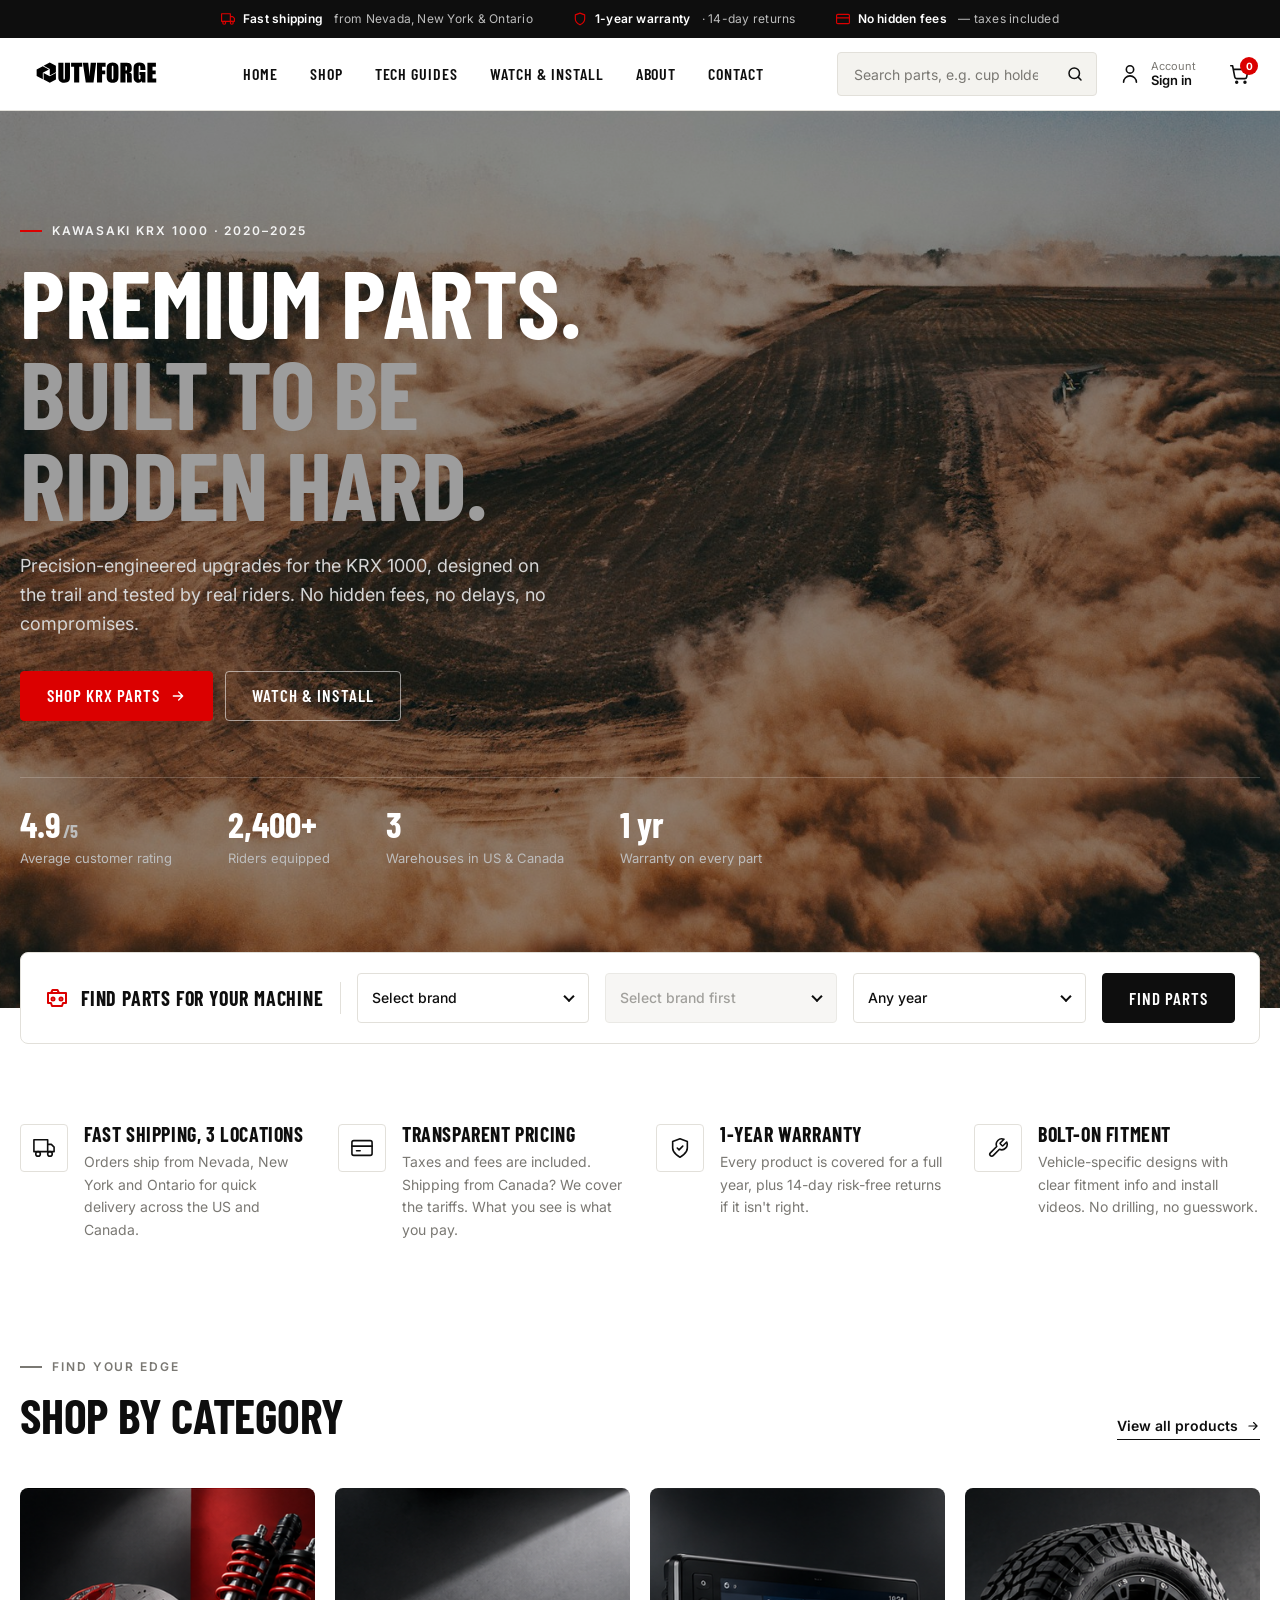
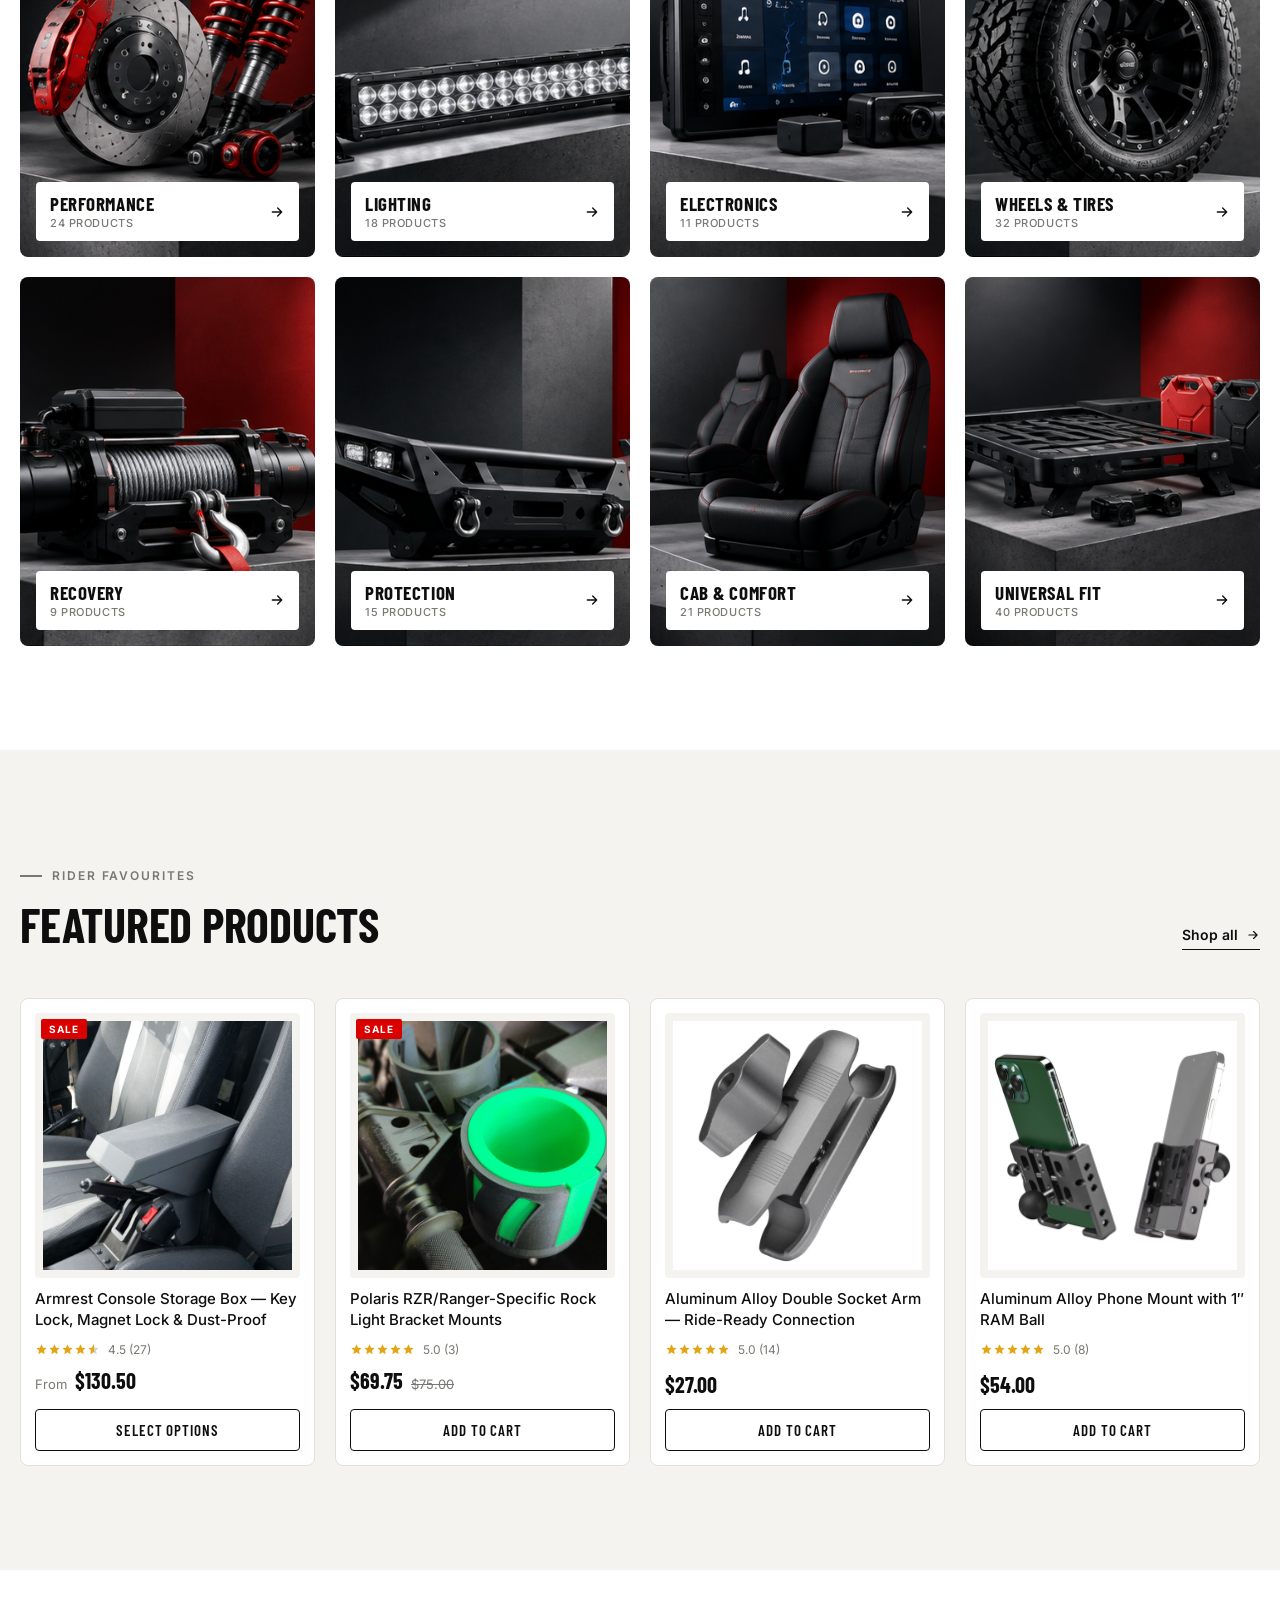
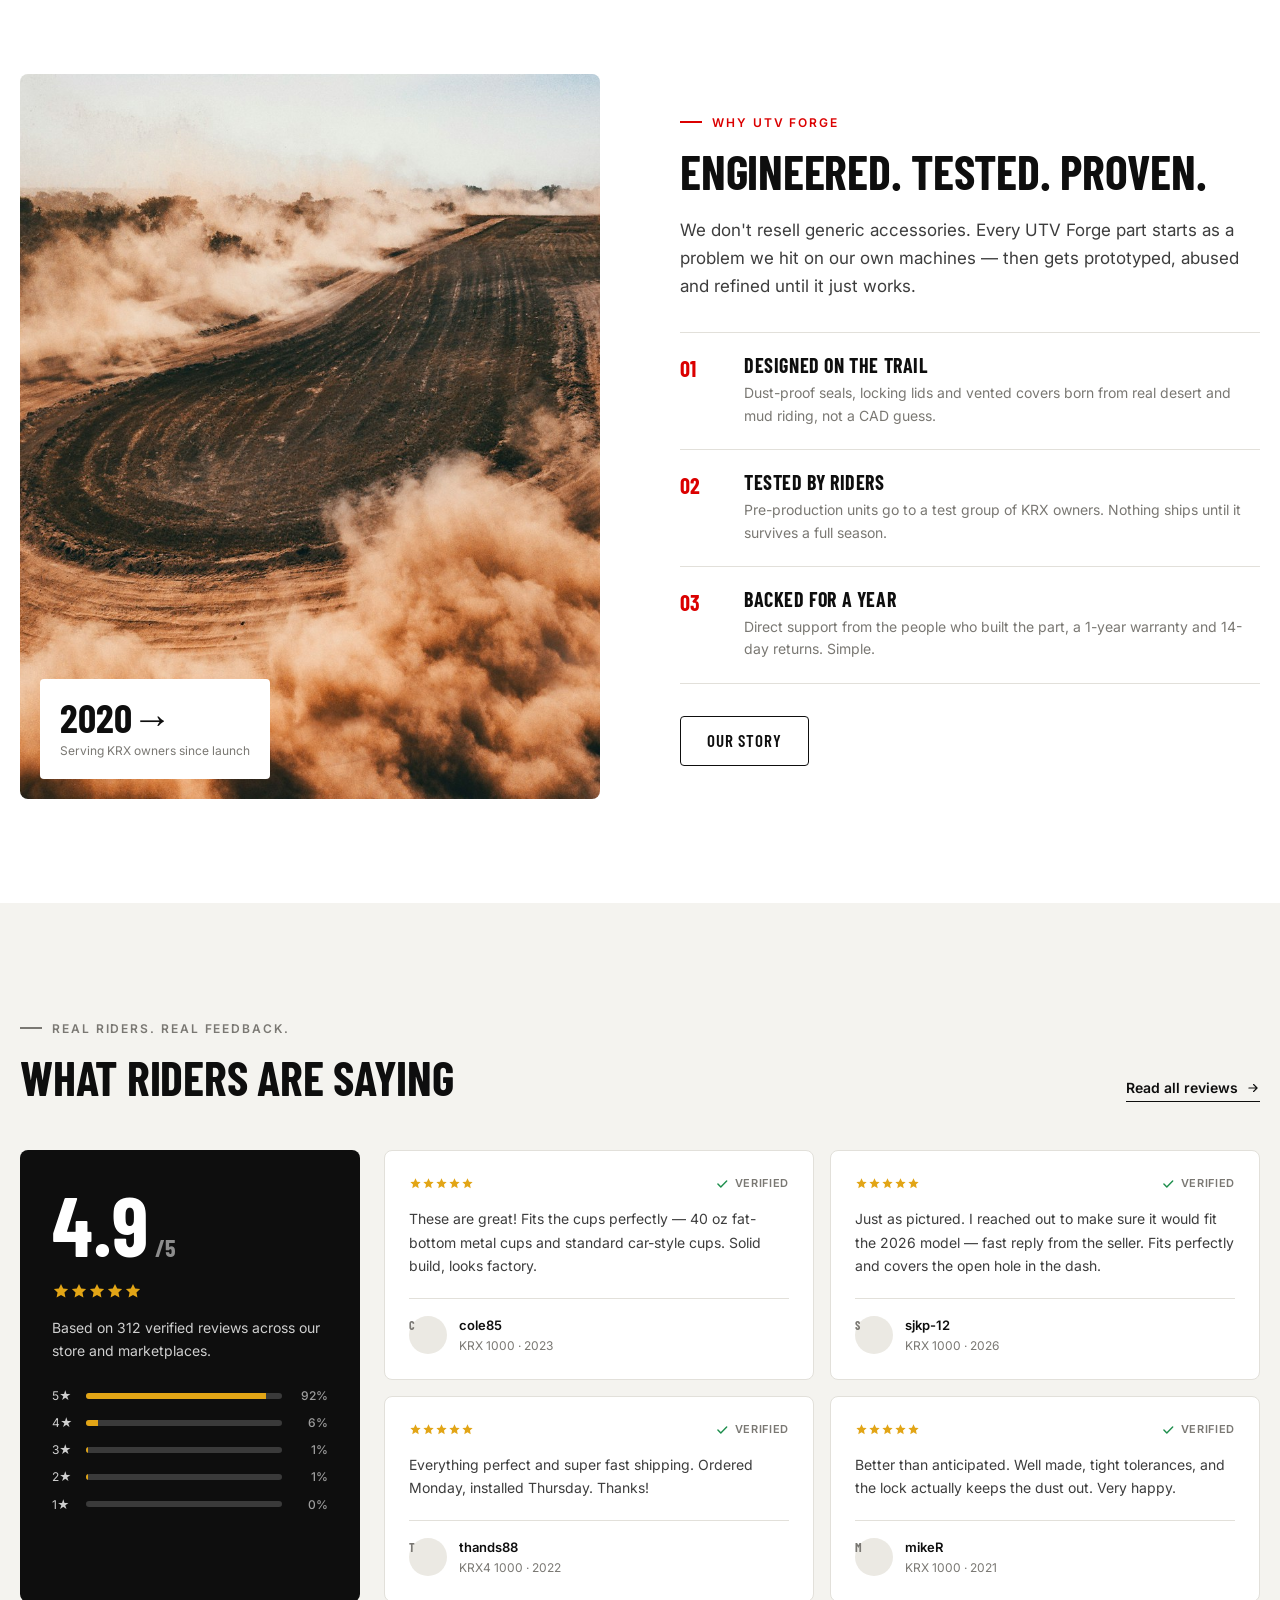
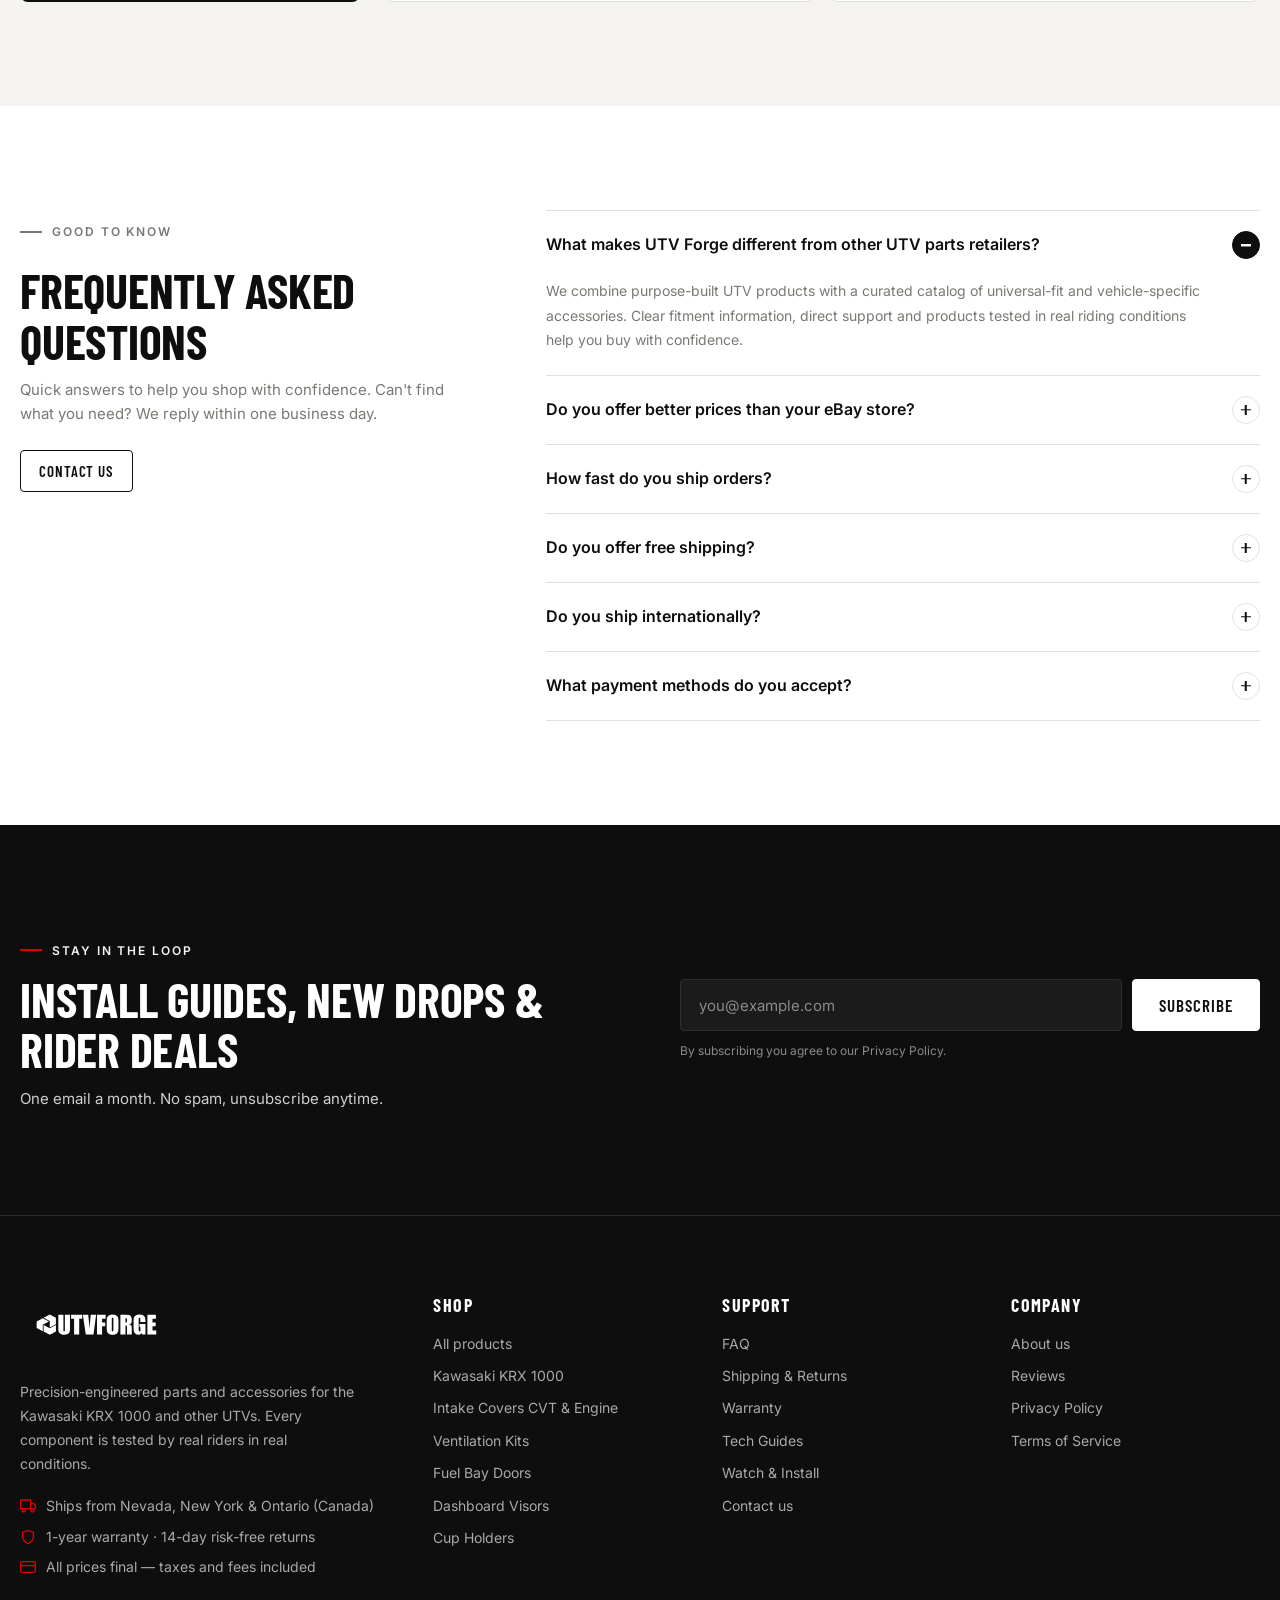
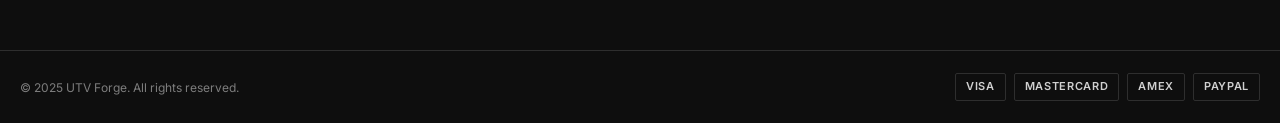
<file: index.html>
<!DOCTYPE html>
<html lang="en">
<head>
    <meta charset="UTF-8">
    <meta name="viewport" content="width=device-width, initial-scale=1.0">
    <title>UTV Forge – Premium Kawasaki KRX 1000 Parts &amp; UTV Accessories</title>
    <meta name="description" content="Precision-engineered parts and accessories for the Kawasaki KRX 1000 and other UTVs. Transparent pricing, fast shipping from 3 locations, 1-year warranty and 14-day returns.">
    <meta name="theme-color" content="#0e0e0e">
    <link rel="icon" type="image/svg+xml" href="assets/images/logo.svg">

    <meta property="og:type" content="website">
    <meta property="og:site_name" content="UTV Forge">
    <meta property="og:title" content="UTV Forge – Premium Kawasaki KRX 1000 Parts &amp; UTV Accessories">
    <meta property="og:description" content="Precision-engineered UTV parts tested by real riders. No hidden fees, fast shipping, 1-year warranty.">
    <meta property="og:image" content="assets/images/hero.jpg">

    <link rel="preconnect" href="https://fonts.googleapis.com">
    <link rel="preconnect" href="https://fonts.gstatic.com" crossorigin>
    <link href="https://fonts.googleapis.com/css2?family=Barlow+Condensed:wght@600;700&family=Inter:wght@400;500;600&display=swap" rel="stylesheet">

    <link rel="stylesheet" href="assets/css/main.css">
</head>

<body>

<div class="topbar">
    <div class="container">
        <span class="topbar__item">
            <svg viewBox="0 0 24 24" aria-hidden="true"><path d="M1 3h15v13H1zM16 8h4l3 3v5h-7V8z"/><circle cx="5.5" cy="18.5" r="2.5"/><circle cx="18.5" cy="18.5" r="2.5"/></svg>
            <strong>Fast shipping</strong>&nbsp;from Nevada, New York &amp; Ontario
        </span>
        <span class="topbar__item">
            <svg viewBox="0 0 24 24" aria-hidden="true"><path d="M12 22s8-4 8-10V5l-8-3-8 3v7c0 6 8 10 8 10z"/></svg>
            <strong>1-year warranty</strong>&nbsp;· 14-day returns
        </span>
        <span class="topbar__item">
            <svg viewBox="0 0 24 24" aria-hidden="true"><rect x="1" y="4" width="22" height="16" rx="2"/><path d="M1 10h22"/></svg>
            <strong>No hidden fees</strong>&nbsp;— taxes included
        </span>
    </div>
</div>

<header class="site-header">
    <div class="container site-header__inner">

        <button type="button" class="nav-toggle" aria-label="Open menu" aria-expanded="false" aria-controls="siteNav">
            <span></span><span></span><span></span>
        </button>

        <a href="index.html" class="site-logo" aria-label="UTV Forge home">
            <img src="assets/images/logo.svg" alt="UTV Forge" width="150" height="60">
        </a>

        <nav class="site-nav" id="siteNav" aria-label="Main navigation">
            <div class="site-nav__head">
                <img src="assets/images/logo.svg" alt="UTV Forge" width="120" height="48">
                <button type="button" class="site-nav__close" aria-label="Close menu">
                    <svg viewBox="0 0 24 24" aria-hidden="true"><path d="M6 6l12 12M18 6L6 18"/></svg>
                </button>
            </div>

            <ul class="site-nav__list">
                <li><div class="site-nav__row"><a href="index.html">Home</a></div></li>
                <li class="has-mega">
                    <div class="site-nav__row">
                        <a href="shop.html">Shop</a>
                        <button type="button" class="site-nav__toggle" aria-label="Toggle Shop submenu" aria-expanded="false">
                            <svg viewBox="0 0 24 24" aria-hidden="true"><path d="M6 9l6 6 6-6"/></svg>
                        </button>
                    </div>
                    <div class="mega">
                        <div class="container mega__grid">
                            <div class="mega__col">
                                <h4>Compatible model</h4>
                                <ul>
                                    <li><a href="shop.html?brand=kawasaki">Kawasaki</a></li>
                                    <li><a href="shop.html?brand=kawasaki&amp;model=krx-1000">KRX 1000</a></li>
                                    <li><a href="shop.html?brand=kawasaki&amp;model=krx4-1000">KRX4 1000</a></li>
                                    <li><a href="shop.html?brand=polaris">Polaris</a></li>
                                    <li><a href="shop.html?brand=can-am">Can-Am</a></li>
                                </ul>
                            </div>
                            <div class="mega__col">
                                <h4>Compatible year</h4>
                                <ul>
                                    <li><a href="shop.html?year=2025">2025</a></li>
                                    <li><a href="shop.html?year=2024">2024</a></li>
                                    <li><a href="shop.html?year=2023">2023</a></li>
                                    <li><a href="shop.html?year=2022">2022</a></li>
                                    <li><a href="shop.html?year=2021">2021</a></li>
                                    <li><a href="shop.html?year=2020">2020</a></li>
                                </ul>
                            </div>
                            <div class="mega__col">
                                <h4>Categories</h4>
                                <ul>
                                    <li><a href="shop.html?cat=intake">Intake Cover CVT &amp; Engine</a></li>
                                    <li><a href="shop.html?cat=ventilation">Ventilation Kits</a></li>
                                    <li><a href="shop.html?cat=fuel-bay">Fuel Bay Doors</a></li>
                                    <li><a href="shop.html?cat=visors">Dashboard Visors</a></li>
                                    <li><a href="shop.html?cat=cup-holders">Cup Holders</a></li>
                                    <li><a href="shop.html?cat=cubby-doors">Central Cubby Doors</a></li>
                                </ul>
                            </div>
                            <a href="shop.html" class="mega__promo">
                                <img src="assets/images/category-7.png" alt="" loading="lazy" width="600" height="600">
                                <span>Shop all KRX parts →</span>
                            </a>
                        </div>
                    </div>
                </li>
                <li><div class="site-nav__row"><a href="#">Tech Guides</a></div></li>
                <li><div class="site-nav__row"><a href="#">Watch &amp; Install</a></div></li>
                <li><div class="site-nav__row"><a href="#">About</a></div></li>
                <li><div class="site-nav__row"><a href="#">Contact</a></div></li>
            </ul>

            <div class="site-nav__foot">
                <a href="#"><svg viewBox="0 0 24 24" aria-hidden="true"><path d="M5 21a7 7 0 0 1 14 0M16 7a4 4 0 1 1-8 0 4 4 0 0 1 8 0z"/></svg>Sign in / Register</a>
                <a href="#"><svg viewBox="0 0 24 24" aria-hidden="true"><path d="M22 16.9v3a2 2 0 0 1-2.2 2 19.8 19.8 0 0 1-8.6-3.1 19.5 19.5 0 0 1-6-6A19.8 19.8 0 0 1 2.1 4.2 2 2 0 0 1 4.1 2h3a2 2 0 0 1 2 1.7c.1.9.4 1.8.7 2.7a2 2 0 0 1-.5 2.1L8 9.8a16 16 0 0 0 6 6l1.3-1.3a2 2 0 0 1 2.1-.4c.9.3 1.8.6 2.7.7a2 2 0 0 1 1.9 2z"/></svg>Contact support</a>
            </div>
        </nav>

        <div class="site-header__actions">
            <form class="site-search" role="search" action="shop.html" method="get">
                <label for="siteSearch" class="sr-only">Search parts</label>
                <input type="search" id="siteSearch" name="s" placeholder="Search parts, e.g. cup holder" autocomplete="off">
                <button type="submit" aria-label="Search"><svg viewBox="0 0 24 24" aria-hidden="true"><circle cx="11" cy="11" r="7"/><path d="M20 20l-3.5-3.5"/></svg></button>
            </form>
            <button type="button" class="icon-btn search-toggle" aria-label="Search">
                <svg viewBox="0 0 24 24" aria-hidden="true"><circle cx="11" cy="11" r="7"/><path d="M20 20l-3.5-3.5"/></svg>
            </button>
            <a href="#" class="icon-btn icon-btn--labelled">
                <svg viewBox="0 0 24 24" aria-hidden="true"><path d="M5 21a7 7 0 0 1 14 0M16 7a4 4 0 1 1-8 0 4 4 0 0 1 8 0z"/></svg>
                <span class="icon-btn__label"><small>Account</small><strong>Sign in</strong></span>
            </a>
            <button type="button" class="icon-btn cart-btn" aria-label="Cart, 0 items">
                <svg viewBox="0 0 24 24" aria-hidden="true"><path d="M3 3h2l2.4 12.4a2 2 0 0 0 2 1.6h8.9a2 2 0 0 0 2-1.5L22 7H6"/><circle cx="9.5" cy="21" r="1"/><circle cx="18.5" cy="21" r="1"/></svg>
                <span class="cart-btn__count">0</span>
            </button>
        </div>

        <form class="site-search site-search--mobile" role="search" action="shop.html" method="get">
            <label for="siteSearchMobile" class="sr-only">Search parts</label>
            <input type="search" id="siteSearchMobile" name="s" placeholder="Search parts…" autocomplete="off">
            <button type="submit" aria-label="Search"><svg viewBox="0 0 24 24" aria-hidden="true"><circle cx="11" cy="11" r="7"/><path d="M20 20l-3.5-3.5"/></svg></button>
        </form>

    </div>
</header>
<div class="nav-overlay"></div>

<main>

    <!-- HERO -->
    <section class="hero" aria-labelledby="hero-title">
        <img class="hero__bg" src="assets/images/hero.jpg" alt="" width="1920" height="1080" fetchpriority="high">
        <div class="container hero__inner">
            <p class="eyebrow eyebrow--light">Kawasaki KRX 1000 · 2020–2025</p>
            <h1 class="hero__title" id="hero-title">Premium parts.<br><span>Built to be ridden hard.</span></h1>
            <p class="hero__lead">Precision-engineered upgrades for the KRX 1000, designed on the trail and tested by real riders. No hidden fees, no delays, no compromises.</p>
            <div class="hero__actions">
                <a href="shop.html" class="btn btn--accent">
                    Shop KRX parts
                    <svg viewBox="0 0 24 24" fill="none" stroke="currentColor" stroke-width="2" stroke-linecap="round" stroke-linejoin="round" aria-hidden="true"><path d="M5 12h14M13 6l6 6-6 6"/></svg>
                </a>
                <a href="#" class="btn btn--ghost-light">Watch &amp; Install</a>
            </div>
            <ul class="hero__stats" aria-label="Key figures">
                <li><strong>4.9<small>/5</small></strong><span>Average customer rating</span></li>
                <li><strong>2,400+</strong><span>Riders equipped</span></li>
                <li><strong>3</strong><span>Warehouses in US &amp; Canada</span></li>
                <li><strong>1 yr</strong><span>Warranty on every part</span></li>
            </ul>
        </div>
    </section>

    <!-- FITMENT FINDER -->
    <section class="finder" aria-label="Find parts for your vehicle">
        <div class="container">
            <form class="finder__form" action="shop.html" method="get">
                <div class="finder__title">
                    <svg viewBox="0 0 24 24" aria-hidden="true"><path d="M14 7l-1.5-3h-5L6 7H3v10h3l1 3h10l1-3h3V7h-3zM7 7h10"/><circle cx="8" cy="13" r="1.5"/><circle cx="16" cy="13" r="1.5"/></svg>
                    <span>Find parts for your machine</span>
                </div>
                <div class="finder__field">
                    <label for="finderBrand" class="sr-only">Brand</label>
                    <select id="finderBrand" name="brand">
                        <option value="">Select brand</option>
                        <option value="kawasaki">Kawasaki</option>
                        <option value="polaris">Polaris</option>
                        <option value="can-am">Can-Am</option>
                        <option value="honda">Honda</option>
                        <option value="yamaha">Yamaha</option>
                    </select>
                </div>
                <div class="finder__field">
                    <label for="finderModel" class="sr-only">Model</label>
                    <select id="finderModel" name="model" disabled>
                        <option value="">Select brand first</option>
                    </select>
                </div>
                <div class="finder__field">
                    <label for="finderYear" class="sr-only">Year</label>
                    <select id="finderYear" name="year">
                        <option value="">Any year</option>
                        <option value="2025">2025</option>
                        <option value="2024">2024</option>
                        <option value="2023">2023</option>
                        <option value="2022">2022</option>
                        <option value="2021">2021</option>
                        <option value="2020">2020</option>
                    </select>
                </div>
                <button type="submit" class="btn btn--primary">Find parts</button>
            </form>
        </div>
    </section>

    <!-- FEATURES -->
    <section class="features" aria-label="Why buy from UTV Forge">
        <div class="container features__grid">
            <div class="feature">
                <span class="feature__icon"><svg viewBox="0 0 24 24" aria-hidden="true"><path d="M1 3h15v13H1zM16 8h4l3 3v5h-7V8z"/><circle cx="5.5" cy="18.5" r="2.5"/><circle cx="18.5" cy="18.5" r="2.5"/></svg></span>
                <div>
                    <h3>Fast shipping, 3 locations</h3>
                    <p>Orders ship from Nevada, New York and Ontario for quick delivery across the US and Canada.</p>
                </div>
            </div>
            <div class="feature">
                <span class="feature__icon"><svg viewBox="0 0 24 24" aria-hidden="true"><rect x="1" y="4" width="22" height="16" rx="2"/><path d="M1 10h22M6 15h4"/></svg></span>
                <div>
                    <h3>Transparent pricing</h3>
                    <p>Taxes and fees are included. Shipping from Canada? We cover the tariffs. What you see is what you pay.</p>
                </div>
            </div>
            <div class="feature">
                <span class="feature__icon"><svg viewBox="0 0 24 24" aria-hidden="true"><path d="M12 22s8-4 8-10V5l-8-3-8 3v7c0 6 8 10 8 10z"/><path d="M9 12l2 2 4-4"/></svg></span>
                <div>
                    <h3>1-year warranty</h3>
                    <p>Every product is covered for a full year, plus 14-day risk-free returns if it isn't right.</p>
                </div>
            </div>
            <div class="feature">
                <span class="feature__icon"><svg viewBox="0 0 24 24" aria-hidden="true"><path d="M14.7 6.3a1 1 0 0 0 0 1.4l1.6 1.6a1 1 0 0 0 1.4 0l3.8-3.8a6 6 0 0 1-7.9 7.9l-6.9 6.9a2.1 2.1 0 0 1-3-3l6.9-6.9a6 6 0 0 1 7.9-7.9z"/></svg></span>
                <div>
                    <h3>Bolt-on fitment</h3>
                    <p>Vehicle-specific designs with clear fitment info and install videos. No drilling, no guesswork.</p>
                </div>
            </div>
        </div>
    </section>

    <!-- CATEGORIES -->
    <section class="section" aria-labelledby="cat-title">
        <div class="container">
            <div class="section-head">
                <div class="section-head__text">
                    <p class="eyebrow">Find your edge</p>
                    <h2 class="section__title" id="cat-title">Shop by category</h2>
                </div>
                <a href="shop.html" class="text-link">View all products <svg viewBox="0 0 24 24" fill="none" stroke="currentColor" stroke-width="2" stroke-linecap="round" stroke-linejoin="round" aria-hidden="true"><path d="M5 12h14M13 6l6 6-6 6"/></svg></a>
            </div>

            <div class="categories">
                <a href="shop.html?cat=performance" class="category">
                    <img src="assets/images/category-7.png" alt="Performance parts: brake discs and coilover shocks" width="600" height="750" loading="lazy">
                    <span class="category__label"><strong>Performance<small>24 products</small></strong><svg viewBox="0 0 24 24" aria-hidden="true"><path d="M5 12h14M13 6l6 6-6 6"/></svg></span>
                </a>
                <a href="shop.html?cat=lighting" class="category">
                    <img src="assets/images/category-1.png" alt="LED light bar" width="600" height="750" loading="lazy">
                    <span class="category__label"><strong>Lighting<small>18 products</small></strong><svg viewBox="0 0 24 24" aria-hidden="true"><path d="M5 12h14M13 6l6 6-6 6"/></svg></span>
                </a>
                <a href="shop.html?cat=electronics" class="category">
                    <img src="assets/images/category-6.png" alt="In-dash touchscreen display and speakers" width="600" height="750" loading="lazy">
                    <span class="category__label"><strong>Electronics<small>11 products</small></strong><svg viewBox="0 0 24 24" aria-hidden="true"><path d="M5 12h14M13 6l6 6-6 6"/></svg></span>
                </a>
                <a href="shop.html?cat=wheels-tires" class="category">
                    <img src="assets/images/category-2.png" alt="Off-road wheel and tire" width="600" height="750" loading="lazy">
                    <span class="category__label"><strong>Wheels &amp; Tires<small>32 products</small></strong><svg viewBox="0 0 24 24" aria-hidden="true"><path d="M5 12h14M13 6l6 6-6 6"/></svg></span>
                </a>
                <a href="shop.html?cat=recovery" class="category">
                    <img src="assets/images/category-3.png" alt="Recovery winch" width="600" height="750" loading="lazy">
                    <span class="category__label"><strong>Recovery<small>9 products</small></strong><svg viewBox="0 0 24 24" aria-hidden="true"><path d="M5 12h14M13 6l6 6-6 6"/></svg></span>
                </a>
                <a href="shop.html?cat=protection" class="category">
                    <img src="assets/images/category-4.png" alt="Skid plate and protection parts" width="600" height="750" loading="lazy">
                    <span class="category__label"><strong>Protection<small>15 products</small></strong><svg viewBox="0 0 24 24" aria-hidden="true"><path d="M5 12h14M13 6l6 6-6 6"/></svg></span>
                </a>
                <a href="shop.html?cat=cab-comfort" class="category">
                    <img src="assets/images/category-5.png" alt="Cab and comfort accessories" width="600" height="750" loading="lazy">
                    <span class="category__label"><strong>Cab &amp; Comfort<small>21 products</small></strong><svg viewBox="0 0 24 24" aria-hidden="true"><path d="M5 12h14M13 6l6 6-6 6"/></svg></span>
                </a>
                <a href="shop.html" class="category">
                    <img src="assets/images/category-8.png" alt="Universal fit accessories" width="600" height="750" loading="lazy">
                    <span class="category__label"><strong>Universal Fit<small>40 products</small></strong><svg viewBox="0 0 24 24" aria-hidden="true"><path d="M5 12h14M13 6l6 6-6 6"/></svg></span>
                </a>
            </div>
        </div>
    </section>

    <!-- FEATURED PRODUCTS -->
    <section class="section section--paper" aria-labelledby="featured-title">
        <div class="container">
            <div class="section-head">
                <div class="section-head__text">
                    <p class="eyebrow">Rider favourites</p>
                    <h2 class="section__title" id="featured-title">Featured products</h2>
                </div>
                <a href="shop.html" class="text-link">Shop all <svg viewBox="0 0 24 24" fill="none" stroke="currentColor" stroke-width="2" stroke-linecap="round" stroke-linejoin="round" aria-hidden="true"><path d="M5 12h14M13 6l6 6-6 6"/></svg></a>
            </div>

            <div class="products">
                <div class="product">
                    <a href="product.html" class="woocommerce-LoopProduct-link">
                        <span class="onsale">Sale</span>
                        <img src="assets/images/product/01-3-600x600.jpg" alt="Armrest Console Storage Box for Kawasaki KRX 1000" width="600" height="600" loading="lazy">
                        <span class="woocommerce-loop-product__title">Armrest Console Storage Box — Key Lock, Magnet Lock &amp; Dust-Proof</span>
                        <span class="woocommerce-rating"><span class="star-rating" role="img" aria-label="Rated 4.5 out of 5"><span style="width:90%"></span></span>4.5 (27)</span>
                        <span class="price"><span aria-hidden="true">From</span> <ins>$130.50</ins></span>
                    </a>
                    <a href="product.html" class="button add_to_cart_button">Select options</a>
                </div>
                <div class="product">
                    <a href="product.html" class="woocommerce-LoopProduct-link">
                        <span class="onsale">Sale</span>
                        <img src="assets/images/product/02-600x600.jpg" alt="Polaris RZR/Ranger-Specific Rock Light Bracket Mounts" width="600" height="600" loading="lazy">
                        <span class="woocommerce-loop-product__title">Polaris RZR/Ranger-Specific Rock Light Bracket Mounts</span>
                        <span class="woocommerce-rating"><span class="star-rating" role="img" aria-label="Rated 5 out of 5"><span style="width:100%"></span></span>5.0 (3)</span>
                        <span class="price"><ins>$69.75</ins><del>$75.00</del></span>
                    </a>
                    <a href="product.html" class="button add_to_cart_button">Add to cart</a>
                </div>
                <div class="product">
                    <a href="product.html" class="woocommerce-LoopProduct-link">
                        <img src="assets/images/product/db60-01-600x600.jpg" alt="Aluminum Alloy Double Socket Arm" width="600" height="600" loading="lazy">
                        <span class="woocommerce-loop-product__title">Aluminum Alloy Double Socket Arm — Ride-Ready Connection</span>
                        <span class="woocommerce-rating"><span class="star-rating" role="img" aria-label="Rated 5 out of 5"><span style="width:100%"></span></span>5.0 (14)</span>
                        <span class="price"><span class="woocommerce-Price-amount">$27.00</span></span>
                    </a>
                    <a href="product.html" class="button add_to_cart_button">Add to cart</a>
                </div>
                <div class="product">
                    <a href="product.html" class="woocommerce-LoopProduct-link">
                        <img src="assets/images/product/cpc-07-01.jpg" alt="Aluminum Alloy Phone Mount with 1-inch RAM Ball" width="600" height="600" loading="lazy">
                        <span class="woocommerce-loop-product__title">Aluminum Alloy Phone Mount with 1″ RAM Ball</span>
                        <span class="woocommerce-rating"><span class="star-rating" role="img" aria-label="Rated 5 out of 5"><span style="width:100%"></span></span>5.0 (8)</span>
                        <span class="price"><span class="woocommerce-Price-amount">$54.00</span></span>
                    </a>
                    <a href="product.html" class="button add_to_cart_button">Add to cart</a>
                </div>
            </div>
        </div>
    </section>

    <!-- STORY -->
    <section class="section" aria-labelledby="story-title">
        <div class="container story">
            <div class="story__media">
                <img src="assets/images/hero.jpg" alt="Kawasaki KRX 1000 on a desert trail" width="900" height="1125" loading="lazy">
                <div class="story__badge"><strong>2020→</strong><span>Serving KRX owners since launch</span></div>
            </div>
            <div class="story__text">
                <p class="eyebrow">Why UTV Forge</p>
                <h2 class="section__title" id="story-title">Engineered. Tested. Proven.</h2>
                <p class="lead">We don't resell generic accessories. Every UTV Forge part starts as a problem we hit on our own machines — then gets prototyped, abused and refined until it just works.</p>
                <div class="story__list">
                    <div class="story__item">
                        <span>01</span>
                        <div>
                            <h3>Designed on the trail</h3>
                            <p>Dust-proof seals, locking lids and vented covers born from real desert and mud riding, not a CAD guess.</p>
                        </div>
                    </div>
                    <div class="story__item">
                        <span>02</span>
                        <div>
                            <h3>Tested by riders</h3>
                            <p>Pre-production units go to a test group of KRX owners. Nothing ships until it survives a full season.</p>
                        </div>
                    </div>
                    <div class="story__item">
                        <span>03</span>
                        <div>
                            <h3>Backed for a year</h3>
                            <p>Direct support from the people who built the part, a 1-year warranty and 14-day returns. Simple.</p>
                        </div>
                    </div>
                </div>
                <div class="story__cta">
                    <a href="#" class="btn btn--outline">Our story</a>
                </div>
            </div>
        </div>
    </section>

    <!-- REVIEWS -->
    <section class="section section--paper" aria-labelledby="reviews-title">
        <div class="container">
            <div class="section-head">
                <div class="section-head__text">
                    <p class="eyebrow">Real riders. Real feedback.</p>
                    <h2 class="section__title" id="reviews-title">What riders are saying</h2>
                </div>
                <a href="#" class="text-link">Read all reviews <svg viewBox="0 0 24 24" fill="none" stroke="currentColor" stroke-width="2" stroke-linecap="round" stroke-linejoin="round" aria-hidden="true"><path d="M5 12h14M13 6l6 6-6 6"/></svg></a>
            </div>

            <div class="reviews">
                <aside class="reviews__summary">
                    <div class="reviews__score">4.9<small>/5</small></div>
                    <span class="star-rating" role="img" aria-label="Rated 4.9 out of 5"><span style="width:98%"></span></span>
                    <p>Based on 312 verified reviews across our store and marketplaces.</p>
                    <div class="reviews__bars" aria-hidden="true">
                        <div class="reviews__bar"><span>5★</span><i style="--w:92%"></i><b>92%</b></div>
                        <div class="reviews__bar"><span>4★</span><i style="--w:6%"></i><b>6%</b></div>
                        <div class="reviews__bar"><span>3★</span><i style="--w:1%"></i><b>1%</b></div>
                        <div class="reviews__bar"><span>2★</span><i style="--w:1%"></i><b>1%</b></div>
                        <div class="reviews__bar"><span>1★</span><i style="--w:0%"></i><b>0%</b></div>
                    </div>
                </aside>

                <div class="reviews__grid">
                    <article class="review">
                        <div class="review__head">
                            <span class="star-rating" role="img" aria-label="5 out of 5 stars"><span style="width:100%"></span></span>
                            <span class="review__verified"><svg viewBox="0 0 24 24" aria-hidden="true"><path d="M5 12l5 5L20 7"/></svg>Verified</span>
                        </div>
                        <p class="review__text">These are great! Fits the cups perfectly — 40 oz fat-bottom metal cups and standard car-style cups. Solid build, looks factory.</p>
                        <div class="review__meta"><span class="review__avatar">C</span><div><strong>cole85</strong><span>KRX 1000 · 2023</span></div></div>
                    </article>
                    <article class="review">
                        <div class="review__head">
                            <span class="star-rating" role="img" aria-label="5 out of 5 stars"><span style="width:100%"></span></span>
                            <span class="review__verified"><svg viewBox="0 0 24 24" aria-hidden="true"><path d="M5 12l5 5L20 7"/></svg>Verified</span>
                        </div>
                        <p class="review__text">Just as pictured. I reached out to make sure it would fit the 2026 model — fast reply from the seller. Fits perfectly and covers the open hole in the dash.</p>
                        <div class="review__meta"><span class="review__avatar">S</span><div><strong>sjkp-12</strong><span>KRX 1000 · 2026</span></div></div>
                    </article>
                    <article class="review">
                        <div class="review__head">
                            <span class="star-rating" role="img" aria-label="5 out of 5 stars"><span style="width:100%"></span></span>
                            <span class="review__verified"><svg viewBox="0 0 24 24" aria-hidden="true"><path d="M5 12l5 5L20 7"/></svg>Verified</span>
                        </div>
                        <p class="review__text">Everything perfect and super fast shipping. Ordered Monday, installed Thursday. Thanks!</p>
                        <div class="review__meta"><span class="review__avatar">T</span><div><strong>thands88</strong><span>KRX4 1000 · 2022</span></div></div>
                    </article>
                    <article class="review">
                        <div class="review__head">
                            <span class="star-rating" role="img" aria-label="5 out of 5 stars"><span style="width:100%"></span></span>
                            <span class="review__verified"><svg viewBox="0 0 24 24" aria-hidden="true"><path d="M5 12l5 5L20 7"/></svg>Verified</span>
                        </div>
                        <p class="review__text">Better than anticipated. Well made, tight tolerances, and the lock actually keeps the dust out. Very happy.</p>
                        <div class="review__meta"><span class="review__avatar">M</span><div><strong>mikeR</strong><span>KRX 1000 · 2021</span></div></div>
                    </article>
                </div>
            </div>
        </div>
    </section>

    <!-- FAQ -->
    <section class="section" aria-labelledby="faq-title">
        <div class="container faq">
            <div class="faq__intro">
                <p class="eyebrow">Good to know</p>
                <h2 class="section__title" id="faq-title">Frequently asked questions</h2>
                <p>Quick answers to help you shop with confidence. Can't find what you need? We reply within one business day.</p>
                <a href="#" class="btn btn--outline btn--sm">Contact us</a>
            </div>
            <div class="faq__list">
                <details class="faq__item" open>
                    <summary>What makes UTV Forge different from other UTV parts retailers?<span class="faq__icon" aria-hidden="true"></span></summary>
                    <div class="faq__answer">We combine purpose-built UTV products with a curated catalog of universal-fit and vehicle-specific accessories. Clear fitment information, direct support and products tested in real riding conditions help you buy with confidence.</div>
                </details>
                <details class="faq__item">
                    <summary>Do you offer better prices than your eBay store?<span class="faq__icon" aria-hidden="true"></span></summary>
                    <div class="faq__answer">Yes. Shopping directly avoids marketplace fees, so we can offer competitive direct pricing together with our full customer-support experience.</div>
                </details>
                <details class="faq__item">
                    <summary>How fast do you ship orders?<span class="faq__icon" aria-hidden="true"></span></summary>
                    <div class="faq__answer">Most stocked products ship within 2–3 business days from Nevada, New York or Ontario. Supplier-fulfilled items may have additional lead time, shown on the product page.</div>
                </details>
                <details class="faq__item">
                    <summary>Do you offer free shipping?<span class="faq__icon" aria-hidden="true"></span></summary>
                    <div class="faq__answer">Standard shipping is included in product pricing. Selected supplier-fulfilled products may carry a clearly disclosed surcharge, calculated in the cart before you pay.</div>
                </details>
                <details class="faq__item">
                    <summary>Do you ship internationally?<span class="faq__icon" aria-hidden="true"></span></summary>
                    <div class="faq__answer">We currently serve Canada and the United States. Contact us before ordering from another country so we can confirm availability and delivery options.</div>
                </details>
                <details class="faq__item">
                    <summary>What payment methods do you accept?<span class="faq__icon" aria-hidden="true"></span></summary>
                    <div class="faq__answer">Visa, Mastercard, American Express and PayPal. All payments are processed securely at checkout — we never store card details.</div>
                </details>
            </div>
        </div>
    </section>

    <!-- NEWSLETTER -->
    <section class="section section--dark" aria-labelledby="nl-title">
        <div class="container newsletter">
            <div>
                <p class="eyebrow eyebrow--light">Stay in the loop</p>
                <h2 class="section__title" id="nl-title">Install guides, new drops &amp; rider deals</h2>
                <p>One email a month. No spam, unsubscribe anytime.</p>
            </div>
            <div>
                <form class="newsletter__form" action="#" method="post">
                    <label for="nlEmail" class="sr-only">Email address</label>
                    <input type="email" id="nlEmail" name="email" placeholder="you@example.com" required>
                    <button type="submit" class="btn btn--light">Subscribe</button>
                </form>
                <small>By subscribing you agree to our Privacy Policy.</small>
            </div>
        </div>
    </section>

</main>

<footer class="footer">
    <div class="container footer__top">
        <div class="footer__brand">
            <a href="index.html" class="footer__logo"><img src="assets/images/logo.svg" alt="UTV Forge" width="150" height="60" loading="lazy"></a>
            <p>Precision-engineered parts and accessories for the Kawasaki KRX 1000 and other UTVs. Every component is tested by real riders in real conditions.</p>
            <ul class="footer__meta">
                <li><svg viewBox="0 0 24 24" aria-hidden="true"><path d="M1 3h15v13H1zM16 8h4l3 3v5h-7V8z"/><circle cx="5.5" cy="18.5" r="2.5"/><circle cx="18.5" cy="18.5" r="2.5"/></svg><span>Ships from Nevada, New York &amp; Ontario (Canada)</span></li>
                <li><svg viewBox="0 0 24 24" aria-hidden="true"><path d="M12 22s8-4 8-10V5l-8-3-8 3v7c0 6 8 10 8 10z"/></svg><span>1-year warranty · 14-day risk-free returns</span></li>
                <li><svg viewBox="0 0 24 24" aria-hidden="true"><rect x="1" y="4" width="22" height="16" rx="2"/><path d="M1 10h22"/></svg><span>All prices final — taxes and fees included</span></li>
            </ul>
        </div>
        <nav aria-labelledby="footer-shop">
            <h3 class="footer__title" id="footer-shop">Shop</h3>
            <ul class="footer__links">
                <li><a href="shop.html">All products</a></li>
                <li><a href="shop.html?brand=kawasaki&amp;model=krx-1000">Kawasaki KRX 1000</a></li>
                <li><a href="shop.html?cat=intake">Intake Covers CVT &amp; Engine</a></li>
                <li><a href="shop.html?cat=ventilation">Ventilation Kits</a></li>
                <li><a href="shop.html?cat=fuel-bay">Fuel Bay Doors</a></li>
                <li><a href="shop.html?cat=visors">Dashboard Visors</a></li>
                <li><a href="shop.html?cat=cup-holders">Cup Holders</a></li>
            </ul>
        </nav>
        <nav aria-labelledby="footer-support">
            <h3 class="footer__title" id="footer-support">Support</h3>
            <ul class="footer__links">
                <li><a href="index.html#faq-title">FAQ</a></li>
                <li><a href="#">Shipping &amp; Returns</a></li>
                <li><a href="#">Warranty</a></li>
                <li><a href="#">Tech Guides</a></li>
                <li><a href="#">Watch &amp; Install</a></li>
                <li><a href="#">Contact us</a></li>
            </ul>
        </nav>
        <nav aria-labelledby="footer-company">
            <h3 class="footer__title" id="footer-company">Company</h3>
            <ul class="footer__links">
                <li><a href="#">About us</a></li>
                <li><a href="#">Reviews</a></li>
                <li><a href="#">Privacy Policy</a></li>
                <li><a href="#">Terms of Service</a></li>
            </ul>
        </nav>
    </div>
    <div class="footer__bottom">
        <div class="container">
            <p class="footer__copy">© 2025 UTV Forge. All rights reserved.</p>
            <ul class="footer__payments" aria-label="Accepted payment methods">
                <li>Visa</li><li>Mastercard</li><li>Amex</li><li>PayPal</li>
            </ul>
        </div>
    </div>
</footer>

<script src="assets/js/app.js"></script>
</body>
</html>
</file>
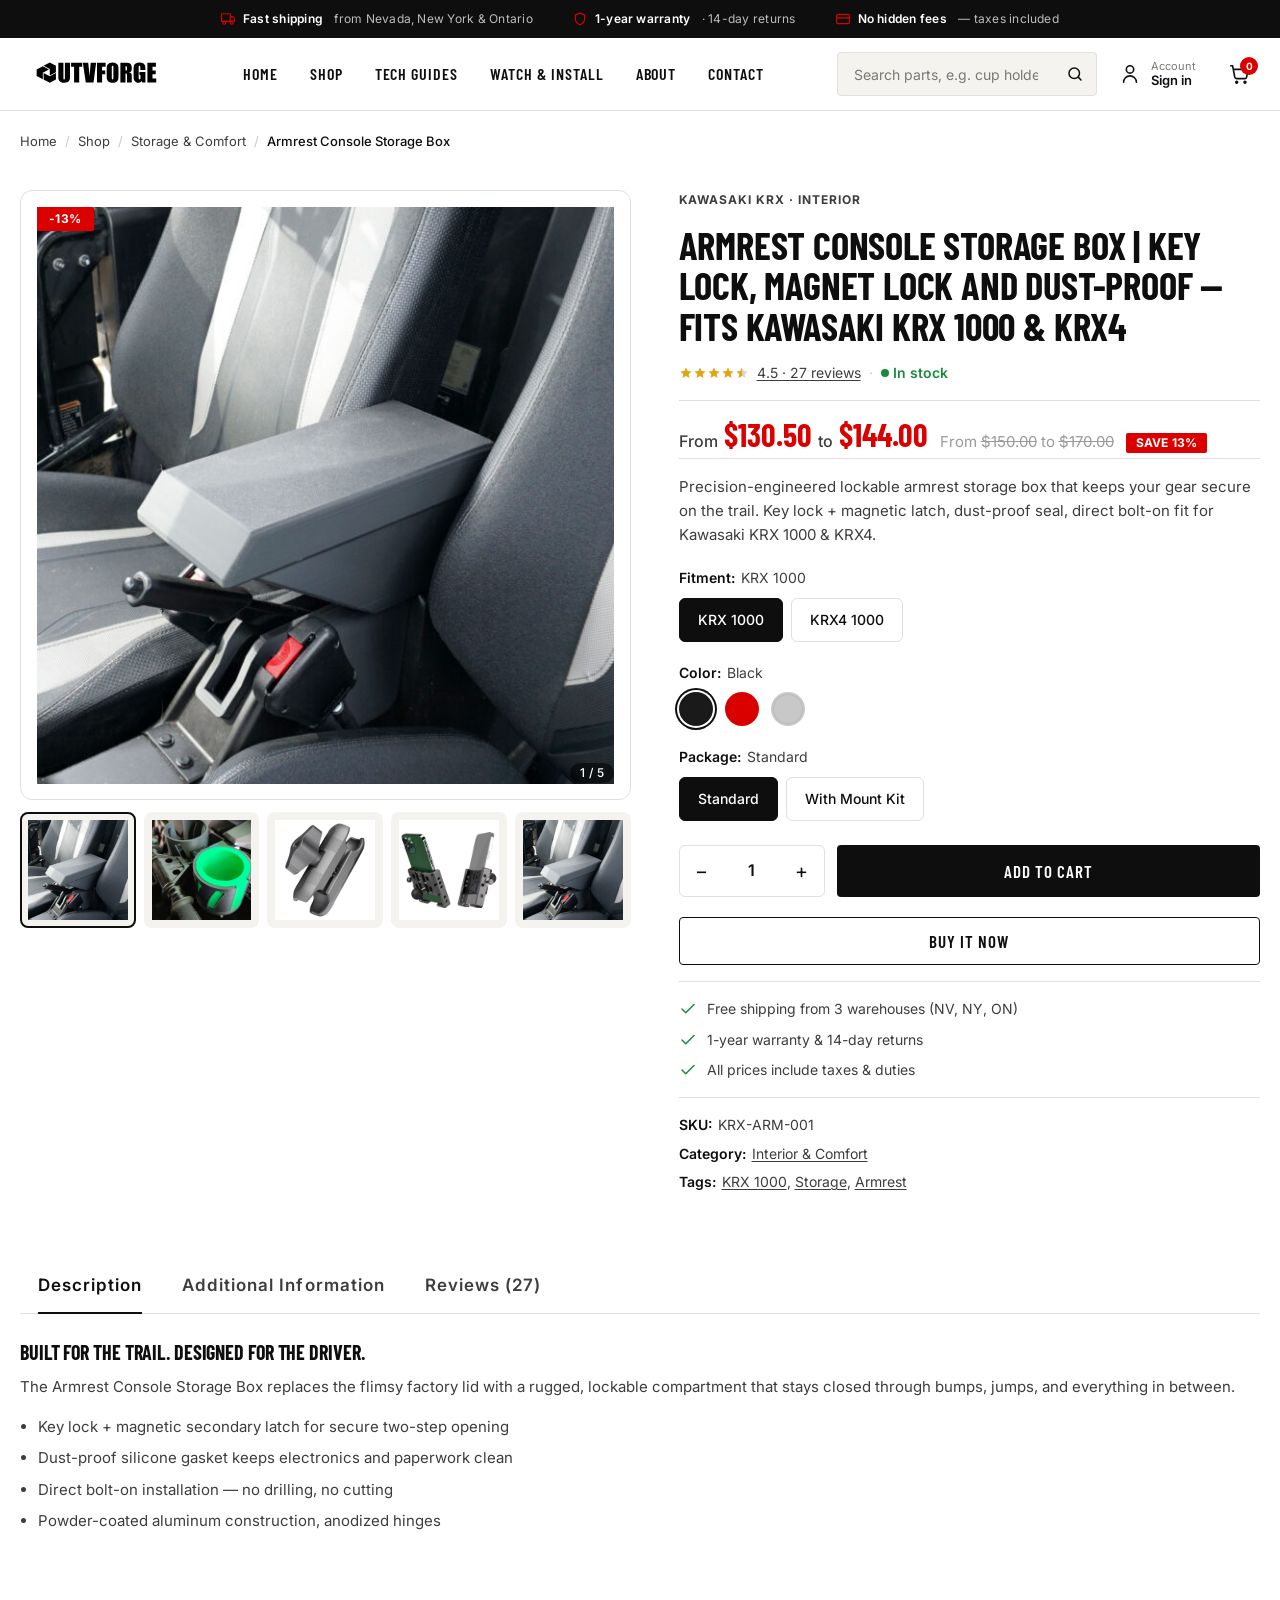
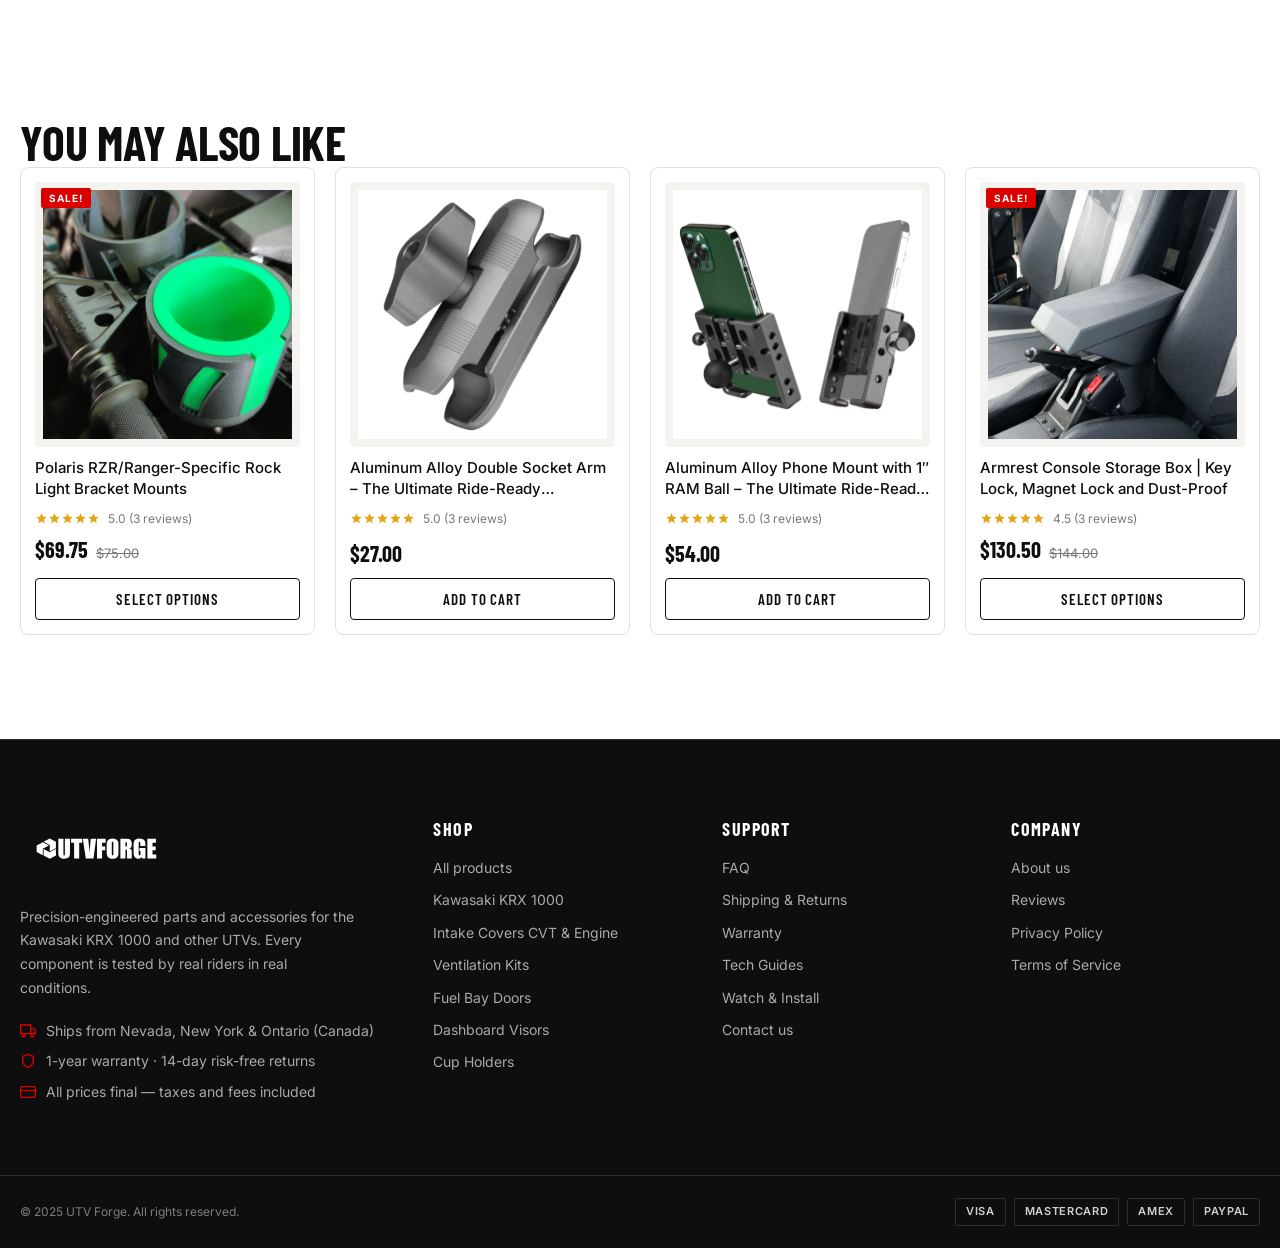
<file: product.html>
<!DOCTYPE html>
<html lang="en">
<head>
    <meta charset="UTF-8">
    <meta name="viewport" content="width=device-width, initial-scale=1.0">
    <title>Armrest Console Storage Box for Kawasaki KRX 1000 &amp; KRX4 | UTV Forge</title>
    <meta name="description" content="Lockable armrest console storage box for Kawasaki KRX 1000 and KRX4. Key lock, magnetic latch, dust-proof seal, direct bolt-on fit. 1-year warranty, fast shipping.">
    <meta name="theme-color" content="#111111">
    <link rel="icon" type="image/svg+xml" href="assets/images/logo.svg">

    <meta property="og:type" content="product">
    <meta property="og:site_name" content="UTV Forge">
    <meta property="og:title" content="Armrest Console Storage Box for Kawasaki KRX 1000 &amp; KRX4">
    <meta property="og:description" content="Key lock + magnetic latch, dust-proof seal, direct bolt-on fit. From $130.50.">

    <link rel="preconnect" href="https://fonts.googleapis.com">
    <link rel="preconnect" href="https://fonts.gstatic.com" crossorigin>
    <link href="https://fonts.googleapis.com/css2?family=Barlow+Condensed:wght@600;700&family=Inter:wght@400;500;600&display=swap" rel="stylesheet">

    <link rel="stylesheet" href="assets/css/main.css">
    <link rel="stylesheet" href="assets/css/product.css">
</head>

<body class="woocommerce single-product">

<div class="topbar">
    <div class="container">
        <span class="topbar__item">
            <svg viewBox="0 0 24 24" aria-hidden="true"><path d="M1 3h15v13H1zM16 8h4l3 3v5h-7V8z"/><circle cx="5.5" cy="18.5" r="2.5"/><circle cx="18.5" cy="18.5" r="2.5"/></svg>
            <strong>Fast shipping</strong>&nbsp;from Nevada, New York &amp; Ontario
        </span>
        <span class="topbar__item">
            <svg viewBox="0 0 24 24" aria-hidden="true"><path d="M12 22s8-4 8-10V5l-8-3-8 3v7c0 6 8 10 8 10z"/></svg>
            <strong>1-year warranty</strong>&nbsp;· 14-day returns
        </span>
        <span class="topbar__item">
            <svg viewBox="0 0 24 24" aria-hidden="true"><rect x="1" y="4" width="22" height="16" rx="2"/><path d="M1 10h22"/></svg>
            <strong>No hidden fees</strong>&nbsp;— taxes included
        </span>
    </div>
</div>

<header class="site-header">
    <div class="container site-header__inner">

        <button type="button" class="nav-toggle" aria-label="Open menu" aria-expanded="false" aria-controls="siteNav">
            <span></span><span></span><span></span>
        </button>

        <a href="index.html" class="site-logo" aria-label="UTV Forge home">
            <img src="assets/images/logo.svg" alt="UTV Forge" width="150" height="60">
        </a>

        <nav class="site-nav" id="siteNav" aria-label="Main navigation">
            <div class="site-nav__head">
                <img src="assets/images/logo.svg" alt="UTV Forge" width="120" height="48">
                <button type="button" class="site-nav__close" aria-label="Close menu">
                    <svg viewBox="0 0 24 24" aria-hidden="true"><path d="M6 6l12 12M18 6L6 18"/></svg>
                </button>
            </div>

            <ul class="site-nav__list">
                <li><div class="site-nav__row"><a href="index.html">Home</a></div></li>
                <li class="has-mega">
                    <div class="site-nav__row">
                        <a href="shop.html">Shop</a>
                        <button type="button" class="site-nav__toggle" aria-label="Toggle Shop submenu" aria-expanded="false">
                            <svg viewBox="0 0 24 24" aria-hidden="true"><path d="M6 9l6 6 6-6"/></svg>
                        </button>
                    </div>
                    <div class="mega">
                        <div class="container mega__grid">
                            <div class="mega__col">
                                <h4>Compatible model</h4>
                                <ul>
                                    <li><a href="shop.html?brand=kawasaki">Kawasaki</a></li>
                                    <li><a href="shop.html?brand=kawasaki&amp;model=krx-1000">KRX 1000</a></li>
                                    <li><a href="shop.html?brand=kawasaki&amp;model=krx4-1000">KRX4 1000</a></li>
                                    <li><a href="shop.html?brand=polaris">Polaris</a></li>
                                    <li><a href="shop.html?brand=can-am">Can-Am</a></li>
                                </ul>
                            </div>
                            <div class="mega__col">
                                <h4>Compatible year</h4>
                                <ul>
                                    <li><a href="shop.html?year=2025">2025</a></li>
                                    <li><a href="shop.html?year=2024">2024</a></li>
                                    <li><a href="shop.html?year=2023">2023</a></li>
                                    <li><a href="shop.html?year=2022">2022</a></li>
                                    <li><a href="shop.html?year=2021">2021</a></li>
                                    <li><a href="shop.html?year=2020">2020</a></li>
                                </ul>
                            </div>
                            <div class="mega__col">
                                <h4>Categories</h4>
                                <ul>
                                    <li><a href="shop.html?cat=intake">Intake Cover CVT &amp; Engine</a></li>
                                    <li><a href="shop.html?cat=ventilation">Ventilation Kits</a></li>
                                    <li><a href="shop.html?cat=fuel-bay">Fuel Bay Doors</a></li>
                                    <li><a href="shop.html?cat=visors">Dashboard Visors</a></li>
                                    <li><a href="shop.html?cat=cup-holders">Cup Holders</a></li>
                                    <li><a href="shop.html?cat=cubby-doors">Central Cubby Doors</a></li>
                                </ul>
                            </div>
                            <a href="shop.html" class="mega__promo">
                                <img src="assets/images/category-7.png" alt="" loading="lazy" width="600" height="600">
                                <span>Shop all KRX parts →</span>
                            </a>
                        </div>
                    </div>
                </li>
                <li><div class="site-nav__row"><a href="#">Tech Guides</a></div></li>
                <li><div class="site-nav__row"><a href="#">Watch &amp; Install</a></div></li>
                <li><div class="site-nav__row"><a href="#">About</a></div></li>
                <li><div class="site-nav__row"><a href="#">Contact</a></div></li>
            </ul>

            <div class="site-nav__foot">
                <a href="#"><svg viewBox="0 0 24 24" aria-hidden="true"><path d="M5 21a7 7 0 0 1 14 0M16 7a4 4 0 1 1-8 0 4 4 0 0 1 8 0z"/></svg>Sign in / Register</a>
                <a href="#"><svg viewBox="0 0 24 24" aria-hidden="true"><path d="M22 16.9v3a2 2 0 0 1-2.2 2 19.8 19.8 0 0 1-8.6-3.1 19.5 19.5 0 0 1-6-6A19.8 19.8 0 0 1 2.1 4.2 2 2 0 0 1 4.1 2h3a2 2 0 0 1 2 1.7c.1.9.4 1.8.7 2.7a2 2 0 0 1-.5 2.1L8 9.8a16 16 0 0 0 6 6l1.3-1.3a2 2 0 0 1 2.1-.4c.9.3 1.8.6 2.7.7a2 2 0 0 1 1.9 2z"/></svg>Contact support</a>
            </div>
        </nav>

        <div class="site-header__actions">
            <form class="site-search" role="search" action="shop.html" method="get">
                <label for="siteSearch" class="sr-only">Search parts</label>
                <input type="search" id="siteSearch" name="s" placeholder="Search parts, e.g. cup holder" autocomplete="off">
                <button type="submit" aria-label="Search"><svg viewBox="0 0 24 24" aria-hidden="true"><circle cx="11" cy="11" r="7"/><path d="M20 20l-3.5-3.5"/></svg></button>
            </form>
            <button type="button" class="icon-btn search-toggle" aria-label="Search">
                <svg viewBox="0 0 24 24" aria-hidden="true"><circle cx="11" cy="11" r="7"/><path d="M20 20l-3.5-3.5"/></svg>
            </button>
            <a href="#" class="icon-btn icon-btn--labelled">
                <svg viewBox="0 0 24 24" aria-hidden="true"><path d="M5 21a7 7 0 0 1 14 0M16 7a4 4 0 1 1-8 0 4 4 0 0 1 8 0z"/></svg>
                <span class="icon-btn__label"><small>Account</small><strong>Sign in</strong></span>
            </a>
            <button type="button" class="icon-btn cart-btn" aria-label="Cart, 0 items">
                <svg viewBox="0 0 24 24" aria-hidden="true"><path d="M3 3h2l2.4 12.4a2 2 0 0 0 2 1.6h8.9a2 2 0 0 0 2-1.5L22 7H6"/><circle cx="9.5" cy="21" r="1"/><circle cx="18.5" cy="21" r="1"/></svg>
                <span class="cart-btn__count">0</span>
            </button>
        </div>

        <form class="site-search site-search--mobile" role="search" action="shop.html" method="get">
            <label for="siteSearchMobile" class="sr-only">Search parts</label>
            <input type="search" id="siteSearchMobile" name="s" placeholder="Search parts…" autocomplete="off">
            <button type="submit" aria-label="Search"><svg viewBox="0 0 24 24" aria-hidden="true"><circle cx="11" cy="11" r="7"/><path d="M20 20l-3.5-3.5"/></svg></button>
        </form>

    </div>
</header>
<div class="nav-overlay"></div>

<main>

    <!-- ============================================================
         BREADCRUMBS
         ============================================================ -->
    <nav class="breadcrumbs container" aria-label="Breadcrumb">
        <ol class="breadcrumbs__list">
            <li><a href="index.html">Home</a></li>
            <li><a href="shop.html">Shop</a></li>
            <li><a href="shop.html?cat=storage">Storage &amp; Comfort</a></li>
            <li><span aria-current="page">Armrest Console Storage Box</span></li>
        </ol>
    </nav>

    <!-- ============================================================
         PRODUCT MAIN
         ============================================================ -->
    <section class="product-page container">

        <!-- ------------- GALLERY ------------- -->
        <div class="product-gallery" id="productGallery">

            <div class="product-gallery__viewport">
                <span class="product-gallery__badge">-13%</span>

                <button type="button" class="product-gallery__nav product-gallery__nav--prev"
                        aria-label="Previous image" data-dir="-1">
                    <svg viewBox="0 0 24 24" width="20" height="20" fill="none" stroke="currentColor" stroke-width="2" stroke-linecap="round" stroke-linejoin="round">
                        <polyline points="15 18 9 12 15 6"/>
                    </svg>
                </button>

                <div class="product-gallery__track" id="galleryTrack">
                    <div class="product-gallery__slide">
                        <img src="assets/images/product/01-3-600x600.jpg" alt="Armrest Console Storage Box — main view" width="600" height="600">
                    </div>
                    <div class="product-gallery__slide">
                        <img src="assets/images/product/02-600x600.jpg" alt="Armrest Console Storage Box — side view" width="600" height="600" loading="lazy">
                    </div>
                    <div class="product-gallery__slide">
                        <img src="assets/images/product/db60-01-600x600.jpg" alt="Armrest Console Storage Box — open lid" width="600" height="600" loading="lazy">
                    </div>
                    <div class="product-gallery__slide">
                        <img src="assets/images/product/cpc-07-01.jpg" alt="Armrest Console Storage Box — installed" width="600" height="600" loading="lazy">
                    </div>
                    <div class="product-gallery__slide">
                        <img src="assets/images/product/01-3-600x600.jpg" alt="Armrest Console Storage Box — detail" width="600" height="600" loading="lazy">
                    </div>
                </div>

                <button type="button" class="product-gallery__nav product-gallery__nav--next"
                        aria-label="Next image" data-dir="1">
                    <svg viewBox="0 0 24 24" width="20" height="20" fill="none" stroke="currentColor" stroke-width="2" stroke-linecap="round" stroke-linejoin="round">
                        <polyline points="9 18 15 12 9 6"/>
                    </svg>
                </button>

                <span class="product-gallery__counter">
                    <span id="galleryCurrent">1</span> / <span id="galleryTotal">5</span>
                </span>
            </div>

            <div class="product-gallery__thumbs" id="galleryThumbs">
                <button type="button" class="product-gallery__thumb is-active" aria-label="Show image 1">
                    <img src="assets/images/product/01-3-600x600.jpg" alt="" width="600" height="600" loading="lazy">
                </button>
                <button type="button" class="product-gallery__thumb" aria-label="Show image 2">
                    <img src="assets/images/product/02-600x600.jpg" alt="" width="600" height="600" loading="lazy">
                </button>
                <button type="button" class="product-gallery__thumb" aria-label="Show image 3">
                    <img src="assets/images/product/db60-01-600x600.jpg" alt="" width="600" height="600" loading="lazy">
                </button>
                <button type="button" class="product-gallery__thumb" aria-label="Show image 4">
                    <img src="assets/images/product/cpc-07-01.jpg" alt="" width="600" height="600" loading="lazy">
                </button>
                <button type="button" class="product-gallery__thumb" aria-label="Show image 5">
                    <img src="assets/images/product/01-3-600x600.jpg" alt="" width="600" height="600" loading="lazy">
                </button>
            </div>

        </div>

        <!-- ------------- SUMMARY ------------- -->
        <div class="product-summary">

            <p class="product-summary__brand">Kawasaki KRX · Interior</p>

            <h1 class="product-summary__title">
                Armrest Console Storage Box | Key Lock, Magnet Lock and Dust-Proof — fits Kawasaki KRX 1000 &amp; KRX4
            </h1>

            <!-- Rating -->
            <div class="product-summary__rating">
                <div class="star-rating" role="img" aria-label="Rated 4.5 out of 5">
                    <span style="width:90%"><strong class="rating"></strong></span>
                </div>
                <a href="#reviews" class="product-summary__reviews-link">4.5 · 27 reviews</a>
                <span class="product-summary__dot">·</span>
                <span class="product-summary__stock">In stock</span>
            </div>

            <!-- Price range + discount -->
            <div class="product-summary__price-block">
                <span class="price-range">
                    <span class="price-range__label">From</span>
                    <ins class="price-range__current">$130.50</ins>
                    <span class="price-range__label">to</span>
                    <ins class="price-range__current">$144.00</ins>
                </span>

                <span class="price-range__old">
                    From <del>$150.00</del> to <del>$170.00</del>
                </span>

                <span class="discount-badge">Save 13%</span>
            </div>

            <p class="product-summary__short-desc">
                Precision-engineered lockable armrest storage box that keeps your gear secure on the trail.
                Key lock + magnetic latch, dust-proof seal, direct bolt-on fit for Kawasaki KRX 1000 &amp; KRX4.
            </p>

            <!-- Variations -->
            <form class="product-variations" id="productVariations">

                <!-- Fitment -->
                <div class="product-variations__group" data-group="fitment">
                    <div class="product-variations__head">
                        <span class="product-variations__label">Fitment:</span>
                        <span class="product-variations__value" id="fitmentValue">KRX 1000</span>
                    </div>
                    <div class="product-variations__options">
                        <button type="button" class="variation-option is-selected" data-value="KRX 1000">KRX 1000</button>
                        <button type="button" class="variation-option" data-value="KRX4 1000">KRX4 1000</button>
                    </div>
                </div>

                <!-- Color -->
                <div class="product-variations__group" data-group="color">
                    <div class="product-variations__head">
                        <span class="product-variations__label">Color:</span>
                        <span class="product-variations__value" id="colorValue">Black</span>
                    </div>
                    <div class="product-variations__options product-variations__options--swatch">
                        <button type="button" class="variation-swatch is-selected" data-value="Black" style="--swatch:#1a1a1a" aria-label="Black"></button>
                        <button type="button" class="variation-swatch" data-value="Red" style="--swatch:#db0000" aria-label="Red"></button>
                        <button type="button" class="variation-swatch" data-value="Silver" style="--swatch:#c8c8c8" aria-label="Silver"></button>
                    </div>
                </div>

                <!-- Package -->
                <div class="product-variations__group" data-group="package">
                    <div class="product-variations__head">
                        <span class="product-variations__label">Package:</span>
                        <span class="product-variations__value" id="packageValue">Standard</span>
                    </div>
                    <div class="product-variations__options">
                        <button type="button" class="variation-option is-selected" data-value="Standard">Standard</button>
                        <button type="button" class="variation-option" data-value="With Mount Kit">With Mount Kit</button>
                    </div>
                </div>

                <!-- Quantity + Add to cart -->
                <div class="product-actions">
                    <div class="quantity">
                        <button type="button" class="quantity__btn" data-step="-1" aria-label="Decrease quantity">−</button>
                        <input type="number" class="quantity__input" value="1" min="1" step="1" aria-label="Quantity">
                        <button type="button" class="quantity__btn" data-step="1" aria-label="Increase quantity">+</button>
                    </div>

                    <button type="submit" class="button single_add_to_cart_button">
                        Add to cart
                    </button>
                </div>

                <button type="button" class="product-summary__buy-now">
                    Buy it now
                </button>
            </form>

            <!-- Trust points -->
            <ul class="product-trust">
                <li>
                    <svg viewBox="0 0 24 24" width="18" height="18" fill="none" stroke="currentColor" stroke-width="2" stroke-linecap="round" stroke-linejoin="round"><path d="M20 6L9 17l-5-5"/></svg>
                    Free shipping from 3 warehouses (NV, NY, ON)
                </li>
                <li>
                    <svg viewBox="0 0 24 24" width="18" height="18" fill="none" stroke="currentColor" stroke-width="2" stroke-linecap="round" stroke-linejoin="round"><path d="M20 6L9 17l-5-5"/></svg>
                    1-year warranty &amp; 14-day returns
                </li>
                <li>
                    <svg viewBox="0 0 24 24" width="18" height="18" fill="none" stroke="currentColor" stroke-width="2" stroke-linecap="round" stroke-linejoin="round"><path d="M20 6L9 17l-5-5"/></svg>
                    All prices include taxes &amp; duties
                </li>
            </ul>

            <!-- Meta -->
            <div class="product-meta">
                <div class="product-meta__row">
                    <span class="product-meta__label">SKU:</span>
                    <span class="product-meta__value">KRX-ARM-001</span>
                </div>
                <div class="product-meta__row">
                    <span class="product-meta__label">Category:</span>
                    <span class="product-meta__value"><a href="#">Interior &amp; Comfort</a></span>
                </div>
                <div class="product-meta__row">
                    <span class="product-meta__label">Tags:</span>
                    <span class="product-meta__value">
                        <a href="#">KRX 1000</a>, <a href="#">Storage</a>, <a href="#">Armrest</a>
                    </span>
                </div>
            </div>

        </div>
    </section>

    <!-- ============================================================
         TABS
         ============================================================ -->
    <section class="product-tabs container" id="reviews">
        <div class="product-tabs__nav" role="tablist">
            <button class="product-tabs__tab is-active" role="tab" data-tab="description">Description</button>
            <button class="product-tabs__tab" role="tab" data-tab="additional">Additional Information</button>
            <button class="product-tabs__tab" role="tab" data-tab="reviews">Reviews (27)</button>
        </div>

        <div class="product-tabs__panels">

            <div class="product-tabs__panel is-active" data-panel="description">
                <h3>Built for the trail. Designed for the driver.</h3>
                <p>
                    The Armrest Console Storage Box replaces the flimsy factory lid with a rugged,
                    lockable compartment that stays closed through bumps, jumps, and everything in between.
                </p>
                <ul>
                    <li>Key lock + magnetic secondary latch for secure two-step opening</li>
                    <li>Dust-proof silicone gasket keeps electronics and paperwork clean</li>
                    <li>Direct bolt-on installation — no drilling, no cutting</li>
                    <li>Powder-coated aluminum construction, anodized hinges</li>
                </ul>
            </div>

            <div class="product-tabs__panel" data-panel="additional">
                <table class="product-attributes">
                    <tbody>
                        <tr><th>Fitment</th><td>Kawasaki KRX 1000 / KRX4 1000 (2020–2025)</td></tr>
                        <tr><th>Material</th><td>6061-T6 aluminum, powder-coated</td></tr>
                        <tr><th>Weight</th><td>3.8 lb (1.7 kg)</td></tr>
                        <tr><th>Lock type</th><td>Keyed cylinder + magnetic latch</td></tr>
                        <tr><th>Interior volume</th><td>2.4 L</td></tr>
                        <tr><th>Warranty</th><td>1 year</td></tr>
                    </tbody>
                </table>
            </div>

            <div class="product-tabs__panel" data-panel="reviews">
                <div class="review-list">
                    <article class="review">
                        <header class="review__head">
                            <strong>Marcus D.</strong>
                            <span class="review__date">March 14, 2025</span>
                        </header>
                        <div class="star-rating" role="img" aria-label="Rated 5 out of 5"><span style="width:100%"><strong class="rating"></strong></span></div>
                        <p class="review__text">Fits perfectly on my 2022 KRX 1000. The lock feels solid and the seal actually keeps dust out. Worth every penny.</p>
                    </article>
                    <article class="review">
                        <header class="review__head">
                            <strong>Jenna R.</strong>
                            <span class="review__date">February 28, 2025</span>
                        </header>
                        <div class="star-rating" role="img" aria-label="Rated 4 out of 5"><span style="width:80%"><strong class="rating"></strong></span></div>
                        <p class="review__text">Install took 15 minutes. Only wish the interior had a divider — otherwise perfect.</p>
                    </article>
                </div>

                <form class="review-form">
                    <h4>Add a review</h4>
                    <label class="review-form__field">
                        <span class="ui-label">Your name</span>
                        <input type="text" required>
                    </label>
                    <label class="review-form__field">
                        <span class="ui-label">Your review</span>
                        <textarea rows="4" required></textarea>
                    </label>
                    <button type="submit" class="button single_add_to_cart_button">Submit review</button>
                </form>
            </div>

        </div>
    </section>

    <!-- ============================================================
         RELATED PRODUCTS
         ============================================================ -->
    <section class="section section--product">
        <div class="container">
            <h2 class="section__title">You may also like</h2>

            <div class="products">
                <div class="product">
                    <a href="product.html" class="woocommerce-LoopProduct-link woocommerce-loop-product__link">
                        <span class="onsale">Sale!</span>
                        <img src="assets/images/product/02-600x600.jpg" alt="Polaris RZR/Ranger-Specific Rock Light Bracket Mounts" width="600" height="600" loading="lazy">
                        <span class="woocommerce-loop-product__title">Polaris RZR/Ranger-Specific Rock Light Bracket Mounts</span>
                        <div class="woocommerce-rating">
                            <div class="star-rating" role="img" aria-label="Rated 5 out of 5"><span style="width:100%"><strong class="rating"></strong></span></div>
                            <span>5.0 (3 reviews)</span>
                        </div>
                        <span class="price">
                            <ins aria-hidden="true"><span class="woocommerce-Price-amount amount"><bdi><span class="woocommerce-Price-currencySymbol">$</span>69.75</bdi></span></ins>
                            <del aria-hidden="true"><span class="woocommerce-Price-amount amount"><bdi><span class="woocommerce-Price-currencySymbol">$</span>75.00</bdi></span></del>
                        </span>
                    </a>
                    <a href="product.html" class="button product_type_variable add_to_cart_button">Select options</a>
                </div>

                <div class="product">
                    <a href="product.html" class="woocommerce-LoopProduct-link woocommerce-loop-product__link">
                        <img src="assets/images/product/db60-01-600x600.jpg" alt="Aluminum Alloy Double Socket Arm" width="600" height="600" loading="lazy">
                        <span class="woocommerce-loop-product__title">Aluminum Alloy Double Socket Arm – The Ultimate Ride-Ready Connection</span>
                        <div class="woocommerce-rating">
                            <div class="star-rating" role="img" aria-label="Rated 5 out of 5"><span style="width:100%"><strong class="rating"></strong></span></div>
                            <span>5.0 (3 reviews)</span>
                        </div>
                        <span class="price"><span class="woocommerce-Price-amount amount"><bdi><span class="woocommerce-Price-currencySymbol">$</span>27.00</bdi></span></span>
                    </a>
                    <a href="product.html" class="button product_type_variable add_to_cart_button">Add to cart</a>
                </div>

                <div class="product">
                    <a href="product.html" class="woocommerce-LoopProduct-link woocommerce-loop-product__link">
                        <img src="assets/images/product/cpc-07-01.jpg" alt="Aluminum Alloy Phone Mount with 1-inch RAM Ball" width="600" height="600" loading="lazy">
                        <span class="woocommerce-loop-product__title">Aluminum Alloy Phone Mount with 1″ RAM Ball – The Ultimate Ride-Ready Phone Holder</span>
                        <div class="woocommerce-rating">
                            <div class="star-rating" role="img" aria-label="Rated 5 out of 5"><span style="width:100%"><strong class="rating"></strong></span></div>
                            <span>5.0 (3 reviews)</span>
                        </div>
                        <span class="price"><span class="woocommerce-Price-amount amount"><bdi><span class="woocommerce-Price-currencySymbol">$</span>54.00</bdi></span></span>
                    </a>
                    <a href="product.html" class="button product_type_variable add_to_cart_button">Add to cart</a>
                </div>

                <div class="product">
                    <a href="product.html" class="woocommerce-LoopProduct-link woocommerce-loop-product__link">
                        <span class="onsale">Sale!</span>
                        <img src="assets/images/product/01-3-600x600.jpg" alt="Armrest Console Storage Box" width="600" height="600" loading="lazy">
                        <span class="woocommerce-loop-product__title">Armrest Console Storage Box | Key Lock, Magnet Lock and Dust-Proof</span>
                        <div class="woocommerce-rating">
                            <div class="star-rating" role="img" aria-label="Rated 5 out of 5"><span style="width:100%"><strong class="rating"></strong></span></div>
                            <span>4.5 (3 reviews)</span>
                        </div>
                        <span class="price">
                            <ins aria-hidden="true"><span class="woocommerce-Price-amount amount"><bdi><span class="woocommerce-Price-currencySymbol">$</span>130.50</bdi></span></ins>
                            <del aria-hidden="true"><span class="woocommerce-Price-amount amount"><bdi><span class="woocommerce-Price-currencySymbol">$</span>144.00</bdi></span></del>
                        </span>
                    </a>
                    <a href="product.html" class="button product_type_variable add_to_cart_button">Select options</a>
                </div>
            </div>
        </div>
    </section>

</main>

<footer class="footer">
    <div class="container footer__top">
        <div class="footer__brand">
            <a href="index.html" class="footer__logo"><img src="assets/images/logo.svg" alt="UTV Forge" width="150" height="60" loading="lazy"></a>
            <p>Precision-engineered parts and accessories for the Kawasaki KRX 1000 and other UTVs. Every component is tested by real riders in real conditions.</p>
            <ul class="footer__meta">
                <li><svg viewBox="0 0 24 24" aria-hidden="true"><path d="M1 3h15v13H1zM16 8h4l3 3v5h-7V8z"/><circle cx="5.5" cy="18.5" r="2.5"/><circle cx="18.5" cy="18.5" r="2.5"/></svg><span>Ships from Nevada, New York &amp; Ontario (Canada)</span></li>
                <li><svg viewBox="0 0 24 24" aria-hidden="true"><path d="M12 22s8-4 8-10V5l-8-3-8 3v7c0 6 8 10 8 10z"/></svg><span>1-year warranty · 14-day risk-free returns</span></li>
                <li><svg viewBox="0 0 24 24" aria-hidden="true"><rect x="1" y="4" width="22" height="16" rx="2"/><path d="M1 10h22"/></svg><span>All prices final — taxes and fees included</span></li>
            </ul>
        </div>
        <nav aria-labelledby="footer-shop">
            <h3 class="footer__title" id="footer-shop">Shop</h3>
            <ul class="footer__links">
                <li><a href="shop.html">All products</a></li>
                <li><a href="shop.html?brand=kawasaki&amp;model=krx-1000">Kawasaki KRX 1000</a></li>
                <li><a href="shop.html?cat=intake">Intake Covers CVT &amp; Engine</a></li>
                <li><a href="shop.html?cat=ventilation">Ventilation Kits</a></li>
                <li><a href="shop.html?cat=fuel-bay">Fuel Bay Doors</a></li>
                <li><a href="shop.html?cat=visors">Dashboard Visors</a></li>
                <li><a href="shop.html?cat=cup-holders">Cup Holders</a></li>
            </ul>
        </nav>
        <nav aria-labelledby="footer-support">
            <h3 class="footer__title" id="footer-support">Support</h3>
            <ul class="footer__links">
                <li><a href="index.html#faq-title">FAQ</a></li>
                <li><a href="#">Shipping &amp; Returns</a></li>
                <li><a href="#">Warranty</a></li>
                <li><a href="#">Tech Guides</a></li>
                <li><a href="#">Watch &amp; Install</a></li>
                <li><a href="#">Contact us</a></li>
            </ul>
        </nav>
        <nav aria-labelledby="footer-company">
            <h3 class="footer__title" id="footer-company">Company</h3>
            <ul class="footer__links">
                <li><a href="#">About us</a></li>
                <li><a href="#">Reviews</a></li>
                <li><a href="#">Privacy Policy</a></li>
                <li><a href="#">Terms of Service</a></li>
            </ul>
        </nav>
    </div>
    <div class="footer__bottom">
        <div class="container">
            <p class="footer__copy">© 2025 UTV Forge. All rights reserved.</p>
            <ul class="footer__payments" aria-label="Accepted payment methods">
                <li>Visa</li><li>Mastercard</li><li>Amex</li><li>PayPal</li>
            </ul>
        </div>
    </div>
</footer>

<script src="assets/js/app.js"></script>
<script>
/* ============================================================
   GALLERY SLIDER
   ============================================================ */
(function () {
    const gallery = document.getElementById('productGallery');
    if (!gallery) return;

    const track    = gallery.querySelector('#galleryTrack');
    const slides   = gallery.querySelectorAll('.product-gallery__slide');
    const thumbs   = gallery.querySelectorAll('.product-gallery__thumb');
    const prevBtn  = gallery.querySelector('.product-gallery__nav--prev');
    const nextBtn  = gallery.querySelector('.product-gallery__nav--next');
    const counter  = gallery.querySelector('#galleryCurrent');
    const totalEl  = gallery.querySelector('#galleryTotal');

    let index = 0;
    const total = slides.length;

    totalEl.textContent = total;

    function goTo(i) {
        index = (i + total) % total;
        track.style.transform = `translateX(-${index * 100}%)`;
        counter.textContent = index + 1;

        thumbs.forEach((t, n) => t.classList.toggle('is-active', n === index));
    }

    prevBtn.addEventListener('click', () => goTo(index - 1));
    nextBtn.addEventListener('click', () => goTo(index + 1));

    thumbs.forEach((t, n) => t.addEventListener('click', () => goTo(n)));

    // Keyboard
    gallery.setAttribute('tabindex', '0');
    gallery.addEventListener('keydown', (e) => {
        if (e.key === 'ArrowLeft')  goTo(index - 1);
        if (e.key === 'ArrowRight') goTo(index + 1);
    });

    // Swipe (touch)
    let startX = 0;
    let isDragging = false;
    track.addEventListener('touchstart', (e) => {
        startX = e.touches[0].clientX;
        isDragging = true;
    }, { passive: true });
    track.addEventListener('touchend', (e) => {
        if (!isDragging) return;
        isDragging = false;
        const dx = e.changedTouches[0].clientX - startX;
        if (Math.abs(dx) > 40) goTo(index + (dx < 0 ? 1 : -1));
    });
})();

/* ============================================================
   VARIATION SWITCHER (visual demo, no pricing logic)
   ============================================================ */
(function () {
    const form = document.getElementById('productVariations');
    if (!form) return;

    form.querySelectorAll('.product-variations__group').forEach(group => {
        const key   = group.dataset.group;
        const value = group.querySelector('.product-variations__value');

        group.querySelectorAll('.variation-option, .variation-swatch').forEach(btn => {
            btn.addEventListener('click', () => {
                group.querySelectorAll('.variation-option, .variation-swatch')
                    .forEach(b => b.classList.remove('is-selected'));
                btn.classList.add('is-selected');
                value.textContent = btn.dataset.value;
                // Price per variation can be updated here
            });
        });
    });

    form.addEventListener('submit', (e) => {
        e.preventDefault();
        alert('Added to cart (demo)');
    });
})();

/* ============================================================
   QUANTITY
   ============================================================ */
(function () {
    document.querySelectorAll('.quantity').forEach(qty => {
        const input = qty.querySelector('.quantity__input');
        qty.querySelectorAll('.quantity__btn').forEach(btn => {
            btn.addEventListener('click', () => {
                const step = parseInt(btn.dataset.step, 10);
                const next = Math.max(1, (parseInt(input.value, 10) || 1) + step);
                input.value = next;
            });
        });
    });
})();

/* ============================================================
   TABS
   ============================================================ */
(function () {
    const tabs   = document.querySelectorAll('.product-tabs__tab');
    const panels = document.querySelectorAll('.product-tabs__panel');
    if (!tabs.length) return;

    tabs.forEach(tab => {
        tab.addEventListener('click', () => {
            tabs.forEach(t => t.classList.remove('is-active'));
            panels.forEach(p => p.classList.remove('is-active'));
            tab.classList.add('is-active');
            document.querySelector(`[data-panel="${tab.dataset.tab}"]`)?.classList.add('is-active');
        });
    });
})();
</script>

</body>
</html>
</file>
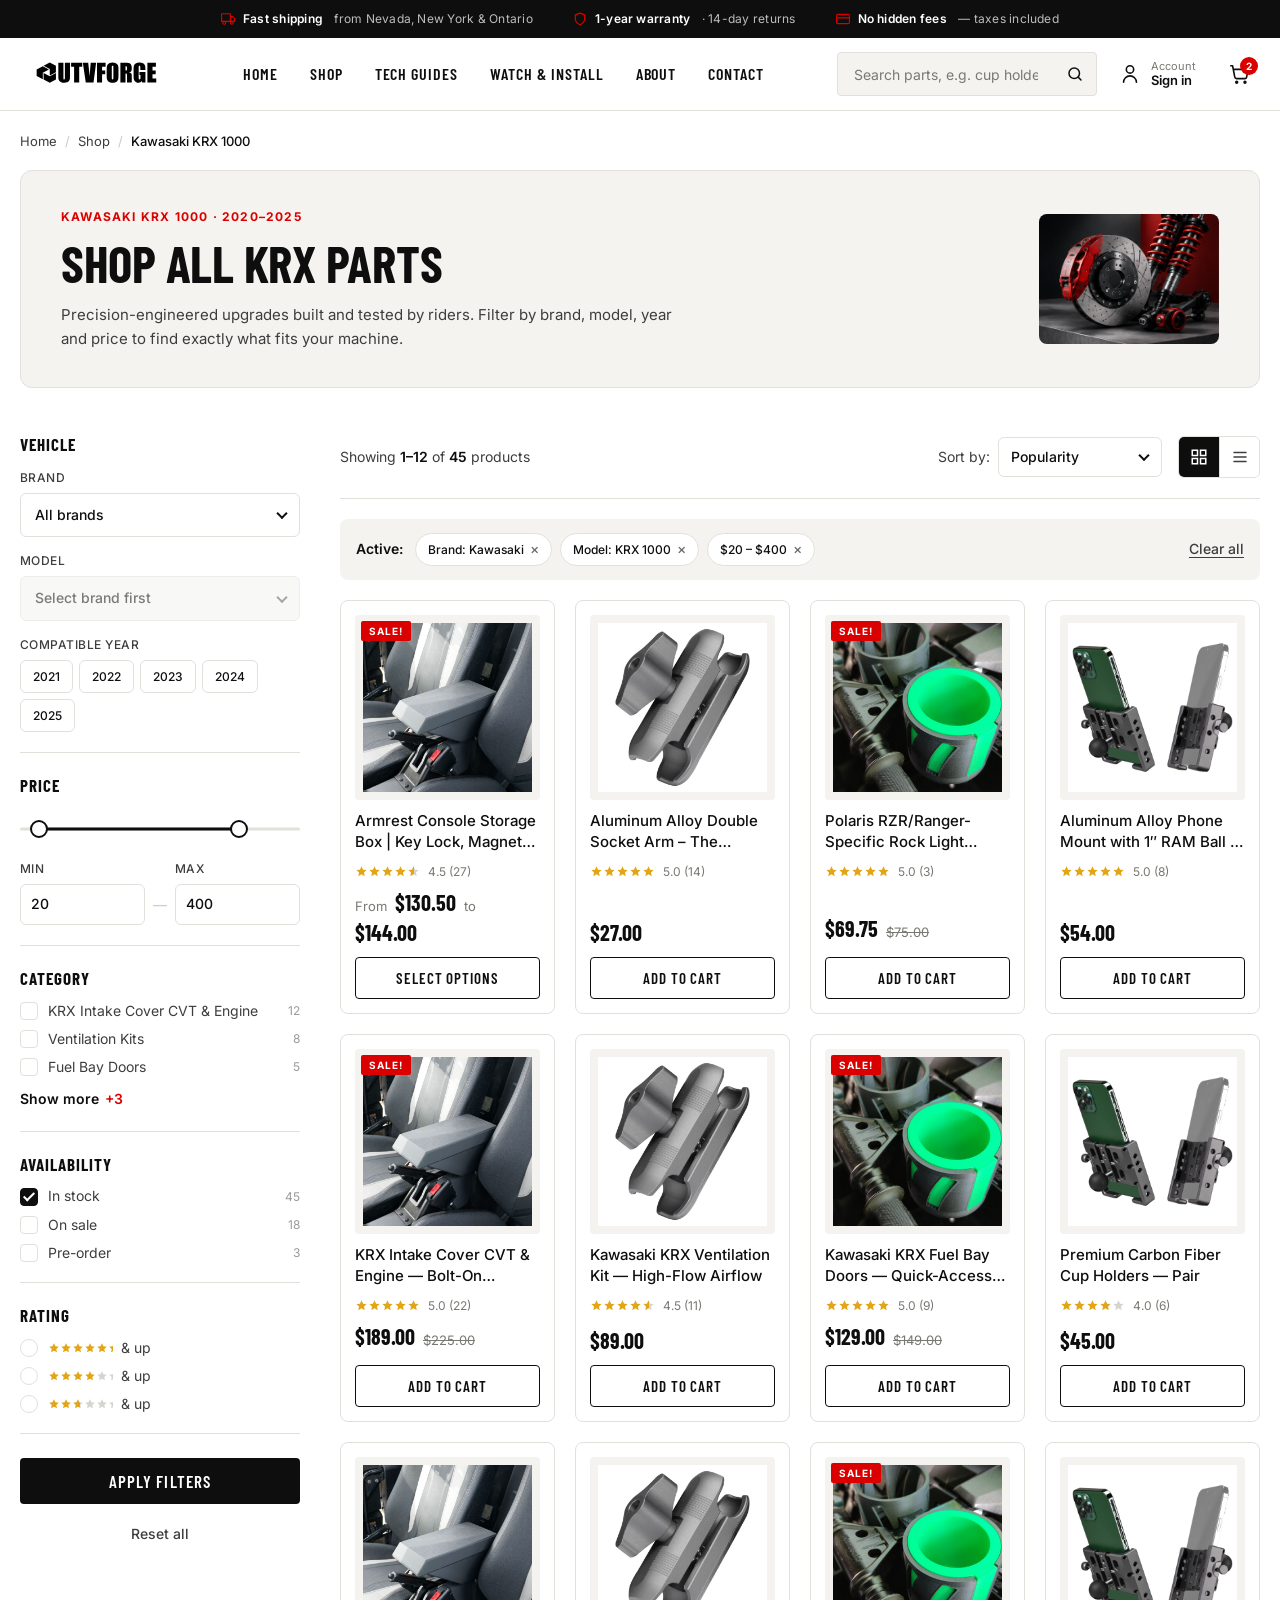
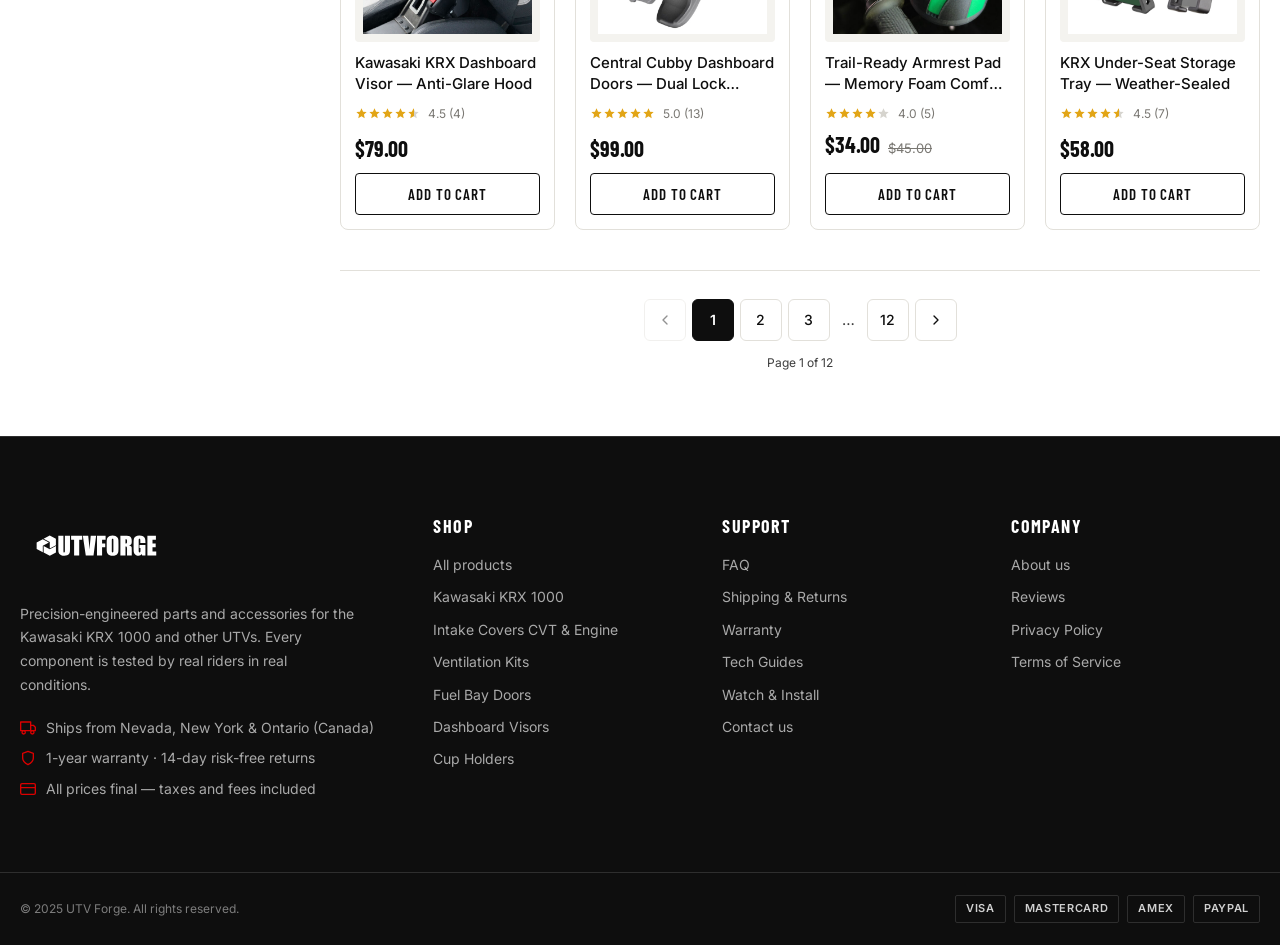
<file: shop.html>
<!DOCTYPE html>
<html lang="en">
<head>
    <meta charset="UTF-8">
    <meta name="viewport" content="width=device-width, initial-scale=1.0">
    <title>Shop Kawasaki KRX 1000 Parts &amp; Accessories | UTV Forge</title>
    <meta name="description" content="Browse all UTV Forge parts for the Kawasaki KRX 1000: intake covers, ventilation kits, fuel bay doors, dashboard visors, cup holders and more. Filter by brand, model, year and price.">
    <meta name="theme-color" content="#111111">
    <link rel="icon" type="image/svg+xml" href="assets/images/logo.svg">

    <meta property="og:type" content="website">
    <meta property="og:site_name" content="UTV Forge">
    <meta property="og:title" content="Shop Kawasaki KRX 1000 Parts &amp; Accessories | UTV Forge">
    <meta property="og:description" content="Precision-engineered KRX upgrades built and tested by riders.">

    <link rel="preconnect" href="https://fonts.googleapis.com">
    <link rel="preconnect" href="https://fonts.gstatic.com" crossorigin>
    <link href="https://fonts.googleapis.com/css2?family=Barlow+Condensed:wght@600;700&family=Inter:wght@400;500;600&display=swap" rel="stylesheet">

    <link rel="stylesheet" href="assets/css/main.css">
    <link rel="stylesheet" href="assets/css/shop.css">
</head>

<body class="woocommerce archive">

<div class="topbar">
    <div class="container">
        <span class="topbar__item">
            <svg viewBox="0 0 24 24" aria-hidden="true"><path d="M1 3h15v13H1zM16 8h4l3 3v5h-7V8z"/><circle cx="5.5" cy="18.5" r="2.5"/><circle cx="18.5" cy="18.5" r="2.5"/></svg>
            <strong>Fast shipping</strong>&nbsp;from Nevada, New York &amp; Ontario
        </span>
        <span class="topbar__item">
            <svg viewBox="0 0 24 24" aria-hidden="true"><path d="M12 22s8-4 8-10V5l-8-3-8 3v7c0 6 8 10 8 10z"/></svg>
            <strong>1-year warranty</strong>&nbsp;· 14-day returns
        </span>
        <span class="topbar__item">
            <svg viewBox="0 0 24 24" aria-hidden="true"><rect x="1" y="4" width="22" height="16" rx="2"/><path d="M1 10h22"/></svg>
            <strong>No hidden fees</strong>&nbsp;— taxes included
        </span>
    </div>
</div>

<header class="site-header">
    <div class="container site-header__inner">

        <button type="button" class="nav-toggle" aria-label="Open menu" aria-expanded="false" aria-controls="siteNav">
            <span></span><span></span><span></span>
        </button>

        <a href="index.html" class="site-logo" aria-label="UTV Forge home">
            <img src="assets/images/logo.svg" alt="UTV Forge" width="150" height="60">
        </a>

        <nav class="site-nav" id="siteNav" aria-label="Main navigation">
            <div class="site-nav__head">
                <img src="assets/images/logo.svg" alt="UTV Forge" width="120" height="48">
                <button type="button" class="site-nav__close" aria-label="Close menu">
                    <svg viewBox="0 0 24 24" aria-hidden="true"><path d="M6 6l12 12M18 6L6 18"/></svg>
                </button>
            </div>

            <ul class="site-nav__list">
                <li><div class="site-nav__row"><a href="index.html">Home</a></div></li>
                <li class="has-mega">
                    <div class="site-nav__row">
                        <a href="shop.html">Shop</a>
                        <button type="button" class="site-nav__toggle" aria-label="Toggle Shop submenu" aria-expanded="false">
                            <svg viewBox="0 0 24 24" aria-hidden="true"><path d="M6 9l6 6 6-6"/></svg>
                        </button>
                    </div>
                    <div class="mega">
                        <div class="container mega__grid">
                            <div class="mega__col">
                                <h4>Compatible model</h4>
                                <ul>
                                    <li><a href="shop.html?brand=kawasaki">Kawasaki</a></li>
                                    <li><a href="shop.html?brand=kawasaki&amp;model=krx-1000">KRX 1000</a></li>
                                    <li><a href="shop.html?brand=kawasaki&amp;model=krx4-1000">KRX4 1000</a></li>
                                    <li><a href="shop.html?brand=polaris">Polaris</a></li>
                                    <li><a href="shop.html?brand=can-am">Can-Am</a></li>
                                </ul>
                            </div>
                            <div class="mega__col">
                                <h4>Compatible year</h4>
                                <ul>
                                    <li><a href="shop.html?year=2025">2025</a></li>
                                    <li><a href="shop.html?year=2024">2024</a></li>
                                    <li><a href="shop.html?year=2023">2023</a></li>
                                    <li><a href="shop.html?year=2022">2022</a></li>
                                    <li><a href="shop.html?year=2021">2021</a></li>
                                    <li><a href="shop.html?year=2020">2020</a></li>
                                </ul>
                            </div>
                            <div class="mega__col">
                                <h4>Categories</h4>
                                <ul>
                                    <li><a href="shop.html?cat=intake">Intake Cover CVT &amp; Engine</a></li>
                                    <li><a href="shop.html?cat=ventilation">Ventilation Kits</a></li>
                                    <li><a href="shop.html?cat=fuel-bay">Fuel Bay Doors</a></li>
                                    <li><a href="shop.html?cat=visors">Dashboard Visors</a></li>
                                    <li><a href="shop.html?cat=cup-holders">Cup Holders</a></li>
                                    <li><a href="shop.html?cat=cubby-doors">Central Cubby Doors</a></li>
                                </ul>
                            </div>
                            <a href="shop.html" class="mega__promo">
                                <img src="assets/images/category-7.png" alt="" loading="lazy" width="600" height="600">
                                <span>Shop all KRX parts →</span>
                            </a>
                        </div>
                    </div>
                </li>
                <li><div class="site-nav__row"><a href="#">Tech Guides</a></div></li>
                <li><div class="site-nav__row"><a href="#">Watch &amp; Install</a></div></li>
                <li><div class="site-nav__row"><a href="#">About</a></div></li>
                <li><div class="site-nav__row"><a href="#">Contact</a></div></li>
            </ul>

            <div class="site-nav__foot">
                <a href="#"><svg viewBox="0 0 24 24" aria-hidden="true"><path d="M5 21a7 7 0 0 1 14 0M16 7a4 4 0 1 1-8 0 4 4 0 0 1 8 0z"/></svg>Sign in / Register</a>
                <a href="#"><svg viewBox="0 0 24 24" aria-hidden="true"><path d="M22 16.9v3a2 2 0 0 1-2.2 2 19.8 19.8 0 0 1-8.6-3.1 19.5 19.5 0 0 1-6-6A19.8 19.8 0 0 1 2.1 4.2 2 2 0 0 1 4.1 2h3a2 2 0 0 1 2 1.7c.1.9.4 1.8.7 2.7a2 2 0 0 1-.5 2.1L8 9.8a16 16 0 0 0 6 6l1.3-1.3a2 2 0 0 1 2.1-.4c.9.3 1.8.6 2.7.7a2 2 0 0 1 1.9 2z"/></svg>Contact support</a>
            </div>
        </nav>

        <div class="site-header__actions">
            <form class="site-search" role="search" action="shop.html" method="get">
                <label for="siteSearch" class="sr-only">Search parts</label>
                <input type="search" id="siteSearch" name="s" placeholder="Search parts, e.g. cup holder" autocomplete="off">
                <button type="submit" aria-label="Search"><svg viewBox="0 0 24 24" aria-hidden="true"><circle cx="11" cy="11" r="7"/><path d="M20 20l-3.5-3.5"/></svg></button>
            </form>
            <button type="button" class="icon-btn search-toggle" aria-label="Search">
                <svg viewBox="0 0 24 24" aria-hidden="true"><circle cx="11" cy="11" r="7"/><path d="M20 20l-3.5-3.5"/></svg>
            </button>
            <a href="#" class="icon-btn icon-btn--labelled">
                <svg viewBox="0 0 24 24" aria-hidden="true"><path d="M5 21a7 7 0 0 1 14 0M16 7a4 4 0 1 1-8 0 4 4 0 0 1 8 0z"/></svg>
                <span class="icon-btn__label"><small>Account</small><strong>Sign in</strong></span>
            </a>
            <button type="button" class="icon-btn cart-btn" aria-label="Cart, 2 items">
                <svg viewBox="0 0 24 24" aria-hidden="true"><path d="M3 3h2l2.4 12.4a2 2 0 0 0 2 1.6h8.9a2 2 0 0 0 2-1.5L22 7H6"/><circle cx="9.5" cy="21" r="1"/><circle cx="18.5" cy="21" r="1"/></svg>
                <span class="cart-btn__count">2</span>
            </button>
        </div>

        <form class="site-search site-search--mobile" role="search" action="shop.html" method="get">
            <label for="siteSearchMobile" class="sr-only">Search parts</label>
            <input type="search" id="siteSearchMobile" name="s" placeholder="Search parts…" autocomplete="off">
            <button type="submit" aria-label="Search"><svg viewBox="0 0 24 24" aria-hidden="true"><circle cx="11" cy="11" r="7"/><path d="M20 20l-3.5-3.5"/></svg></button>
        </form>

    </div>
</header>
<div class="nav-overlay"></div>

<main>

    <!-- ============================================================
         BREADCRUMBS
         ============================================================ -->
    <nav class="breadcrumbs container" aria-label="Breadcrumb">
        <ol class="breadcrumbs__list">
            <li><a href="index.html">Home</a></li>
            <li><a href="shop.html">Shop</a></li>
            <li><span aria-current="page">Kawasaki KRX 1000</span></li>
        </ol>
    </nav>

    <!-- ============================================================
         CATEGORY HERO
         ============================================================ -->
    <section class="category-hero container">
        <div class="category-hero__inner">
            <div class="category-hero__text">
                <p class="category-hero__eyebrow">Kawasaki KRX 1000 · 2020–2025</p>
                <h1 class="category-hero__title">Shop All KRX Parts</h1>
                <p class="category-hero__desc">
                    Precision-engineered upgrades built and tested by riders.
                    Filter by brand, model, year and price to find exactly what fits your machine.
                </p>
            </div>
            <div class="category-hero__image">
                <img src="assets/images/category-7.png" alt="" width="600" height="600">
            </div>
        </div>
    </section>

    <!-- ============================================================
         LAYOUT: SIDEBAR + MAIN
         ============================================================ -->
    <div class="shop-layout container">

        <!-- ===================================================
             SIDEBAR / FILTERS
             =================================================== -->
        <aside class="shop-sidebar" id="shopSidebar" aria-label="Product filters">

            <div class="shop-sidebar__head">
                <h2 class="shop-sidebar__title-lg">Filters</h2>
                <button type="button" class="shop-sidebar__close" id="sidebarClose" aria-label="Close filters">
                    <svg viewBox="0 0 24 24" width="20" height="20" fill="none" stroke="currentColor" stroke-width="2" stroke-linecap="round">
                        <line x1="6" y1="6" x2="18" y2="18"/>
                        <line x1="18" y1="6" x2="6" y2="18"/>
                    </svg>
                </button>
            </div>

            <form class="shop-filters" id="shopFilters">

                <!-- =============================================
                     BRAND → MODEL (linked selects)
                     ============================================= -->
                <div class="shop-filters__group">
                    <h3 class="shop-filters__title">Vehicle</h3>

                    <label class="shop-filters__field">
                        <span class="shop-filters__label">Brand</span>
                        <span class="shop-select">
                            <select id="filterBrand" name="brand">
                                <option value="">All brands</option>
                                <option value="kawasaki">Kawasaki</option>
                                <option value="polaris">Polaris</option>
                                <option value="can-am">Can-Am</option>
                                <option value="honda">Honda</option>
                                <option value="yamaha">Yamaha</option>
                            </select>
                        </span>
                    </label>

                    <label class="shop-filters__field">
                        <span class="shop-filters__label">Model</span>
                        <span class="shop-select">
                            <select id="filterModel" name="model" disabled>
                                <option value="">Select brand first</option>
                            </select>
                        </span>
                    </label>

                    <div class="shop-filters__field">
                        <span class="shop-filters__label">Compatible Year</span>
                        <div class="shop-filters__chips">
                            <label class="chip-checkbox">
                                <input type="checkbox" name="year" value="2021">
                                <span>2021</span>
                            </label>
                            <label class="chip-checkbox">
                                <input type="checkbox" name="year" value="2022">
                                <span>2022</span>
                            </label>
                            <label class="chip-checkbox">
                                <input type="checkbox" name="year" value="2023">
                                <span>2023</span>
                            </label>
                            <label class="chip-checkbox">
                                <input type="checkbox" name="year" value="2024">
                                <span>2024</span>
                            </label>
                            <label class="chip-checkbox">
                                <input type="checkbox" name="year" value="2025">
                                <span>2025</span>
                            </label>
                        </div>
                    </div>
                </div>

                <!-- =============================================
                     PRICE RANGE
                     ============================================= -->
                <div class="shop-filters__group">
                    <h3 class="shop-filters__title">Price</h3>

                    <div class="price-range">
                        <div class="price-range__slider" id="priceSlider">
                            <div class="price-range__track"></div>
                            <div class="price-range__fill" id="priceFill"></div>
                            <input type="range" id="priceMin" min="0" max="500" value="20" step="5" aria-label="Minimum price">
                            <input type="range" id="priceMax" min="0" max="500" value="400" step="5" aria-label="Maximum price">
                        </div>

                        <div class="price-range__inputs">
                            <label>
                                <span class="shop-filters__label">Min</span>
                                <input type="number" id="priceMinInput" min="0" max="500" value="20" inputmode="numeric">
                            </label>
                            <span class="price-range__sep">—</span>
                            <label>
                                <span class="shop-filters__label">Max</span>
                                <input type="number" id="priceMaxInput" min="0" max="500" value="400" inputmode="numeric">
                            </label>
                        </div>
                    </div>
                </div>

                <!-- =============================================
                     CATEGORIES
                     ============================================= -->
                <div class="shop-filters__group">
                    <h3 class="shop-filters__title">Category</h3>

                    <ul class="shop-filters__list" id="filterCategories">
                        <li>
                            <label class="check">
                                <input type="checkbox" name="cat" value="intake">
                                <span class="check__box"></span>
                                <span class="check__label">KRX Intake Cover CVT &amp; Engine</span>
                                <span class="check__count">12</span>
                            </label>
                        </li>
                        <li>
                            <label class="check">
                                <input type="checkbox" name="cat" value="ventilation">
                                <span class="check__box"></span>
                                <span class="check__label">Ventilation Kits</span>
                                <span class="check__count">8</span>
                            </label>
                        </li>
                        <li>
                            <label class="check">
                                <input type="checkbox" name="cat" value="fuel-bay">
                                <span class="check__box"></span>
                                <span class="check__label">Fuel Bay Doors</span>
                                <span class="check__count">5</span>
                            </label>
                        </li>
                        <li>
                            <label class="check">
                                <input type="checkbox" name="cat" value="visors">
                                <span class="check__box"></span>
                                <span class="check__label">Dashboard Visors</span>
                                <span class="check__count">4</span>
                            </label>
                        </li>
                        <li>
                            <label class="check">
                                <input type="checkbox" name="cat" value="cup-holders">
                                <span class="check__box"></span>
                                <span class="check__label">Cup Holders</span>
                                <span class="check__count">7</span>
                            </label>
                        </li>
                        <li>
                            <label class="check">
                                <input type="checkbox" name="cat" value="storage">
                                <span class="check__box"></span>
                                <span class="check__label">Storage &amp; Comfort</span>
                                <span class="check__count">9</span>
                            </label>
                        </li>
                    </ul>

                    <button type="button" class="shop-filters__more" id="showMoreCats">
                        Show more <span>+3</span>
                    </button>
                </div>

                <!-- =============================================
                     AVAILABILITY
                     ============================================= -->
                <div class="shop-filters__group">
                    <h3 class="shop-filters__title">Availability</h3>

                    <ul class="shop-filters__list">
                        <li>
                            <label class="check">
                                <input type="checkbox" name="availability" value="in-stock" checked>
                                <span class="check__box"></span>
                                <span class="check__label">In stock</span>
                                <span class="check__count">45</span>
                            </label>
                        </li>
                        <li>
                            <label class="check">
                                <input type="checkbox" name="availability" value="on-sale">
                                <span class="check__box"></span>
                                <span class="check__label">On sale</span>
                                <span class="check__count">18</span>
                            </label>
                        </li>
                        <li>
                            <label class="check">
                                <input type="checkbox" name="availability" value="pre-order">
                                <span class="check__box"></span>
                                <span class="check__label">Pre-order</span>
                                <span class="check__count">3</span>
                            </label>
                        </li>
                    </ul>
                </div>

                <!-- =============================================
                     RATING
                     ============================================= -->
                <div class="shop-filters__group">
                    <h3 class="shop-filters__title">Rating</h3>

                    <ul class="shop-filters__list shop-filters__list--rating">
                        <li>
                            <label class="check">
                                <input type="radio" name="rating" value="4">
                                <span class="check__box check__box--radio"></span>
                                <span class="check__label">
                                    <span class="star-rating star-rating--sm" role="img" aria-label="4 and up">
                                        <span style="width:100%"><strong class="rating"></strong></span>
                                    </span>
                                    &amp; up
                                </span>
                            </label>
                        </li>
                        <li>
                            <label class="check">
                                <input type="radio" name="rating" value="3">
                                <span class="check__box check__box--radio"></span>
                                <span class="check__label">
                                    <span class="star-rating star-rating--sm" role="img" aria-label="3 and up">
                                        <span style="width:75%"><strong class="rating"></strong></span>
                                    </span>
                                    &amp; up
                                </span>
                            </label>
                        </li>
                        <li>
                            <label class="check">
                                <input type="radio" name="rating" value="2">
                                <span class="check__box check__box--radio"></span>
                                <span class="check__label">
                                    <span class="star-rating star-rating--sm" role="img" aria-label="2 and up">
                                        <span style="width:50%"><strong class="rating"></strong></span>
                                    </span>
                                    &amp; up
                                </span>
                            </label>
                        </li>
                    </ul>
                </div>

                <!-- Actions -->
                <div class="shop-filters__actions">
                    <button type="button" class="shop-filters__apply" id="applyFilters">Apply filters</button>
                    <button type="reset" class="shop-filters__reset" id="resetFilters">Reset all</button>
                </div>

            </form>
        </aside>

        <!-- Mobile drawer overlay -->
        <div class="shop-sidebar-overlay" id="sidebarOverlay"></div>

        <!-- ===================================================
             MAIN
             =================================================== -->
        <div class="shop-main">

            <!-- Toolbar -->
            <div class="shop-toolbar">

                <div class="shop-toolbar__left">
                    <button type="button" class="shop-toolbar__filter-btn" id="openFilters">
                        <svg viewBox="0 0 24 24" width="18" height="18" fill="none" stroke="currentColor" stroke-width="2" stroke-linecap="round">
                            <line x1="4" y1="6" x2="20" y2="6"/>
                            <line x1="7" y1="12" x2="17" y2="12"/>
                            <line x1="10" y1="18" x2="14" y2="18"/>
                        </svg>
                        Filters
                        <span class="shop-toolbar__badge" id="filterCount">3</span>
                    </button>

                    <p class="shop-toolbar__count">
                        Showing <strong>1–12</strong> of <strong>45</strong> products
                    </p>
                </div>

                <div class="shop-toolbar__right">
                    <label class="shop-sort">
                        <span class="shop-sort__label">Sort by:</span>
                        <span class="shop-select shop-select--sm">
                            <select id="shopSort">
                                <option value="popularity">Popularity</option>
                                <option value="rating">Average rating</option>
                                <option value="date">Latest</option>
                                <option value="price-asc">Price: low to high</option>
                                <option value="price-desc">Price: high to low</option>
                            </select>
                        </span>
                    </label>

                    <div class="shop-view" role="group" aria-label="View mode">
                        <button type="button" class="shop-view__btn is-active" data-view="grid" aria-label="Grid view">
                            <svg viewBox="0 0 24 24" width="18" height="18" fill="none" stroke="currentColor" stroke-width="2">
                                <rect x="3" y="3" width="7" height="7"/>
                                <rect x="14" y="3" width="7" height="7"/>
                                <rect x="3" y="14" width="7" height="7"/>
                                <rect x="14" y="14" width="7" height="7"/>
                            </svg>
                        </button>
                        <button type="button" class="shop-view__btn" data-view="list" aria-label="List view">
                            <svg viewBox="0 0 24 24" width="18" height="18" fill="none" stroke="currentColor" stroke-width="2" stroke-linecap="round">
                                <line x1="4" y1="6" x2="20" y2="6"/>
                                <line x1="4" y1="12" x2="20" y2="12"/>
                                <line x1="4" y1="18" x2="20" y2="18"/>
                            </svg>
                        </button>
                    </div>
                </div>
            </div>

            <!-- Active filter chips -->
            <div class="shop-active-filters" id="activeFilters" >
                <span class="shop-active-filters__label">Active:</span>

                <button type="button" class="shop-active-filters__chip" data-filter="brand">
                    Brand: Kawasaki <span aria-hidden="true">×</span>
                </button>
                <button type="button" class="shop-active-filters__chip" data-filter="model">
                    Model: KRX 1000 <span aria-hidden="true">×</span>
                </button>
                <button type="button" class="shop-active-filters__chip" data-filter="price">
                    $20 – $400 <span aria-hidden="true">×</span>
                </button>

                <button type="button" class="shop-active-filters__clear" id="clearAll">
                    Clear all
                </button>
            </div>

            <!-- Products grid -->
            <div class="products" id="shopGrid">

                <!-- 1 -->
                <div class="product">
                    <a href="product.html" class="woocommerce-LoopProduct-link woocommerce-loop-product__link">
                        <span class="onsale">Sale!</span>
                        <img src="assets/images/product/01-3-600x600.jpg" alt="Armrest Console Storage Box for Kawasaki KRX 1000" width="600" height="600" loading="lazy">
                        <span class="woocommerce-loop-product__title">Armrest Console Storage Box | Key Lock, Magnet Lock and Dust-Proof — fits Kawasaki KRX 1000 &amp; KRX4</span>
                        <div class="woocommerce-rating">
                            <div class="star-rating" role="img" aria-label="Rated 4.5 out of 5"><span style="width:90%"><strong class="rating"></strong></span></div>
                            <span>4.5 (27)</span>
                        </div>
                        <span class="price">
                            <span class="" aria-hidden="true">From</span>
                            <ins aria-hidden="true"><span class="woocommerce-Price-amount amount"><bdi>$130.50</bdi></span></ins>
                            <span aria-hidden="true">to</span>
                            <ins aria-hidden="true"><span class="woocommerce-Price-amount amount"><bdi>$144.00</bdi></span></ins>
                        </span>
                    </a>
                    <a href="product.html" class="button product_type_variable add_to_cart_button">Select options</a>
                </div>

                <!-- 2 -->
                <div class="product">
                    <a href="product.html" class="woocommerce-LoopProduct-link woocommerce-loop-product__link">
                        <img src="assets/images/product/db60-01-600x600.jpg" alt="Aluminum Alloy Double Socket Arm" width="600" height="600" loading="lazy">
                        <span class="woocommerce-loop-product__title">Aluminum Alloy Double Socket Arm – The Ultimate Ride-Ready Connection</span>
                        <div class="woocommerce-rating">
                            <div class="star-rating" role="img" aria-label="Rated 5 out of 5"><span style="width:100%"><strong class="rating"></strong></span></div>
                            <span>5.0 (14)</span>
                        </div>
                        <span class="price"><span class="woocommerce-Price-amount amount"><bdi>$27.00</bdi></span></span>
                    </a>
                    <a href="product.html" class="button add_to_cart_button">Add to cart</a>
                </div>

                <!-- 3 -->
                <div class="product">
                    <a href="product.html" class="woocommerce-LoopProduct-link woocommerce-loop-product__link">
                        <span class="onsale">Sale!</span>
                        <img src="assets/images/product/02-600x600.jpg" alt="Polaris RZR/Ranger-Specific Rock Light Bracket Mounts" width="600" height="600" loading="lazy">
                        <span class="woocommerce-loop-product__title">Polaris RZR/Ranger-Specific Rock Light Bracket Mounts</span>
                        <div class="woocommerce-rating">
                            <div class="star-rating" role="img" aria-label="Rated 5 out of 5"><span style="width:100%"><strong class="rating"></strong></span></div>
                            <span>5.0 (3)</span>
                        </div>
                        <span class="price">
                            <ins aria-hidden="true"><span class="woocommerce-Price-amount amount"><bdi>$69.75</bdi></span></ins>
                            <del aria-hidden="true"><span class="woocommerce-Price-amount amount"><bdi>$75.00</bdi></span></del>
                        </span>
                    </a>
                    <a href="product.html" class="button add_to_cart_button">Add to cart</a>
                </div>

                <!-- 4 -->
                <div class="product">
                    <a href="product.html" class="woocommerce-LoopProduct-link woocommerce-loop-product__link">
                        <img src="assets/images/product/cpc-07-01.jpg" alt="Aluminum Alloy Phone Mount with 1-inch RAM Ball" width="600" height="600" loading="lazy">
                        <span class="woocommerce-loop-product__title">Aluminum Alloy Phone Mount with 1″ RAM Ball – The Ultimate Ride-Ready Phone Holder</span>
                        <div class="woocommerce-rating">
                            <div class="star-rating" role="img" aria-label="Rated 5 out of 5"><span style="width:100%"><strong class="rating"></strong></span></div>
                            <span>5.0 (8)</span>
                        </div>
                        <span class="price"><span class="woocommerce-Price-amount amount"><bdi>$54.00</bdi></span></span>
                    </a>
                    <a href="product.html" class="button add_to_cart_button">Add to cart</a>
                </div>

                <!-- 5 -->
                <div class="product">
                    <a href="product.html" class="woocommerce-LoopProduct-link woocommerce-loop-product__link">
                        <span class="onsale">Sale!</span>
                        <img src="assets/images/product/01-3-600x600.jpg" alt="KRX Intake Cover CVT and Engine aluminum guard" width="600" height="600" loading="lazy">
                        <span class="woocommerce-loop-product__title">KRX Intake Cover CVT &amp; Engine — Bolt-On Aluminum Guard</span>
                        <div class="woocommerce-rating">
                            <div class="star-rating" role="img" aria-label="Rated 5 out of 5"><span style="width:100%"><strong class="rating"></strong></span></div>
                            <span>5.0 (22)</span>
                        </div>
                        <span class="price">
                            <ins aria-hidden="true"><span class="woocommerce-Price-amount amount"><bdi>$189.00</bdi></span></ins>
                            <del aria-hidden="true"><span class="woocommerce-Price-amount amount"><bdi>$225.00</bdi></span></del>
                        </span>
                    </a>
                    <a href="product.html" class="button add_to_cart_button">Add to cart</a>
                </div>

                <!-- 6 -->
                <div class="product">
                    <a href="product.html" class="woocommerce-LoopProduct-link woocommerce-loop-product__link">
                        <img src="assets/images/product/db60-01-600x600.jpg" alt="Kawasaki KRX Ventilation Kit" width="600" height="600" loading="lazy">
                        <span class="woocommerce-loop-product__title">Kawasaki KRX Ventilation Kit — High-Flow Airflow</span>
                        <div class="woocommerce-rating">
                            <div class="star-rating" role="img" aria-label="Rated 4.5 out of 5"><span style="width:90%"><strong class="rating"></strong></span></div>
                            <span>4.5 (11)</span>
                        </div>
                        <span class="price"><span class="woocommerce-Price-amount amount"><bdi>$89.00</bdi></span></span>
                    </a>
                    <a href="product.html" class="button add_to_cart_button">Add to cart</a>
                </div>

                <!-- 7 -->
                <div class="product">
                    <a href="product.html" class="woocommerce-LoopProduct-link woocommerce-loop-product__link">
                        <span class="onsale">Sale!</span>
                        <img src="assets/images/product/02-600x600.jpg" alt="Kawasaki KRX Fuel Bay Doors" width="600" height="600" loading="lazy">
                        <span class="woocommerce-loop-product__title">Kawasaki KRX Fuel Bay Doors — Quick-Access Panels</span>
                        <div class="woocommerce-rating">
                            <div class="star-rating" role="img" aria-label="Rated 5 out of 5"><span style="width:100%"><strong class="rating"></strong></span></div>
                            <span>5.0 (9)</span>
                        </div>
                        <span class="price">
                            <ins aria-hidden="true"><span class="woocommerce-Price-amount amount"><bdi>$129.00</bdi></span></ins>
                            <del aria-hidden="true"><span class="woocommerce-Price-amount amount"><bdi>$149.00</bdi></span></del>
                        </span>
                    </a>
                    <a href="product.html" class="button add_to_cart_button">Add to cart</a>
                </div>

                <!-- 8 -->
                <div class="product">
                    <a href="product.html" class="woocommerce-LoopProduct-link woocommerce-loop-product__link">
                        <img src="assets/images/product/cpc-07-01.jpg" alt="Premium Carbon Fiber Cup Holders, pair" width="600" height="600" loading="lazy">
                        <span class="woocommerce-loop-product__title">Premium Carbon Fiber Cup Holders — Pair</span>
                        <div class="woocommerce-rating">
                            <div class="star-rating" role="img" aria-label="Rated 4 out of 5"><span style="width:80%"><strong class="rating"></strong></span></div>
                            <span>4.0 (6)</span>
                        </div>
                        <span class="price"><span class="woocommerce-Price-amount amount"><bdi>$45.00</bdi></span></span>
                    </a>
                    <a href="product.html" class="button add_to_cart_button">Add to cart</a>
                </div>

                <!-- 9 -->
                <div class="product">
                    <a href="product.html" class="woocommerce-LoopProduct-link woocommerce-loop-product__link">
                        <img src="assets/images/product/01-3-600x600.jpg" alt="Kawasaki KRX Dashboard Visor" width="600" height="600" loading="lazy">
                        <span class="woocommerce-loop-product__title">Kawasaki KRX Dashboard Visor — Anti-Glare Hood</span>
                        <div class="woocommerce-rating">
                            <div class="star-rating" role="img" aria-label="Rated 4.5 out of 5"><span style="width:90%"><strong class="rating"></strong></span></div>
                            <span>4.5 (4)</span>
                        </div>
                        <span class="price"><span class="woocommerce-Price-amount amount"><bdi>$79.00</bdi></span></span>
                    </a>
                    <a href="product.html" class="button add_to_cart_button">Add to cart</a>
                </div>

                <!-- 10 -->
                <div class="product">
                    <a href="product.html" class="woocommerce-LoopProduct-link woocommerce-loop-product__link">
                        <img src="assets/images/product/db60-01-600x600.jpg" alt="Central Cubby Dashboard Doors" width="600" height="600" loading="lazy">
                        <span class="woocommerce-loop-product__title">Central Cubby Dashboard Doors — Dual Lock System</span>
                        <div class="woocommerce-rating">
                            <div class="star-rating" role="img" aria-label="Rated 5 out of 5"><span style="width:100%"><strong class="rating"></strong></span></div>
                            <span>5.0 (13)</span>
                        </div>
                        <span class="price"><span class="woocommerce-Price-amount amount"><bdi>$99.00</bdi></span></span>
                    </a>
                    <a href="product.html" class="button add_to_cart_button">Add to cart</a>
                </div>

                <!-- 11 -->
                <div class="product">
                    <a href="product.html" class="woocommerce-LoopProduct-link woocommerce-loop-product__link">
                        <span class="onsale">Sale!</span>
                        <img src="assets/images/product/02-600x600.jpg" alt="Trail-Ready Armrest Pad" width="600" height="600" loading="lazy">
                        <span class="woocommerce-loop-product__title">Trail-Ready Armrest Pad — Memory Foam Comfort Cover</span>
                        <div class="woocommerce-rating">
                            <div class="star-rating" role="img" aria-label="Rated 4 out of 5"><span style="width:80%"><strong class="rating"></strong></span></div>
                            <span>4.0 (5)</span>
                        </div>
                        <span class="price">
                            <ins aria-hidden="true"><span class="woocommerce-Price-amount amount"><bdi>$34.00</bdi></span></ins>
                            <del aria-hidden="true"><span class="woocommerce-Price-amount amount"><bdi>$45.00</bdi></span></del>
                        </span>
                    </a>
                    <a href="product.html" class="button add_to_cart_button">Add to cart</a>
                </div>

                <!-- 12 -->
                <div class="product">
                    <a href="product.html" class="woocommerce-LoopProduct-link woocommerce-loop-product__link">
                        <img src="assets/images/product/cpc-07-01.jpg" alt="KRX Under-Seat Storage Tray" width="600" height="600" loading="lazy">
                        <span class="woocommerce-loop-product__title">KRX Under-Seat Storage Tray — Weather-Sealed</span>
                        <div class="woocommerce-rating">
                            <div class="star-rating" role="img" aria-label="Rated 4.5 out of 5"><span style="width:90%"><strong class="rating"></strong></span></div>
                            <span>4.5 (7)</span>
                        </div>
                        <span class="price"><span class="woocommerce-Price-amount amount"><bdi>$58.00</bdi></span></span>
                    </a>
                    <a href="product.html" class="button add_to_cart_button">Add to cart</a>
                </div>

            </div>

            <!-- ============================================================
                 PAGINATION
                 ============================================================ -->
            <nav class="shop-pagination" aria-label="Products pagination">
                <ul class="shop-pagination__list">
                    <li>
                        <span class="shop-pagination__link is-disabled" aria-disabled="true" aria-label="Previous page">
                            <svg viewBox="0 0 24 24" width="16" height="16" fill="none" stroke="currentColor" stroke-width="2" stroke-linecap="round" stroke-linejoin="round"><polyline points="15 18 9 12 15 6"/></svg>
                        </span>
                    </li>
                    <li><a href="?page=1" class="shop-pagination__link is-current" aria-current="page">1</a></li>
                    <li><a href="?page=2" class="shop-pagination__link">2</a></li>
                    <li><a href="?page=3" class="shop-pagination__link">3</a></li>
                    <li><span class="shop-pagination__dots">…</span></li>
                    <li><a href="?page=12" class="shop-pagination__link">12</a></li>
                    <li>
                        <a href="?page=2" class="shop-pagination__link" aria-label="Next page">
                            <svg viewBox="0 0 24 24" width="16" height="16" fill="none" stroke="currentColor" stroke-width="2" stroke-linecap="round" stroke-linejoin="round"><polyline points="9 18 15 12 9 6"/></svg>
                        </a>
                    </li>
                </ul>

                <p class="shop-pagination__info">Page 1 of 12</p>
            </nav>

        </div>
    </div>

</main>

<footer class="footer">
    <div class="container footer__top">
        <div class="footer__brand">
            <a href="index.html" class="footer__logo"><img src="assets/images/logo.svg" alt="UTV Forge" width="150" height="60" loading="lazy"></a>
            <p>Precision-engineered parts and accessories for the Kawasaki KRX 1000 and other UTVs. Every component is tested by real riders in real conditions.</p>
            <ul class="footer__meta">
                <li><svg viewBox="0 0 24 24" aria-hidden="true"><path d="M1 3h15v13H1zM16 8h4l3 3v5h-7V8z"/><circle cx="5.5" cy="18.5" r="2.5"/><circle cx="18.5" cy="18.5" r="2.5"/></svg><span>Ships from Nevada, New York &amp; Ontario (Canada)</span></li>
                <li><svg viewBox="0 0 24 24" aria-hidden="true"><path d="M12 22s8-4 8-10V5l-8-3-8 3v7c0 6 8 10 8 10z"/></svg><span>1-year warranty · 14-day risk-free returns</span></li>
                <li><svg viewBox="0 0 24 24" aria-hidden="true"><rect x="1" y="4" width="22" height="16" rx="2"/><path d="M1 10h22"/></svg><span>All prices final — taxes and fees included</span></li>
            </ul>
        </div>
        <nav aria-labelledby="footer-shop">
            <h3 class="footer__title" id="footer-shop">Shop</h3>
            <ul class="footer__links">
                <li><a href="shop.html">All products</a></li>
                <li><a href="shop.html?brand=kawasaki&amp;model=krx-1000">Kawasaki KRX 1000</a></li>
                <li><a href="shop.html?cat=intake">Intake Covers CVT &amp; Engine</a></li>
                <li><a href="shop.html?cat=ventilation">Ventilation Kits</a></li>
                <li><a href="shop.html?cat=fuel-bay">Fuel Bay Doors</a></li>
                <li><a href="shop.html?cat=visors">Dashboard Visors</a></li>
                <li><a href="shop.html?cat=cup-holders">Cup Holders</a></li>
            </ul>
        </nav>
        <nav aria-labelledby="footer-support">
            <h3 class="footer__title" id="footer-support">Support</h3>
            <ul class="footer__links">
                <li><a href="index.html#faq-title">FAQ</a></li>
                <li><a href="#">Shipping &amp; Returns</a></li>
                <li><a href="#">Warranty</a></li>
                <li><a href="#">Tech Guides</a></li>
                <li><a href="#">Watch &amp; Install</a></li>
                <li><a href="#">Contact us</a></li>
            </ul>
        </nav>
        <nav aria-labelledby="footer-company">
            <h3 class="footer__title" id="footer-company">Company</h3>
            <ul class="footer__links">
                <li><a href="#">About us</a></li>
                <li><a href="#">Reviews</a></li>
                <li><a href="#">Privacy Policy</a></li>
                <li><a href="#">Terms of Service</a></li>
            </ul>
        </nav>
    </div>
    <div class="footer__bottom">
        <div class="container">
            <p class="footer__copy">© 2025 UTV Forge. All rights reserved.</p>
            <ul class="footer__payments" aria-label="Accepted payment methods">
                <li>Visa</li><li>Mastercard</li><li>Amex</li><li>PayPal</li>
            </ul>
        </div>
    </div>
</footer>

<script src="assets/js/app.js"></script>
<script>
/* ============================================================
   BRAND → MODEL (linked selects)
   ============================================================ */
(function () {
    const brandSelect = document.getElementById('filterBrand');
    const modelSelect = document.getElementById('filterModel');

    const models = {
        'kawasaki': [
            { value: 'krx-1000', label: 'KRX 1000' },
            { value: 'krx4-1000', label: 'KRX4 1000' },
            { value: 'teryx-4', label: 'Teryx 4' },
            { value: 'mule-pro-fxt', label: 'Mule Pro FXT' }
        ],
        'polaris': [
            { value: 'rzr-1000', label: 'RZR 1000' },
            { value: 'rzr-pro-xp', label: 'RZR Pro XP' },
            { value: 'ranger-1000', label: 'Ranger 1000' },
            { value: 'general-1000', label: 'General 1000' }
        ],
        'can-am': [
            { value: 'maverick-x3', label: 'Maverick X3' },
            { value: 'maverick-trail', label: 'Maverick Trail' },
            { value: 'defender-hd10', label: 'Defender HD10' }
        ],
        'honda': [
            { value: 'talon-1000r', label: 'Talon 1000R' },
            { value: 'talon-1000x', label: 'Talon 1000X' },
            { value: 'pioneer-1000', label: 'Pioneer 1000' }
        ],
        'yamaha': [
            { value: 'yxz-1000r', label: 'YXZ 1000R' },
            { value: 'wolverine-rmax', label: 'Wolverine RMAX' }
        ]
    };

    brandSelect.addEventListener('change', () => {
        const brand = brandSelect.value;
        modelSelect.innerHTML = '';

        if (!brand) {
            modelSelect.innerHTML = '<option value="">Select brand first</option>';
            modelSelect.disabled = true;
            return;
        }

        const placeholder = document.createElement('option');
        placeholder.value = '';
        placeholder.textContent = 'All models';
        modelSelect.appendChild(placeholder);

        (models[brand] || []).forEach(m => {
            const opt = document.createElement('option');
            opt.value = m.value;
            opt.textContent = m.label;
            modelSelect.appendChild(opt);
        });

        modelSelect.disabled = false;
    });
})();

/* ============================================================
   PRICE SLIDER
   ============================================================ */
(function () {
    const min = document.getElementById('priceMin');
    const max = document.getElementById('priceMax');
    const minInput = document.getElementById('priceMinInput');
    const maxInput = document.getElementById('priceMaxInput');
    const fill = document.getElementById('priceFill');

    const HARD_MIN = 0;
    const HARD_MAX = 500;

    function updateFill() {
        const lo = +min.value;
        const hi = +max.value;
        const left = ((lo - HARD_MIN) / (HARD_MAX - HARD_MIN)) * 100;
        const right = 100 - ((hi - HARD_MIN) / (HARD_MAX - HARD_MIN)) * 100;
        fill.style.left = left + '%';
        fill.style.right = right + '%';
    }

    function syncFromSlider() {
        let lo = +min.value;
        let hi = +max.value;
        if (lo > hi) { [lo, hi] = [hi, lo]; }
        min.value = lo;
        max.value = hi;
        minInput.value = lo;
        maxInput.value = hi;
        updateFill();
    }

    function syncFromInput() {
        let lo = Math.max(HARD_MIN, Math.min(HARD_MAX, +minInput.value || HARD_MIN));
        let hi = Math.max(HARD_MIN, Math.min(HARD_MAX, +maxInput.value || HARD_MAX));
        if (lo > hi) { [lo, hi] = [hi, lo]; }
        min.value = lo;
        max.value = hi;
        minInput.value = lo;
        maxInput.value = hi;
        updateFill();
    }

    min.addEventListener('input', syncFromSlider);
    max.addEventListener('input', syncFromSlider);
    minInput.addEventListener('change', syncFromInput);
    maxInput.addEventListener('change', syncFromInput);

    updateFill();
})();

/* ============================================================
   SIDEBAR DRAWER (mobile)
   ============================================================ */
(function () {
    const sidebar = document.getElementById('shopSidebar');
    const overlay = document.getElementById('sidebarOverlay');
    const openBtn = document.getElementById('openFilters');
    const closeBtn = document.getElementById('sidebarClose');

    function open() {
        sidebar.classList.add('active');
        overlay.classList.add('active');
        document.body.style.overflow = 'hidden';
    }
    function close() {
        sidebar.classList.remove('active');
        overlay.classList.remove('active');
        document.body.style.overflow = '';
    }

    openBtn.addEventListener('click', open);
    closeBtn.addEventListener('click', close);
    overlay.addEventListener('click', close);

    document.addEventListener('keydown', (e) => {
        if (e.key === 'Escape') close();
    });
})();

/* ============================================================
   SHOW MORE CATEGORIES
   ============================================================ */
(function () {
    const btn = document.getElementById('showMoreCats');
    const list = document.getElementById('filterCategories');
    if (!btn) return;

    btn.addEventListener('click', () => {
        const hidden = list.querySelectorAll('li[hidden]');
        if (hidden.length) {
            hidden.forEach(li => li.hidden = false);
            btn.innerHTML = 'Show less <span>−3</span>';
        } else {
            const items = list.querySelectorAll('li');
            items.forEach((li, i) => { if (i >= 3) li.hidden = true; });
            btn.innerHTML = 'Show more <span>+3</span>';
        }
    });

    // Hide the last 3 categories initially
    const items = list.querySelectorAll('li');
    items.forEach((li, i) => { if (i >= 3) li.hidden = true; });
})();

/* ============================================================
   ACTIVE FILTERS CHIPS — removal
   ============================================================ */
(function () {
    const chips = document.querySelectorAll('.shop-active-filters__chip');
    const clear = document.getElementById('clearAll');
    const wrapper = document.getElementById('activeFilters');

    chips.forEach(chip => {
        chip.addEventListener('click', () => {
            const filter = chip.dataset.filter;
            // Reset the matching control
            if (filter === 'brand') {
                document.getElementById('filterBrand').value = '';
                document.getElementById('filterModel').innerHTML = '<option value="">Select brand first</option>';
                document.getElementById('filterModel').disabled = true;
            }
            if (filter === 'price') {
                document.getElementById('priceMin').value = 0;
                document.getElementById('priceMax').value = 500;
                document.getElementById('priceMinInput').value = 0;
                document.getElementById('priceMaxInput').value = 500;
                document.getElementById('priceFill').style.left = '0%';
                document.getElementById('priceFill').style.right = '0%';
            }
            chip.remove();
            if (!wrapper.querySelectorAll('.shop-active-filters__chip').length) {
                wrapper.hidden = true;
            }
        });
    });

    clear.addEventListener('click', () => {
        wrapper.querySelectorAll('.shop-active-filters__chip').forEach(c => c.remove());
        wrapper.hidden = true;
        document.getElementById('shopFilters').reset();
        document.getElementById('filterModel').innerHTML = '<option value="">Select brand first</option>';
        document.getElementById('filterModel').disabled = true;
    });
})();

/* ============================================================
   RESET FILTERS
   ============================================================ */
(function () {
    const form = document.getElementById('shopFilters');
    form.addEventListener('reset', () => {
        setTimeout(() => {
            document.getElementById('filterModel').innerHTML = '<option value="">Select brand first</option>';
            document.getElementById('filterModel').disabled = true;
        }, 0);
    });
})();

/* ============================================================
   VIEW MODE (grid / list)
   ============================================================ */
(function () {
    const grid = document.getElementById('shopGrid');
    document.querySelectorAll('.shop-view__btn').forEach(btn => {
        btn.addEventListener('click', () => {
            document.querySelectorAll('.shop-view__btn').forEach(b => b.classList.remove('is-active'));
            btn.classList.add('is-active');
            grid.classList.toggle('products--list', btn.dataset.view === 'list');
        });
    });
})();
</script>

</body>
</html>
</file>
<file: assets/css/main.css>
/* ==========================================================================
   UTV FORGE — DESIGN SYSTEM
   Single shared stylesheet: tokens, reset, layout, header/footer, components.
   Page-specific styles live in shop.css and product.css.
   ========================================================================== */

/* --------------------------------------------------------------------------
   1. Tokens
   -------------------------------------------------------------------------- */
:root {
    --ink: #0e0e0e;
    --ink-2: #1b1b1b;
    --ink-3: #2b2b2b;
    --paper: #f4f3ef;
    --paper-2: #ebe9e3;
    --white: #ffffff;
    --line: #e2e0da;
    --line-dark: #2e2e2e;
    --text: #3d3d3d;
    --text-muted: #7a7873;
    --accent: #db0000;
    --star: #e2a516;

    --font-display: "Barlow Condensed", "Arial Narrow", sans-serif;
    --font-body: "Inter", system-ui, -apple-system, "Segoe UI", sans-serif;

    --radius-xs: 2px;
    --radius-sm: 4px;
    --radius-md: 8px;

    --container: 1280px;
    --gutter: 20px;
    --header-h: 72px;

    --ease: cubic-bezier(.2, .7, .2, 1);

    /* Compatibility aliases for shop.css / product.css */
    --heading: var(--ink);
    --body: var(--text);
    --border-color: var(--line);
    --bg-soft: var(--paper);
    --primary-color: var(--ink);
    --secondary-color: var(--accent);
    --link-default-color: var(--ink);
    --link-hover-color: var(--accent);
    --button-default-bg-color: var(--ink);
    --button-default-text-color: var(--white);
    --button-hover-bg-color: var(--ink-3);
    --button-hover-text-color: var(--white);
    --fs-2xs: 12px; --fs-xs: 13px; --fs-sm: 14px; --fs-base: 15px; --fs-md: 16px;
    --fs-lg: 18px; --fs-xl: 20px; --fs-3xl: 28px; --fs-4xl: 34px; --fs-5xl: 42px;
}

/* --------------------------------------------------------------------------
   2. Reset
   -------------------------------------------------------------------------- */
*, *::before, *::after { box-sizing: border-box; }

html { -webkit-text-size-adjust: 100%; scroll-behavior: smooth; }

body {
    margin: 0;
    font-family: var(--font-body);
    font-size: 15px;
    line-height: 1.6;
    color: var(--text);
    background: var(--white);
    -webkit-font-smoothing: antialiased;
}

body.nav-open { overflow: hidden; }

img, svg { display: block; max-width: 100%; }
img { height: auto; }

a { color: inherit; text-decoration: none; }

button, input, select, textarea {
    font: inherit;
    color: inherit;
}

button { cursor: pointer; background: none; border: 0; padding: 0; }

ul, ol { margin: 0; padding: 0; list-style: none; }

h1, h2, h3, h4 {
    margin: 0;
    font-family: var(--font-display);
    font-weight: 700;
    line-height: 1.05;
    color: var(--ink);
    text-transform: uppercase;
    letter-spacing: -.005em;
}

p { margin: 0; }

:focus-visible { outline: 2px solid var(--ink); outline-offset: 3px; }

.screen-reader-text,
.sr-only {
    position: absolute !important;
    width: 1px; height: 1px;
    padding: 0; margin: -1px;
    overflow: hidden;
    clip: rect(0 0 0 0);
    white-space: nowrap;
    border: 0;
}

/* --------------------------------------------------------------------------
   3. Layout & typography utilities
   -------------------------------------------------------------------------- */
.container {
    width: 100%;
    max-width: calc(var(--container) + var(--gutter) * 2);
    margin: 0 auto;
    padding: 0 var(--gutter);
}

.section { padding: 72px 0; }
.section--paper { background: var(--paper); }
.section--dark { background: var(--ink); color: #cfcfcf; }
.section--dark h2 { color: var(--white); }

.section-head {
    display: flex;
    flex-wrap: wrap;
    align-items: flex-end;
    justify-content: space-between;
    gap: 16px 32px;
    margin-bottom: 36px;
}

.section-head__text { max-width: 640px; }
.section-head__text p { margin-top: 12px; color: var(--text-muted); }

.section__title,
.h2 {
    font-size: clamp(32px, 4.2vw, 48px);
}

.h3 { font-size: 24px; }

.eyebrow {
    display: inline-flex;
    align-items: center;
    gap: 10px;
    margin-bottom: 14px;
    font-size: 12px;
    font-weight: 600;
    letter-spacing: .16em;
    text-transform: uppercase;
    color: var(--accent);
}

.eyebrow::before {
    content: "";
    width: 22px;
    height: 2px;
    background: currentColor;
}

.eyebrow--light { color: #f3f3f3; }
.eyebrow--light::before { background: var(--accent); }

.lead { font-size: 17px; line-height: 1.65; }

.text-link {
    display: inline-flex;
    align-items: center;
    gap: 8px;
    font-weight: 600;
    font-size: 14px;
    color: var(--ink);
    border-bottom: 1px solid currentColor;
    padding-bottom: 2px;
    transition: color .2s;
}

.text-link svg { width: 14px; height: 14px; transition: transform .25s var(--ease); }
.text-link:hover { color: var(--accent); }
.text-link:hover svg { transform: translateX(4px); }

@media (min-width: 1024px) {
    .section { padding: 104px 0; }
    .section-head { margin-bottom: 48px; }
}

/* --------------------------------------------------------------------------
   4. Buttons
   -------------------------------------------------------------------------- */
.btn {
    display: inline-flex;
    align-items: center;
    justify-content: center;
    gap: 10px;
    min-height: 50px;
    padding: 0 26px;
    border: 1px solid transparent;
    border-radius: var(--radius-sm);
    font-family: var(--font-display);
    font-size: 17px;
    font-weight: 600;
    letter-spacing: .06em;
    text-transform: uppercase;
    line-height: 1;
    white-space: nowrap;
    transition: background-color .2s, color .2s, border-color .2s, transform .2s var(--ease);
}

.btn svg { width: 16px; height: 16px; flex-shrink: 0; }

.btn--primary { background: var(--ink); color: var(--white); border-color: var(--ink); }
.btn--primary:hover { background: var(--accent); border-color: var(--accent); color: var(--white); }

.btn--accent { background: var(--accent); color: var(--white); border-color: var(--accent); }
.btn--accent:hover { background: var(--ink); border-color: var(--ink); }

.btn--outline { background: transparent; color: var(--ink); border-color: var(--ink); }
.btn--outline:hover { background: var(--ink); color: var(--white); }

.btn--light { background: var(--white); color: var(--ink); border-color: var(--white); }
.btn--light:hover { background: var(--paper); }

.btn--ghost-light { background: transparent; color: var(--white); border-color: rgba(255, 255, 255, .55); }
.btn--ghost-light:hover { background: var(--white); color: var(--ink); border-color: var(--white); }

.btn--block { width: 100%; }
.btn--sm { min-height: 42px; padding: 0 18px; font-size: 15px; }

/* --------------------------------------------------------------------------
   5. Top bar
   -------------------------------------------------------------------------- */
.topbar {
    background: var(--ink);
    color: #bdbdbd;
    font-size: 12px;
    letter-spacing: .02em;
}

.topbar .container {
    display: flex;
    align-items: center;
    justify-content: center;
    gap: 40px;
    min-height: 38px;
}

.topbar__item {
    display: none;
    align-items: center;
    gap: 8px;
    white-space: nowrap;
}

.topbar__item:first-child { display: inline-flex; }
.topbar__item svg { width: 14px; height: 14px; stroke: var(--accent); fill: none; stroke-width: 2; stroke-linecap: round; stroke-linejoin: round; }
.topbar__item strong { color: var(--white); font-weight: 600; }

@media (min-width: 900px) { .topbar__item { display: inline-flex; } }

/* --------------------------------------------------------------------------
   6. Header
   -------------------------------------------------------------------------- */
.site-header {
    position: sticky;
    top: 0;
    z-index: 100;
    background: var(--white);
    border-bottom: 1px solid var(--line);
}

.site-header__inner {
    display: grid;
    grid-template-columns: auto 1fr auto;
    align-items: center;
    gap: 16px;
    min-height: 64px;
}

.site-logo { display: inline-flex; justify-self: center; }
.site-logo img { width: 130px; height: auto; }

.site-header__actions {
    display: flex;
    align-items: center;
    gap: 4px;
}

.icon-btn {
    position: relative;
    display: inline-flex;
    align-items: center;
    justify-content: center;
    width: 42px;
    height: 42px;
    border-radius: var(--radius-sm);
    color: var(--ink);
    transition: background-color .2s;
}

.icon-btn svg { width: 22px; height: 22px; fill: none; stroke: currentColor; stroke-width: 1.75; stroke-linecap: round; stroke-linejoin: round; }
.icon-btn:hover { background: var(--paper); }

.icon-btn__label { display: none; }

.cart-btn__count {
    position: absolute;
    top: 4px;
    right: 2px;
    display: flex;
    align-items: center;
    justify-content: center;
    min-width: 18px;
    height: 18px;
    padding: 0 5px;
    border-radius: 999px;
    background: var(--accent);
    color: var(--white);
    font-size: 10px;
    font-weight: 700;
    line-height: 1;
}

/* Burger */
.nav-toggle {
    display: inline-flex;
    flex-direction: column;
    justify-content: center;
    gap: 5px;
    width: 42px;
    height: 42px;
    padding: 0 10px;
    border-radius: var(--radius-sm);
}

.nav-toggle span {
    display: block;
    height: 2px;
    background: var(--ink);
    transition: transform .3s var(--ease), opacity .2s;
    transform-origin: center;
}

body.nav-open .nav-toggle span:nth-child(1) { transform: translateY(7px) rotate(45deg); }
body.nav-open .nav-toggle span:nth-child(2) { opacity: 0; }
body.nav-open .nav-toggle span:nth-child(3) { transform: translateY(-7px) rotate(-45deg); }

/* Search (desktop inline / mobile dropdown) */
.site-search {
    position: relative;
    display: none;
}

.site-search input {
    width: 100%;
    height: 44px;
    padding: 0 44px 0 16px;
    border: 1px solid var(--line);
    border-radius: var(--radius-sm);
    background: var(--paper);
    font-size: 14px;
    outline: none;
    transition: border-color .2s, background-color .2s;
}

.site-search input::placeholder { color: var(--text-muted); }
.site-search input:focus { border-color: var(--ink); background: var(--white); }

.site-search button {
    position: absolute;
    top: 0; right: 0;
    width: 44px; height: 44px;
    display: inline-flex;
    align-items: center;
    justify-content: center;
    color: var(--ink);
}

.site-search button svg { width: 18px; height: 18px; fill: none; stroke: currentColor; stroke-width: 2; stroke-linecap: round; }

.site-search--mobile {
    display: none;
    grid-column: 1 / -1;
    padding-bottom: 12px;
}

body.search-open .site-search--mobile { display: block; }

/* Navigation — mobile drawer */
.nav-overlay {
    position: fixed;
    inset: 0;
    z-index: 90;
    background: rgba(14, 14, 14, .55);
    opacity: 0;
    visibility: hidden;
    transition: opacity .3s, visibility .3s;
}

body.nav-open .nav-overlay { opacity: 1; visibility: visible; }

.site-nav {
    position: fixed;
    top: 0;
    left: 0;
    z-index: 110;
    width: min(360px, 88vw);
    height: 100dvh;
    padding: 24px 24px 40px;
    overflow-y: auto;
    background: var(--white);
    transform: translateX(-100%);
    transition: transform .35s var(--ease);
}

body.nav-open .site-nav { transform: translateX(0); }

.site-nav__head {
    display: flex;
    align-items: center;
    justify-content: space-between;
    margin-bottom: 20px;
}

.site-nav__head img { width: 120px; }

.site-nav__close {
    width: 40px; height: 40px;
    display: inline-flex;
    align-items: center;
    justify-content: center;
    border: 1px solid var(--line);
    border-radius: var(--radius-sm);
}

.site-nav__close svg { width: 18px; height: 18px; stroke: var(--ink); fill: none; stroke-width: 2; stroke-linecap: round; }

.site-nav__list > li { border-bottom: 1px solid var(--line); }

.site-nav__row {
    display: flex;
    align-items: center;
}

.site-nav__row > a {
    flex: 1;
    display: block;
    padding: 16px 0;
    font-family: var(--font-display);
    font-size: 20px;
    font-weight: 600;
    letter-spacing: .04em;
    text-transform: uppercase;
    color: var(--ink);
}

.site-nav__toggle {
    width: 44px; height: 44px;
    display: inline-flex;
    align-items: center;
    justify-content: center;
}

.site-nav__toggle svg { width: 16px; height: 16px; stroke: var(--ink); fill: none; stroke-width: 2; stroke-linecap: round; stroke-linejoin: round; transition: transform .25s var(--ease); }
.has-mega.is-open .site-nav__toggle svg { transform: rotate(180deg); }

.mega {
    display: none;
    padding: 0 0 12px;
}

.has-mega.is-open .mega { display: block; }

.mega__grid { display: grid; gap: 20px; }

.mega__col h4 {
    margin-bottom: 10px;
    font-family: var(--font-body);
    font-size: 11px;
    font-weight: 600;
    letter-spacing: .14em;
    color: var(--text-muted);
}

.mega__col a {
    display: block;
    padding: 6px 0;
    font-size: 14px;
    color: var(--text);
    transition: color .2s;
}

.mega__col a:hover { color: var(--accent); }

.mega__promo { display: none; }

.site-nav__foot {
    margin-top: 24px;
    display: grid;
    gap: 10px;
}

.site-nav__foot a {
    display: flex;
    align-items: center;
    gap: 10px;
    font-size: 14px;
    font-weight: 500;
    color: var(--ink);
}

.site-nav__foot svg { width: 18px; height: 18px; fill: none; stroke: currentColor; stroke-width: 1.75; stroke-linecap: round; stroke-linejoin: round; }

/* Navigation — desktop */
@media (min-width: 1140px) {
    .site-header__inner {
        grid-template-columns: auto 1fr auto;
        gap: 40px;
        min-height: var(--header-h);
    }

    .nav-toggle, .search-toggle, .nav-overlay, .site-nav__head, .site-nav__foot, .site-search--mobile { display: none !important; }

    .site-logo { justify-self: start; }
    .site-logo img { width: 150px; }

    .site-header__actions { gap: 12px; }

    .site-search { display: block; width: 260px; }

    .icon-btn--labelled {
        width: auto;
        gap: 10px;
        padding: 0 10px;
    }

    .icon-btn__label {
        display: flex;
        flex-direction: column;
        line-height: 1.2;
        text-align: left;
    }

    .icon-btn__label small { font-size: 11px; color: var(--text-muted); }
    .icon-btn__label strong { font-size: 13px; font-weight: 600; }

    .site-nav {
        position: static;
        width: auto;
        height: auto;
        padding: 0;
        overflow: visible;
        background: transparent;
        transform: none;
        transition: none;
    }

    .site-nav__list {
        display: flex;
        align-items: center;
        justify-content: center;
        gap: 4px;
    }

    .site-nav__list > li { border: 0; }

    .site-nav__row > a {
        position: relative;
        display: flex;
        align-items: center;
        height: var(--header-h);
        padding: 0 14px;
        font-size: 16px;
        letter-spacing: .06em;
    }

    .site-nav__row > a::after {
        content: "";
        position: absolute;
        left: 14px; right: 14px; bottom: 0;
        height: 2px;
        background: var(--accent);
        transform: scaleX(0);
        transform-origin: left;
        transition: transform .25s var(--ease);
    }

    .site-nav__row > a:hover::after,
    .has-mega:hover .site-nav__row > a::after,
    .has-mega:focus-within .site-nav__row > a::after { transform: scaleX(1); }

    .site-nav__toggle { display: none; }

    .mega {
        display: block;
        position: absolute;
        left: 0; right: 0;
        top: 100%;
        padding: 40px 0;
        background: var(--white);
        border-top: 1px solid var(--line);
        border-bottom: 1px solid var(--line);
        opacity: 0;
        visibility: hidden;
        transform: translateY(-6px);
        transition: opacity .25s, visibility .25s, transform .25s var(--ease);
    }

    .has-mega:hover .mega,
    .has-mega:focus-within .mega {
        opacity: 1;
        visibility: visible;
        transform: translateY(0);
    }

    .mega__grid {
        grid-template-columns: repeat(3, 1fr) 1.3fr;
        gap: 40px;
    }

    .mega__col a { padding: 7px 0; font-size: 15px; }

    .mega__promo {
        position: relative;
        display: block;
        overflow: hidden;
        border-radius: var(--radius-md);
        aspect-ratio: 4 / 3;
        background: var(--ink);
    }

    .mega__promo img {
        width: 100%; height: 100%;
        object-fit: cover;
        opacity: .75;
        transition: transform .5s var(--ease), opacity .3s;
    }

    .mega__promo:hover img { transform: scale(1.04); opacity: .6; }

    .mega__promo span {
        position: absolute;
        left: 20px; right: 20px; bottom: 18px;
        font-family: var(--font-display);
        font-size: 22px;
        font-weight: 700;
        text-transform: uppercase;
        letter-spacing: .03em;
        color: var(--white);
    }
}

/* --------------------------------------------------------------------------
   7. Hero
   -------------------------------------------------------------------------- */
.hero {
    position: relative;
    overflow: hidden;
    background: var(--ink);
    color: var(--white);
}

.hero__bg {
    position: absolute;
    inset: 0;
    width: 100%;
    height: 100%;
    object-fit: cover;
    object-position: center 45%;
    opacity: .55;
}

.hero__inner {
    position: relative;
    z-index: 1;
    padding-top: 80px;
    padding-bottom: 120px;
}

.hero__title {
    max-width: 14ch;
    font-size: clamp(48px, 8vw, 96px);
    line-height: .95;
    color: var(--white);
}

.hero__title span { color: #9d9d9d; }

.hero__lead {
    max-width: 540px;
    margin: 24px 0 32px;
    font-size: 17px;
    line-height: 1.6;
    color: #d6d6d6;
}

.hero__actions {
    display: flex;
    flex-wrap: wrap;
    gap: 12px;
}

.hero__stats {
    display: grid;
    grid-template-columns: repeat(2, 1fr);
    gap: 24px 32px;
    margin-top: 56px;
    padding-top: 28px;
    border-top: 1px solid rgba(255, 255, 255, .2);
}

.hero__stats strong {
    display: block;
    font-family: var(--font-display);
    font-size: 36px;
    font-weight: 700;
    line-height: 1;
    color: var(--white);
}

.hero__stats strong small { font-size: 18px; color: #bdbdbd; margin-left: 2px; }
.hero__stats span { display: block; margin-top: 6px; font-size: 13px; color: #bdbdbd; }

@media (min-width: 768px) {
    .hero__stats { grid-template-columns: repeat(4, auto); justify-content: start; gap: 24px 56px; }
}

@media (min-width: 1024px) {
    .hero__inner { padding-top: 104px; padding-bottom: 140px; }
    .hero__lead { font-size: 18px; }
}

/* --------------------------------------------------------------------------
   8. Fitment finder
   -------------------------------------------------------------------------- */
.finder {
    position: relative;
    z-index: 2;
    margin-top: -56px;
}

.finder__form {
    display: grid;
    gap: 12px;
    padding: 20px;
    background: var(--white);
    border: 1px solid var(--line);
    border-radius: var(--radius-md);
}

.finder__title {
    display: flex;
    align-items: center;
    gap: 12px;
    font-family: var(--font-display);
    font-size: 20px;
    font-weight: 700;
    letter-spacing: .04em;
    text-transform: uppercase;
    color: var(--ink);
}

.finder__title svg { width: 24px; height: 24px; fill: none; stroke: var(--accent); stroke-width: 2; stroke-linecap: round; stroke-linejoin: round; }

.finder__field { position: relative; }

.finder__field select {
    width: 100%;
    height: 50px;
    padding: 0 40px 0 14px;
    border: 1px solid var(--line);
    border-radius: var(--radius-sm);
    background: var(--white);
    font-size: 14px;
    font-weight: 500;
    color: var(--ink);
    appearance: none;
    -webkit-appearance: none;
    cursor: pointer;
    transition: border-color .2s;
}

.finder__field select:hover, .finder__field select:focus { border-color: var(--ink); outline: none; }
.finder__field select:disabled { color: var(--text-muted); background: var(--paper); cursor: not-allowed; }

.finder__field::after {
    content: "";
    position: absolute;
    right: 16px; top: 50%;
    width: 8px; height: 8px;
    border-right: 2px solid var(--ink);
    border-bottom: 2px solid var(--ink);
    transform: translateY(-70%) rotate(45deg);
    pointer-events: none;
}

@media (min-width: 900px) {
    .finder__form {
        grid-template-columns: auto repeat(3, 1fr) auto;
        align-items: center;
        gap: 16px;
        padding: 20px 24px;
    }

    .finder__title { padding-right: 16px; border-right: 1px solid var(--line); }
}

/* --------------------------------------------------------------------------
   9. Feature strip
   -------------------------------------------------------------------------- */
.features {
    padding: 56px 0 0;
}

.features__grid {
    display: grid;
    gap: 24px;
}

.feature {
    display: flex;
    gap: 16px;
    align-items: flex-start;
}

.feature__icon {
    flex-shrink: 0;
    display: inline-flex;
    align-items: center;
    justify-content: center;
    width: 48px; height: 48px;
    border: 1px solid var(--line);
    border-radius: var(--radius-sm);
}

.feature__icon svg { width: 22px; height: 22px; fill: none; stroke: var(--ink); stroke-width: 1.75; stroke-linecap: round; stroke-linejoin: round; }

.feature h3 { font-size: 20px; letter-spacing: .03em; margin-bottom: 6px; }
.feature p { font-size: 14px; color: var(--text-muted); }

@media (min-width: 768px) { .features__grid { grid-template-columns: repeat(2, 1fr); } }
@media (min-width: 1024px) { .features { padding-top: 80px; } .features__grid { grid-template-columns: repeat(4, 1fr); gap: 32px; } }

/* --------------------------------------------------------------------------
   10. Categories
   -------------------------------------------------------------------------- */
.categories {
    display: grid;
    grid-template-columns: repeat(2, 1fr);
    gap: 12px;
}

.category {
    position: relative;
    display: block;
    overflow: hidden;
    aspect-ratio: 4 / 5;
    border-radius: var(--radius-md);
    background: var(--paper-2);
}

.category img {
    width: 100%; height: 100%;
    object-fit: cover;
    transition: transform .6s var(--ease);
}

.category:hover img { transform: scale(1.05); }

.category__label {
    position: absolute;
    left: 12px; right: 12px; bottom: 12px;
    display: flex;
    align-items: center;
    justify-content: space-between;
    gap: 8px;
    padding: 10px 12px;
    background: var(--white);
    border-radius: var(--radius-sm);
}

.category__label strong {
    font-family: var(--font-display);
    font-size: 17px;
    font-weight: 700;
    text-transform: uppercase;
    letter-spacing: .03em;
    line-height: 1.1;
    color: var(--ink);
}

.category__label small { display: block; margin-top: 2px; font-size: 11px; color: var(--text-muted); font-family: var(--font-body); font-weight: 500; }

.category__label svg { width: 16px; height: 16px; flex-shrink: 0; stroke: var(--ink); fill: none; stroke-width: 2; stroke-linecap: round; stroke-linejoin: round; transition: transform .25s var(--ease); }
.category:hover .category__label svg { transform: translateX(4px); }

@media (min-width: 768px) { .categories { grid-template-columns: repeat(3, 1fr); gap: 16px; } }
@media (min-width: 1024px) {
    .categories { grid-template-columns: repeat(4, 1fr); gap: 20px; }
    .category__label { left: 16px; right: 16px; bottom: 16px; padding: 12px 14px; }
    .category__label strong { font-size: 19px; }
}

/* --------------------------------------------------------------------------
   11. Product cards (WooCommerce-compatible markup)
   -------------------------------------------------------------------------- */
.products {
    display: grid;
    grid-template-columns: repeat(2, 1fr);
    gap: 12px;
}

.products .product {
    position: relative;
    display: flex;
    flex-direction: column;
    gap: 10px;
    padding: 12px;
    background: var(--white);
    border: 1px solid var(--line);
    border-radius: var(--radius-md);
    transition: border-color .25s;
}

.products .product:hover { border-color: #b9b7b0; }

.products .product .woocommerce-LoopProduct-link {
    display: flex;
    flex-direction: column;
    gap: 10px;
    flex: 1;
    min-width: 0;
    color: var(--ink);
}

.products .product .woocommerce-LoopProduct-link img {
    width: 100%;
    aspect-ratio: 1 / 1;
    object-fit: contain;
    padding: 8px;
    background: var(--paper);
    border-radius: var(--radius-sm);
    transition: transform .4s var(--ease);
}

.products .product:hover .woocommerce-LoopProduct-link img { transform: scale(1.03); }

.products .product .onsale {
    position: absolute;
    top: 20px; left: 20px;
    z-index: 1;
    padding: 5px 8px;
    border-radius: var(--radius-xs);
    background: var(--accent);
    color: var(--white);
    font-size: 10px;
    font-weight: 700;
    letter-spacing: .1em;
    text-transform: uppercase;
    line-height: 1;
}

.products .product .woocommerce-loop-product__title {
    display: -webkit-box;
    -webkit-line-clamp: 2;
    -webkit-box-orient: vertical;
    overflow: hidden;
    min-height: calc(1.4em * 2);
    font-size: 14px;
    font-weight: 500;
    line-height: 1.4;
    color: var(--ink);
    transition: color .2s;
}

.products .product:hover .woocommerce-loop-product__title { color: var(--accent); }

.woocommerce-rating {
    display: flex;
    align-items: center;
    gap: 8px;
    font-size: 12px;
    color: var(--text-muted);
}

.products .product .price {
    display: flex;
    flex-wrap: wrap;
    align-items: baseline;
    gap: 4px 8px;
    margin-top: auto;
    font-size: 13px;
    color: var(--text-muted);
}

.products .product .price ins,
.products .product .price > .woocommerce-Price-amount {
    font-family: var(--font-display);
    font-size: 22px;
    font-weight: 700;
    line-height: 1;
    color: var(--ink);
    text-decoration: none;
    background: none;
}

.products .product .price del {
    font-size: 13px;
    color: var(--text-muted);
}

.products .product .price del .woocommerce-Price-amount { font-size: inherit; font-weight: 400; }

.products .product .button.add_to_cart_button {
    display: inline-flex;
    align-items: center;
    justify-content: center;
    min-height: 42px;
    margin-top: 2px;
    border: 1px solid var(--ink);
    border-radius: var(--radius-sm);
    background: transparent;
    color: var(--ink);
    font-family: var(--font-display);
    font-size: 15px;
    font-weight: 600;
    letter-spacing: .06em;
    text-transform: uppercase;
    transition: background-color .2s, color .2s;
}

.products .product .button.add_to_cart_button:hover { background: var(--ink); color: var(--white); }

@media (min-width: 768px) {
    .products { grid-template-columns: repeat(3, 1fr); gap: 16px; }
    .products .product { padding: 14px; gap: 12px; }
    .products .product .woocommerce-loop-product__title { font-size: 15px; }
}

@media (min-width: 1140px) {
    .products { grid-template-columns: repeat(4, 1fr); gap: 20px; }
}

/* List view (shop) */
.products.products--list { grid-template-columns: 1fr !important; }

.products.products--list .product {
    display: grid;
    grid-template-columns: 180px 1fr;
    gap: 12px 24px;
    align-items: start;
}

.products.products--list .woocommerce-LoopProduct-link { display: contents; }
.products.products--list .woocommerce-LoopProduct-link img { grid-row: 1 / 4; }
.products.products--list .woocommerce-loop-product__title { font-size: 17px; min-height: 0; -webkit-line-clamp: 3; }
.products.products--list .button.add_to_cart_button { justify-self: start; min-width: 200px; }

@media (max-width: 600px) {
    .products.products--list .product { grid-template-columns: 1fr; }
    .products.products--list .woocommerce-LoopProduct-link img { grid-row: auto; }
}

/* Star rating (CSS mask, no icon font) */
.star-rating {
    --star-svg: url("data:image/svg+xml,%3Csvg xmlns='http://www.w3.org/2000/svg' viewBox='0 0 24 24'%3E%3Cpath d='M12 2.5l2.9 6.1 6.6.8-4.9 4.6 1.3 6.6L12 17.3l-5.9 3.3 1.3-6.6L2.5 9.4l6.6-.8z'/%3E%3C/svg%3E");
    position: relative;
    display: inline-block;
    width: 5em;
    height: 1em;
    font-size: 13px;
    line-height: 1;
    background: #d6d4ce;
    -webkit-mask: var(--star-svg) 0 0 / 1em 1em repeat-x;
    mask: var(--star-svg) 0 0 / 1em 1em repeat-x;
}

.star-rating::before { content: none; }

.star-rating > span {
    position: absolute;
    inset: 0 auto 0 0;
    overflow: hidden;
    background: var(--star);
}

.star-rating > span::before { content: none; }

/* --------------------------------------------------------------------------
   12. Story / split section
   -------------------------------------------------------------------------- */
.story {
    display: grid;
    gap: 40px;
    align-items: center;
}

.story__media {
    position: relative;
    border-radius: var(--radius-md);
    overflow: hidden;
    aspect-ratio: 4 / 5;
}

.story__media img { width: 100%; height: 100%; object-fit: cover; }

.story__badge {
    position: absolute;
    left: 20px; bottom: 20px;
    padding: 18px 20px;
    background: var(--white);
    border-radius: var(--radius-sm);
}

.story__badge strong {
    display: block;
    font-family: var(--font-display);
    font-size: 40px;
    line-height: 1;
    color: var(--ink);
}

.story__badge span { display: block; margin-top: 4px; font-size: 12px; color: var(--text-muted); }

.story__text .lead { margin: 20px 0 32px; color: var(--text); }

.story__list { display: grid; gap: 0; border-top: 1px solid var(--line); }

.story__item {
    display: grid;
    grid-template-columns: 48px 1fr;
    gap: 16px;
    padding: 22px 0;
    border-bottom: 1px solid var(--line);
}

.story__item span {
    font-family: var(--font-display);
    font-size: 22px;
    font-weight: 700;
    color: var(--accent);
    line-height: 1.2;
}

.story__item h3 { font-size: 20px; letter-spacing: .03em; margin-bottom: 6px; }
.story__item p { font-size: 14px; color: var(--text-muted); }

.story__cta { margin-top: 32px; }

@media (min-width: 1024px) {
    .story { grid-template-columns: 1fr 1fr; gap: 80px; }
    .story__media { aspect-ratio: 4 / 5; }
}

/* --------------------------------------------------------------------------
   13. Reviews
   -------------------------------------------------------------------------- */
.reviews {
    display: grid;
    gap: 32px;
}

.reviews__summary {
    padding: 32px;
    background: var(--ink);
    color: #cfcfcf;
    border-radius: var(--radius-md);
}

.reviews__score {
    display: flex;
    align-items: baseline;
    gap: 6px;
    font-family: var(--font-display);
    font-size: 84px;
    font-weight: 700;
    line-height: 1;
    color: var(--white);
}

.reviews__score small { font-size: 24px; color: #8d8d8d; }
.reviews__summary .star-rating { margin: 16px 0 10px; font-size: 18px; background: #4a4a4a; }
.reviews__summary p { font-size: 14px; }

.reviews__bars { margin-top: 24px; display: grid; gap: 8px; }

.reviews__bar {
    display: grid;
    grid-template-columns: 24px 1fr 36px;
    align-items: center;
    gap: 10px;
    font-size: 12px;
}

.reviews__bar i { height: 6px; border-radius: 999px; background: #3a3a3a; overflow: hidden; }
.reviews__bar i::after { content: ""; display: block; height: 100%; width: var(--w); background: var(--star); }
.reviews__bar b { text-align: right; font-weight: 500; color: #9d9d9d; }

.reviews__grid {
    display: grid;
    gap: 16px;
}

.review {
    display: flex;
    flex-direction: column;
    padding: 24px;
    background: var(--white);
    border: 1px solid var(--line);
    border-radius: var(--radius-md);
}

.review__head {
    display: flex;
    align-items: center;
    justify-content: space-between;
    margin-bottom: 14px;
}

.review__verified {
    display: inline-flex;
    align-items: center;
    gap: 6px;
    font-size: 11px;
    font-weight: 600;
    letter-spacing: .06em;
    text-transform: uppercase;
    color: var(--text-muted);
}

.review__verified svg { width: 14px; height: 14px; stroke: #1f8f4e; fill: none; stroke-width: 2.5; stroke-linecap: round; stroke-linejoin: round; }

.review__text { flex: 1; font-size: 14px; line-height: 1.7; color: var(--text); }

.review__meta {
    display: flex;
    align-items: center;
    gap: 12px;
    margin-top: 20px;
    padding-top: 16px;
    border-top: 1px solid var(--line);
}

.review__avatar {
    display: inline-flex;
    align-items: center;
    justify-content: center;
    width: 38px; height: 38px;
    border-radius: 50%;
    background: var(--paper-2);
    font-family: var(--font-display);
    font-size: 16px;
    font-weight: 700;
    color: var(--ink);
}

.review__meta strong { display: block; font-size: 13px; font-weight: 600; color: var(--ink); }
.review__meta span { display: block; font-size: 12px; color: var(--text-muted); }

@media (min-width: 768px) { .reviews__grid { grid-template-columns: repeat(2, 1fr); } }
@media (min-width: 1024px) { .reviews { grid-template-columns: 340px 1fr; gap: 24px; } }

/* --------------------------------------------------------------------------
   14. FAQ
   -------------------------------------------------------------------------- */
.faq {
    display: grid;
    gap: 32px;
}

.faq__intro p { margin: 12px 0 24px; color: var(--text-muted); }

.faq__list { border-top: 1px solid var(--line); }

.faq__item { border-bottom: 1px solid var(--line); }

.faq__item summary {
    display: flex;
    align-items: center;
    justify-content: space-between;
    gap: 20px;
    padding: 20px 0;
    cursor: pointer;
    list-style: none;
    font-size: 16px;
    font-weight: 600;
    color: var(--ink);
}

.faq__item summary::-webkit-details-marker { display: none; }

.faq__icon {
    position: relative;
    flex-shrink: 0;
    width: 28px; height: 28px;
    border: 1px solid var(--line);
    border-radius: 50%;
    transition: background-color .2s, border-color .2s;
}

.faq__icon::before, .faq__icon::after {
    content: "";
    position: absolute;
    top: 50%; left: 50%;
    width: 10px; height: 1.5px;
    background: var(--ink);
    transform: translate(-50%, -50%);
    transition: transform .25s var(--ease), background-color .2s;
}

.faq__icon::after { transform: translate(-50%, -50%) rotate(90deg); }

.faq__item[open] .faq__icon { background: var(--ink); border-color: var(--ink); }
.faq__item[open] .faq__icon::before, .faq__item[open] .faq__icon::after { background: var(--white); }
.faq__item[open] .faq__icon::after { transform: translate(-50%, -50%) rotate(0); }

.faq__answer { padding: 0 48px 22px 0; font-size: 14px; line-height: 1.75; color: var(--text-muted); }

@media (min-width: 1024px) {
    .faq { grid-template-columns: 1fr 1.6fr; gap: 80px; }
    .faq__intro { position: sticky; top: calc(var(--header-h) + 32px); align-self: start; }
}

/* --------------------------------------------------------------------------
   15. Newsletter
   -------------------------------------------------------------------------- */
.newsletter {
    display: grid;
    gap: 28px;
    align-items: center;
}

.newsletter p { margin-top: 12px; max-width: 480px; }

.newsletter__form {
    display: flex;
    flex-direction: column;
    gap: 10px;
}

.newsletter__form input {
    flex: 1;
    height: 52px;
    padding: 0 18px;
    border: 1px solid var(--line-dark);
    border-radius: var(--radius-sm);
    background: var(--ink-2);
    color: var(--white);
    outline: none;
}

.newsletter__form input::placeholder { color: #8a8a8a; }
.newsletter__form input:focus { border-color: #fff; }

.newsletter small { display: block; margin-top: 10px; font-size: 12px; color: #8a8a8a; }

@media (min-width: 768px) { .newsletter__form { flex-direction: row; } }
@media (min-width: 1024px) { .newsletter { grid-template-columns: 1fr 1fr; gap: 80px; } }

/* --------------------------------------------------------------------------
   16. Footer
   -------------------------------------------------------------------------- */
.footer {
    background: var(--ink);
    color: #a9a9a9;
    font-size: 14px;
    border-top: 1px solid var(--line-dark);
}

.footer a { transition: color .2s; }
.footer a:hover { color: var(--white); }

.footer__top {
    display: grid;
    gap: 36px;
    padding-top: 56px;
    padding-bottom: 48px;
}

.footer__logo { display: inline-block; margin-bottom: 18px; }
.footer__logo img { width: 150px; filter: invert(1); }

.footer__brand p { max-width: 340px; margin-bottom: 20px; line-height: 1.7; }

.footer__meta li { display: flex; gap: 10px; align-items: flex-start; margin-bottom: 8px; }
.footer__meta svg { flex-shrink: 0; width: 16px; height: 16px; margin-top: 3px; fill: none; stroke: var(--accent); stroke-width: 2; stroke-linecap: round; stroke-linejoin: round; }

.footer__title {
    margin-bottom: 18px;
    font-size: 18px;
    letter-spacing: .08em;
    color: var(--white);
}

.footer__links li { margin-bottom: 10px; }

.footer__bottom { border-top: 1px solid var(--line-dark); }

.footer__bottom .container {
    display: flex;
    flex-direction: column;
    align-items: center;
    gap: 14px;
    padding-top: 22px;
    padding-bottom: 22px;
    text-align: center;
    font-size: 12px;
}

.footer__copy { color: #7d7d7d; }

.footer__payments { display: flex; flex-wrap: wrap; justify-content: center; gap: 8px; }

.footer__payments li {
    padding: 4px 10px;
    border: 1px solid var(--line-dark);
    border-radius: var(--radius-xs);
    font-size: 11px;
    font-weight: 600;
    letter-spacing: .06em;
    text-transform: uppercase;
    color: #d0d0d0;
}

@media (min-width: 768px) { .footer__top { grid-template-columns: 1.5fr 1fr 1fr 1fr; gap: 40px; } }
@media (min-width: 1024px) {
    .footer__top { padding-top: 80px; padding-bottom: 64px; }
    .footer__bottom .container { flex-direction: row; justify-content: space-between; text-align: left; }
}

/* --------------------------------------------------------------------------
   17. Shop / product page adapters
   -------------------------------------------------------------------------- */
.category-hero__inner {
    background: var(--paper) !important;
    border: 1px solid var(--line);
}

.category-hero__title,
.product-summary__title { font-family: var(--font-display); text-transform: uppercase; letter-spacing: 0; }
.category-hero__title { font-size: clamp(34px, 4vw, 52px) !important; }
.product-summary__title { font-size: clamp(28px, 3vw, 40px) !important; line-height: 1.05 !important; }

.shop-filters__title,
.shop-sidebar__title-lg,
.product-tabs__tab { font-family: var(--font-display); font-size: 17px !important; letter-spacing: .06em !important; }

.shop-filters__apply,
.product-summary__buy-now,
.button.single_add_to_cart_button,
.woocommerce button.button.single_add_to_cart_button {
    font-family: var(--font-display) !important;
    font-size: 17px !important;
    letter-spacing: .06em !important;
    text-transform: uppercase;
    border-radius: var(--radius-sm) !important;
}

.woocommerce button.button.single_add_to_cart_button { background: var(--ink); color: var(--white); border: 0; }
.woocommerce button.button.single_add_to_cart_button:hover { background: var(--accent); color: var(--white); }
.shop-filters__apply:hover { background: var(--accent) !important; }

.product-gallery__viewport { border: 1px solid var(--line); background: var(--white) !important; box-shadow: none !important; }
.product-gallery__nav { box-shadow: none !important; border: 1px solid var(--line); }
.product-gallery__badge, .discount-badge { background: var(--accent) !important; color: var(--white) !important; border-radius: var(--radius-xs) !important; }
.price-range__current { font-family: var(--font-display); font-size: 32px !important; }

.product-tabs__panel ul { list-style: disc; padding-left: 20px; }
.product-tabs__panel li { margin-bottom: 6px; }

.shop-pagination__link.is-current { background: var(--ink) !important; border-color: var(--ink) !important; }
.price-range input[type="range"]::-webkit-slider-thumb { box-shadow: none !important; }
.price-range input[type="range"]::-moz-range-thumb { box-shadow: none !important; }

@media (max-width: 1023.98px) {
    .shop-sidebar { z-index: 120 !important; box-shadow: none !important; border-right: 1px solid var(--line); }
    .shop-sidebar-overlay { z-index: 115 !important; }
}

@media (prefers-reduced-motion: reduce) {
    *, *::before, *::after { transition-duration: .01ms !important; animation-duration: .01ms !important; }
    html { scroll-behavior: auto; }
}
</file>
<file: assets/css/product.css>
/* ==========================================================================
   PRODUCT PAGE
   Зависит от токенов ui.css (--fs-*, --lh-*, --radius-*, --shadow-*).
   Имеет fallbacks, если ui.css не подключён.
   ========================================================================== */

:root{
    --pp-heading: var(--heading, #1a1a1a);
    --pp-body: var(--body, #5c5c5c);
    --pp-border: var(--border-color, #e5e5e5);
    --pp-bg-soft: var(--bg-soft, #f6f7f9);
    --pp-accent: var(--secondary-color, #db0000);
    --pp-radius-sm: 6px;
    --pp-radius-md: 8px;
    --pp-radius-lg: 12px;
    --pp-shadow-md: 0 4px 14px rgba(0,0,0,.06);
    --pp-shadow-lg: 0 12px 30px rgba(0,0,0,.10);
    --pp-tr: .25s ease;
}

/* ---------- Breadcrumbs ---------- */
.breadcrumbs{
    padding-top: 20px;
    padding-bottom: 6px;
    font-size: var(--fs-xs, 13px);
    color: var(--pp-body);
}
.breadcrumbs__list{
    display: flex;
    flex-wrap: wrap;
    align-items: center;
    gap: 8px;
    margin: 0;
    padding: 0;
    list-style: none;
}
.breadcrumbs__list li{
    display: inline-flex;
    align-items: center;
    gap: 8px;
}
.breadcrumbs__list li:not(:last-child)::after{
    content: '/';
    color: #c9c9c9;
}
.breadcrumbs__list a{
    color: var(--pp-body);
    text-decoration: none;
    transition: color .2s ease;
}
.breadcrumbs__list a:hover{ color: var(--pp-accent); }
.breadcrumbs__list [aria-current="page"]{
    color: var(--pp-heading);
    font-weight: 500;
}

/* ==========================================================================
   PRODUCT PAGE LAYOUT
   ========================================================================== */
.product-page{
    display: grid;
    grid-template-columns: 1fr;
    gap: 32px;
    padding-top: 24px;
    padding-bottom: 48px;
}
@media (min-width: 900px){
    .product-page{
        grid-template-columns: minmax(0, 1.05fr) minmax(0, 1fr);
        gap: 48px;
        padding-top: 32px;
        padding-bottom: 64px;
    }
}

/* ==========================================================================
   GALLERY
   ========================================================================== */
.product-gallery{
    display: flex;
    flex-direction: column;
    gap: 12px;
    position: relative;
}

.product-gallery__viewport{
    position: relative;
    overflow: hidden;
    border-radius: var(--pp-radius-lg);
    background: var(--pp-bg-soft);
    aspect-ratio: 1 / 1;
}

.product-gallery__track{
    display: flex;
    height: 100%;
    width: 100%;
    transition: transform .45s cubic-bezier(.4, 0, .2, 1);
    will-change: transform;
}

.product-gallery__slide{
    flex: 0 0 100%;
    width: 100%;
    height: 100%;
    display: flex;
    align-items: center;
    justify-content: center;
    padding: 16px;
}
.product-gallery__slide img{
    max-width: 100%;
    max-height: 100%;
    width: auto;
    height: auto;
    object-fit: contain;
    user-select: none;
    -webkit-user-drag: none;
}

/* Navigation arrows */
.product-gallery__nav{
    position: absolute;
    top: 50%;
    transform: translateY(-50%);
    z-index: 3;

    display: inline-flex;
    align-items: center;
    justify-content: center;
    width: 40px; height: 40px;
    padding: 0;
    border: 0;
    border-radius: 50%;
    background: rgba(255,255,255,.92);
    color: var(--pp-heading);
    box-shadow: 0 4px 12px rgba(0,0,0,.08);
    cursor: pointer;

    opacity: 0;
    transition: opacity .25s ease, background .2s ease, transform .2s ease;
}
.product-gallery__nav--prev{ left: 12px; }
.product-gallery__nav--next{ right: 12px; }
.product-gallery__viewport:hover .product-gallery__nav,
.product-gallery__nav:focus-visible{ opacity: 1; }
.product-gallery__nav:hover{ background: #fff; transform: translateY(-50%) scale(1.05); }

@media (hover: none){
    .product-gallery__nav{ opacity: 1; }
}

/* Sale badge on gallery */
.product-gallery__badge{
    position: absolute;
    z-index: 4;
    top: 16px; left: 16px;

    display: inline-flex;
    align-items: center;
    justify-content: center;
    padding: 6px 12px;
    border-radius: 999px;

    background: var(--pp-accent);
    color: #fff;
    font-size: var(--fs-2xs, 12px);
    font-weight: 700;
    letter-spacing: .04em;
    text-transform: uppercase;
    line-height: 1;
}

/* Counter */
.product-gallery__counter{
    position: absolute;
    z-index: 4;
    right: 16px; bottom: 16px;

    display: inline-flex;
    align-items: center;
    gap: 4px;
    padding: 4px 10px;
    border-radius: 999px;
    background: rgba(0,0,0,.55);
    color: #fff;
    font-size: var(--fs-2xs, 12px);
    font-weight: 500;
    line-height: 1;
}

/* Thumbnails */
.product-gallery__thumbs{
    display: grid;
    grid-template-columns: repeat(auto-fit, minmax(0, 1fr));
    gap: 8px;
}
@media (min-width: 900px){
    .product-gallery__thumbs{
        grid-template-columns: repeat(5, 1fr);
    }
}

.product-gallery__thumb{
    padding: 0;
    border: 2px solid transparent;
    border-radius: var(--pp-radius-md);
    background: var(--pp-bg-soft);
    overflow: hidden;
    cursor: pointer;
    aspect-ratio: 1 / 1;

    transition: border-color .2s ease, transform .2s ease;
}
.product-gallery__thumb img{
    width: 100%;
    height: 100%;
    object-fit: contain;
    padding: 6px;
    display: block;
}
.product-gallery__thumb:hover{ transform: translateY(-1px); }
.product-gallery__thumb.is-active{
    border-color: var(--pp-heading);
}

/* ==========================================================================
   SUMMARY
   ========================================================================== */
.product-summary{
    display: flex;
    flex-direction: column;
    gap: 16px;
}

.product-summary__brand{
    margin: 0;
    font-size: var(--fs-2xs, 12px);
    font-weight: 700;
    text-transform: uppercase;
    letter-spacing: .08em;
    color: var(--pp-body);
}

.product-summary__title{
    margin: 0;
    font-size: var(--fs-3xl, 28px);
    line-height: 1.2;
    font-weight: 700;
    color: var(--pp-heading);
    letter-spacing: -.005em;
}
@media (min-width: 900px){
    .product-summary__title{ font-size: var(--fs-4xl, 32px); }
}

/* Rating row */
.product-summary__rating{
    display: flex;
    align-items: center;
    flex-wrap: wrap;
    gap: 8px;
    font-size: var(--fs-sm, 14px);
    color: var(--pp-body);
}
.product-summary__rating .star-rating{ font-size: 14px; color: #f7a92f; }
.product-summary__rating .star-rating::before{ color: #cfcfcf; }
.product-summary__reviews-link{
    color: var(--pp-body);
    text-decoration: underline;
    text-underline-offset: 2px;
    transition: color .2s ease;
}
.product-summary__reviews-link:hover{ color: var(--pp-accent); }
.product-summary__dot{ color: #c9c9c9; }
.product-summary__stock{
    display: inline-flex;
    align-items: center;
    gap: 4px;
    color: #1a8a3f;
    font-weight: 600;
}
.product-summary__stock::before{
    content: '';
    width: 8px; height: 8px;
    border-radius: 50%;
    background: #1a8a3f;
}

/* ---------- Price block ---------- */
.product-summary__price-block{
    display: flex;
    flex-wrap: wrap;
    align-items: baseline;
    gap: 12px;
    padding: 14px 0 4px;
    border-top: 1px solid var(--pp-border);
    border-bottom: 1px solid var(--pp-border);
}

.price-range{
    display: inline-flex;
    align-items: baseline;
    flex-wrap: wrap;
    gap: 6px;
    font-size: var(--fs-xl, 20px);
    font-weight: 700;
    color: var(--pp-heading);
    line-height: 1.2;
}
.price-range__label{
    font-size: var(--fs-md, 16px);
    font-weight: 500;
    color: var(--pp-body);
}
.price-range__current{
    color: var(--pp-accent);
    text-decoration: none;
    font-weight: 700;
}

.price-range__old{
    display: inline-flex;
    align-items: baseline;
    gap: 4px;
    font-size: var(--fs-base, 15px);
    color: #9a9a9a;
}
.price-range__old del{ text-decoration: line-through; }

.discount-badge{
    display: inline-flex;
    align-items: center;
    padding: 4px 10px;
    border-radius: 999px;
    background: rgba(219, 0, 0, .08);
    color: var(--pp-accent);
    font-size: var(--fs-2xs, 12px);
    font-weight: 700;
    letter-spacing: .02em;
    text-transform: uppercase;
    line-height: 1;
}

/* Short description */
.product-summary__short-desc{
    margin: 0;
    font-size: var(--fs-base, 15px);
    line-height: var(--lh-relaxed, 1.6);
    color: var(--pp-body);
}

/* ==========================================================================
   VARIATIONS
   ========================================================================== */
.product-variations{
    display: flex;
    flex-direction: column;
    gap: 20px;
    margin-top: 4px;
}

.product-variations__group{
    display: flex;
    flex-direction: column;
    gap: 8px;
}
.product-variations__head{
    display: flex;
    align-items: baseline;
    gap: 6px;
    font-size: var(--fs-sm, 14px);
}
.product-variations__label{
    font-weight: 600;
    color: var(--pp-heading);
}
.product-variations__value{
    color: var(--pp-body);
}

.product-variations__options{
    display: flex;
    flex-wrap: wrap;
    gap: 8px;
}

.variation-option{
    display: inline-flex;
    align-items: center;
    justify-content: center;
    padding: 10px 18px;
    min-height: 42px;

    background: #fff;
    border: 1px solid var(--pp-border);
    border-radius: var(--pp-radius-sm);
    color: var(--pp-heading);

    font-family: inherit;
    font-size: var(--fs-sm, 14px);
    font-weight: 500;
    cursor: pointer;

    transition: border-color .2s ease, color .2s ease, background .2s ease;
}
.variation-option:hover{
    border-color: var(--pp-heading);
}
.variation-option.is-selected{
    border-color: var(--pp-heading);
    background: var(--pp-heading);
    color: #fff;
}

/* Swatches */
.product-variations__options--swatch{ gap: 12px; }

.variation-swatch{
    position: relative;
    width: 34px; height: 34px;
    padding: 0;
    border-radius: 50%;
    border: 2px solid transparent;
    background: var(--swatch, #ccc);
    cursor: pointer;
    transition: transform .2s ease, box-shadow .2s ease;
    box-shadow: inset 0 0 0 1px rgba(0,0,0,.08);
}
.variation-swatch:hover{ transform: scale(1.06); }
.variation-swatch.is-selected{
    box-shadow:
        0 0 0 2px #fff,
        0 0 0 4px var(--pp-heading),
        inset 0 0 0 1px rgba(0,0,0,.08);
}

/* ==========================================================================
   ACTIONS — quantity + add to cart
   ========================================================================== */
.product-actions{
    display: flex;
    flex-wrap: wrap;
    gap: 12px;
    margin-top: 4px;
}

.quantity{
    display: inline-flex;
    align-items: stretch;
    border: 1px solid var(--pp-border);
    border-radius: var(--pp-radius-sm);
    overflow: hidden;
    background: #fff;
    height: 52px;
}
.quantity__btn{
    width: 44px;
    border: 0;
    background: transparent;
    color: var(--pp-heading);
    font-size: 20px;
    line-height: 1;
    cursor: pointer;
    transition: background .2s ease;
}
.quantity__btn:hover{ background: var(--pp-bg-soft); }
.quantity__input{
    width: 56px;
    border: 0;
    text-align: center;
    font-family: inherit;
    font-size: var(--fs-md, 16px);
    font-weight: 600;
    color: var(--pp-heading);
    background: transparent;
    outline: none;
    -moz-appearance: textfield;
    appearance: textfield;
}
.quantity__input::-webkit-outer-spin-button,
.quantity__input::-webkit-inner-spin-button{
    -webkit-appearance: none;
    margin: 0;
}

.button.single_add_to_cart_button{
    flex: 1 1 200px;
    display: inline-flex;
    align-items: center;
    justify-content: center;
    min-height: 52px;
    padding: 0 24px;

    background: var(--button-default-bg-color, #000);
    color: var(--button-default-text-color, #fff);
    border: 0;
    border-radius: var(--pp-radius-sm);

    font-family: inherit;
    font-size: var(--fs-md, 16px);
    font-weight: 600;
    letter-spacing: .02em;
    cursor: pointer;

    transition: background .2s ease, color .2s ease;
}
.button.single_add_to_cart_button:hover{
    background: var(--button-hover-bg-color, #db0000);
    color: #fff;
}

.product-summary__buy-now{
    display: block;
    width: 100%;
    min-height: 48px;
    padding: 0 24px;
    border: 1px solid var(--pp-heading);
    border-radius: var(--pp-radius-sm);
    background: transparent;
    color: var(--pp-heading);
    font-family: inherit;
    font-size: var(--fs-md, 16px);
    font-weight: 600;
    cursor: pointer;
    transition: background .2s ease, color .2s ease;
}
.product-summary__buy-now:hover{
    background: var(--pp-heading);
    color: #fff;
}

/* Trust list */
.product-trust{
    list-style: none;
    padding: 16px 0 0;
    margin: 0;
    border-top: 1px solid var(--pp-border);
    display: flex;
    flex-direction: column;
    gap: 8px;
    font-size: var(--fs-sm, 14px);
    color: var(--pp-body);
}
.product-trust li{
    display: flex;
    align-items: center;
    gap: 10px;
}
.product-trust svg{
    flex-shrink: 0;
    color: #1a8a3f;
}

/* Meta */
.product-meta{
    display: flex;
    flex-direction: column;
    gap: 6px;
    padding-top: 16px;
    border-top: 1px solid var(--pp-border);
    font-size: var(--fs-sm, 14px);
    color: var(--pp-body);
}
.product-meta__row{ display: flex; gap: 6px; flex-wrap: wrap; }
.product-meta__label{ font-weight: 600; color: var(--pp-heading); }
.product-meta__value a{
    color: var(--pp-body);
    text-decoration: underline;
    text-underline-offset: 2px;
}
.product-meta__value a:hover{ color: var(--pp-accent); }

/* ==========================================================================
   TABS
   ========================================================================== */
.product-tabs{
    padding-bottom: 64px;
    scroll-margin-top: 80px;
}

.product-tabs__nav{
    display: flex;
    flex-wrap: wrap;
    gap: 4px;
    border-bottom: 1px solid var(--pp-border);
    margin-bottom: 28px;
}

.product-tabs__tab{
    position: relative;
    padding: 14px 18px;
    border: 0;
    background: transparent;
    color: var(--pp-body);
    font-family: inherit;
    font-size: var(--fs-md, 16px);
    font-weight: 600;
    cursor: pointer;
    transition: color .2s ease;
}
.product-tabs__tab:hover{ color: var(--pp-heading); }
.product-tabs__tab.is-active{ color: var(--pp-heading); }
.product-tabs__tab.is-active::after{
    content: '';
    position: absolute;
    left: 18px; right: 18px; bottom: -1px;
    height: 2px;
    background: var(--pp-heading);
}

.product-tabs__panel{ display: none; }
.product-tabs__panel.is-active{ display: block; }
.product-tabs__panel h3{
    margin: 0 0 12px;
    font-size: var(--fs-xl, 20px);
    font-weight: 700;
    color: var(--pp-heading);
}
.product-tabs__panel p{
    margin: 0 0 1em;
    font-size: var(--fs-base, 15px);
    line-height: var(--lh-relaxed, 1.6);
    color: var(--pp-body);
}
.product-tabs__panel ul{
    margin: 0 0 1em;
    padding-left: 1.2em;
    color: var(--pp-body);
    font-size: var(--fs-base, 15px);
    line-height: 1.7;
}

/* Attributes table */
.product-attributes{
    width: 100%;
    border-collapse: collapse;
    font-size: var(--fs-sm, 14px);
}
.product-attributes th,
.product-attributes td{
    padding: 12px 14px;
    text-align: left;
    border-bottom: 1px solid var(--pp-border);
}
.product-attributes th{
    width: 200px;
    font-weight: 600;
    color: var(--pp-heading);
    background: var(--pp-bg-soft);
}

/* Reviews */
.review-list{ display: flex; flex-direction: column; gap: 20px; margin-bottom: 32px; }
.review{
    padding: 16px;
    border: 1px solid var(--pp-border);
    border-radius: var(--pp-radius-md);
    background: #fff;
}
.review__head{
    display: flex;
    justify-content: space-between;
    align-items: baseline;
    gap: 12px;
    margin-bottom: 6px;
}
.review__head strong{ color: var(--pp-heading); font-size: var(--fs-sm, 14px); }
.review__date{ color: #9a9a9a; font-size: var(--fs-2xs, 12px); }
.review .star-rating{ font-size: 13px; color: #f7a92f; margin: 4px 0 8px; }
.review .star-rating::before{ color: #cfcfcf; }
.review__text{ margin: 0; font-size: var(--fs-sm, 14px); line-height: 1.6; color: var(--pp-body); }

.review-form{
    padding: 24px;
    border: 1px solid var(--pp-border);
    border-radius: var(--pp-radius-md);
    background: var(--pp-bg-soft);
}
.review-form h4{ margin: 0 0 16px; color: var(--pp-heading); }
.review-form__field{ display: block; margin-bottom: 14px; }
.review-form__field input,
.review-form__field textarea{
    width: 100%;
    padding: 12px 14px;
    border: 1px solid var(--pp-border);
    border-radius: var(--pp-radius-sm);
    background: #fff;
    font-family: inherit;
    font-size: var(--fs-sm, 14px);
    color: var(--pp-heading);
    outline: none;
    transition: border-color .2s ease;
}
.review-form__field input:focus,
.review-form__field textarea:focus{ border-color: var(--pp-heading); }
.review-form textarea{ resize: vertical; min-height: 110px; }
.review-form .ui-label{
    display: block;
    margin-bottom: 6px;
    font-size: var(--fs-sm, 14px);
    font-weight: 500;
    color: var(--pp-heading);
}

/* ==========================================================================
   REDUCED MOTION
   ========================================================================== */
@media (prefers-reduced-motion: reduce){
    .product-gallery__track,
    .product-gallery__nav,
    .variation-option,
    .variation-swatch,
    .product-gallery__thumb{
        transition-duration: .01ms !important;
    }
}
</file>
<file: assets/css/shop.css>
/* ==========================================================================
   SHOP / CATEGORY PAGE
   Зависит от ui.css (--fs-*, --radius-*, --shadow-*) и style.css (.products)
   ========================================================================== */

:root{
    --shop-heading: var(--heading, #1a1a1a);
    --shop-body: var(--body, #5c5c5c);
    --shop-border: var(--border-color, #e5e5e5);
    --shop-bg-soft: var(--bg-soft, #f6f7f9);
    --shop-accent: var(--secondary-color, #db0000);
    --shop-radius-sm: 6px;
    --shop-radius-md: 8px;
    --shop-radius-lg: 12px;
    --shop-shadow-sm: 0 1px 2px rgba(0,0,0,.05);
    --shop-shadow-md: 0 4px 14px rgba(0,0,0,.06);
    --shop-tr: .25s ease;
}

/* ==========================================================================
   BREADCRUMBS (совпадает с product.css)
   ========================================================================== */
.breadcrumbs{
    padding-top: 20px;
    padding-bottom: 6px;
    font-size: var(--fs-xs, 13px);
    color: var(--shop-body);
}
.breadcrumbs__list{
    display: flex;
    flex-wrap: wrap;
    align-items: center;
    gap: 8px;
    margin: 0; padding: 0;
    list-style: none;
}
.breadcrumbs__list li{
    display: inline-flex;
    align-items: center;
    gap: 8px;
}
.breadcrumbs__list li:not(:last-child)::after{
    content: '/';
    color: #c9c9c9;
}
.breadcrumbs__list a{
    color: var(--shop-body);
    text-decoration: none;
    transition: color .2s ease;
}
.breadcrumbs__list a:hover{ color: var(--shop-accent); }
.breadcrumbs__list [aria-current="page"]{
    color: var(--shop-heading);
    font-weight: 500;
}

/* ==========================================================================
   CATEGORY HERO
   ========================================================================== */
.category-hero{
    padding-top: 12px;
    padding-bottom: 8px;
}
.category-hero__inner{
    display: grid;
    grid-template-columns: 1fr;
    gap: 20px;
    align-items: center;
    padding: 28px 24px;
    background: linear-gradient(135deg, #f6f7f9 0%, #eceef2 100%);
    border-radius: var(--shop-radius-lg);
    overflow: hidden;
}
@media (min-width: 768px){
    .category-hero__inner{
        grid-template-columns: 1fr auto;
        gap: 32px;
        padding: 36px 40px;
    }
}
.category-hero__eyebrow{
    margin: 0 0 8px;
    font-size: var(--fs-2xs, 12px);
    font-weight: 700;
    text-transform: uppercase;
    letter-spacing: .1em;
    color: var(--shop-accent);
}
.category-hero__title{
    margin: 0 0 10px;
    font-size: var(--fs-4xl, 32px);
    line-height: 1.15;
    font-weight: 700;
    color: var(--shop-heading);
    letter-spacing: -.005em;
}
@media (min-width: 768px){
    .category-hero__title{ font-size: var(--fs-5xl, 40px); }
}
.category-hero__desc{
    margin: 0;
    max-width: 620px;
    font-size: var(--fs-base, 15px);
    line-height: 1.6;
    color: var(--shop-body);
}
.category-hero__image{
    display: none;
}
@media (min-width: 768px){
    .category-hero__image{
        display: block;
        width: 180px;
        height: 130px;
        border-radius: var(--shop-radius-md);
        overflow: hidden;
        flex-shrink: 0;
    }
    .category-hero__image img{
        width: 100%; height: 100%;
        object-fit: cover;
    }
}

/* ==========================================================================
   SHOP LAYOUT
   ========================================================================== */
.shop-layout{
    display: grid;
    grid-template-columns: 1fr;
    gap: 28px;
    padding-top: 32px;
    padding-bottom: 64px;
}
@media (min-width: 1024px){
    .shop-layout{
        grid-template-columns: 280px minmax(0, 1fr);
        gap: 40px;
        padding-top: 40px;
    }
}

/* ==========================================================================
   SIDEBAR
   ========================================================================== */
.shop-sidebar{
    font-size: var(--fs-sm, 14px);
    color: var(--shop-heading);
}

.shop-sidebar__head{
    display: none;
    align-items: center;
    justify-content: space-between;
    margin-bottom: 20px;
    padding-bottom: 16px;
    border-bottom: 1px solid var(--shop-border);
}
@media (max-width: 1023px){
    .shop-sidebar__head{ display: flex; }
}
.shop-sidebar__title-lg{
    margin: 0;
    font-size: var(--fs-xl, 20px);
    font-weight: 700;
    color: var(--shop-heading);
}
.shop-sidebar__close{
    display: inline-flex;
    align-items: center;
    justify-content: center;
    width: 36px; height: 36px;
    border: 0;
    border-radius: 50%;
    background: transparent;
    color: var(--shop-heading);
    cursor: pointer;
    transition: background .2s ease;
}
.shop-sidebar__close:hover{ background: var(--shop-bg-soft); }

/* Mobile drawer */
@media (max-width: 1023px){
    .shop-sidebar{
        position: fixed;
        top: 0; left: -100%;
        width: min(340px, 90vw);
        height: 100dvh;
        padding: 20px 20px 32px;
        background: #fff;
        overflow-y: auto;
        z-index: 100;
        transition: left var(--shop-tr);
        box-shadow: 8px 0 30px rgba(0,0,0,.08);
    }
    .shop-sidebar.active{ left: 0; }
}

.shop-sidebar-overlay{
    position: fixed;
    inset: 0;
    background: rgba(0,0,0,.5);
    opacity: 0;
    visibility: hidden;
    transition: var(--shop-tr);
    z-index: 99;
}
.shop-sidebar-overlay.active{
    opacity: 1; visibility: visible;
}

/* ==========================================================================
   FILTERS — группы
   ========================================================================== */
.shop-filters{
    display: flex;
    flex-direction: column;
    gap: 4px;
}

.shop-filters__group{
    padding: 20px 0;
    border-bottom: 1px solid var(--shop-border);
}
.shop-filters__group:first-child{ padding-top: 0; }

.shop-filters__title{
    margin: 0 0 14px;
    font-size: var(--fs-sm, 14px);
    font-weight: 700;
    text-transform: uppercase;
    letter-spacing: .06em;
    color: var(--shop-heading);
}

/* Поля внутри фильтров */
.shop-filters__field{
    display: block;
    margin-bottom: 14px;
}
.shop-filters__field:last-child{ margin-bottom: 0; }

.shop-filters__label{
    display: block;
    margin-bottom: 6px;
    font-size: var(--fs-2xs, 12px);
    font-weight: 500;
    color: var(--shop-body);
    text-transform: uppercase;
    letter-spacing: .04em;
}

/* Кастомный select */
.shop-select{
    position: relative;
    display: block;
}
.shop-select select{
    width: 100%;
    appearance: none;
    -webkit-appearance: none;
    padding: 10px 36px 10px 14px;
    border: 1px solid var(--shop-border);
    border-radius: var(--shop-radius-sm);
    background: #fff;
    color: var(--shop-heading);
    font-family: inherit;
    font-size: var(--fs-sm, 14px);
    font-weight: 500;
    cursor: pointer;
    transition: border-color .2s ease, box-shadow .2s ease;
}
.shop-select select:hover{ border-color: var(--shop-heading); }
.shop-select select:focus{
    outline: none;
    border-color: var(--shop-heading);
    box-shadow: 0 0 0 3px rgba(0,0,0,.06);
}
.shop-select select:disabled{
    opacity: .55;
    cursor: not-allowed;
    background: var(--shop-bg-soft);
}
.shop-select::after{
    content: '';
    position: absolute;
    right: 14px;
    top: 50%;
    width: 8px; height: 8px;
    border-right: 2px solid var(--shop-heading);
    border-bottom: 2px solid var(--shop-heading);
    transform: translateY(-70%) rotate(45deg);
    pointer-events: none;
    transition: opacity .2s ease;
}
.shop-select select:disabled ~ ::after,
.shop-select:has(select:disabled)::after{ opacity: .35; }

.shop-select--sm select{
    padding: 8px 34px 8px 12px;
    font-size: var(--fs-sm, 14px);
}

/* Year chips (checkbox-as-chip) */
.shop-filters__chips{
    display: flex;
    flex-wrap: wrap;
    gap: 6px;
}
.chip-checkbox{
    position: relative;
    display: inline-flex;
}
.chip-checkbox input{
    position: absolute;
    opacity: 0;
    pointer-events: none;
}
.chip-checkbox span{
    display: inline-flex;
    align-items: center;
    justify-content: center;
    padding: 6px 12px;
    border: 1px solid var(--shop-border);
    border-radius: var(--shop-radius-sm);
    background: #fff;
    color: var(--shop-heading);
    font-size: var(--fs-2xs, 12px);
    font-weight: 500;
    cursor: pointer;
    transition: border-color .2s ease, background .2s ease, color .2s ease;
    user-select: none;
}
.chip-checkbox:hover span{ border-color: var(--shop-heading); }
.chip-checkbox input:checked + span{
    border-color: var(--shop-heading);
    background: var(--shop-heading);
    color: #fff;
}
.chip-checkbox input:focus-visible + span{
    outline: 2px solid var(--shop-accent);
    outline-offset: 2px;
}

/* ==========================================================================
   PRICE RANGE
   ========================================================================== */
.price-range{
    display: flex;
    flex-direction: column;
    gap: 16px;
}

.price-range__slider{
    position: relative;
    height: 28px;
    margin: 6px 0 0;
}
.price-range__track{
    position: absolute;
    top: 50%;
    left: 0; right: 0;
    height: 3px;
    background: var(--shop-border);
    border-radius: 999px;
    transform: translateY(-50%);
}
.price-range__fill{
    position: absolute;
    top: 50%;
    height: 3px;
    background: var(--shop-heading);
    border-radius: 999px;
    transform: translateY(-50%);
}
.price-range__slider input[type="range"]{
    position: absolute;
    top: 50%;
    left: 0;
    width: 100%;
    height: 28px;
    margin: 0;
    background: transparent;
    -webkit-appearance: none;
    appearance: none;
    pointer-events: none;
    transform: translateY(-50%);
}
.price-range__slider input[type="range"]::-webkit-slider-thumb{
    -webkit-appearance: none;
    appearance: none;
    width: 18px;
    height: 18px;
    border-radius: 50%;
    background: #fff;
    border: 2px solid var(--shop-heading);
    cursor: pointer;
    pointer-events: auto;
    box-shadow: 0 2px 6px rgba(0,0,0,.15);
    transition: transform .15s ease;
}
.price-range__slider input[type="range"]::-webkit-slider-thumb:hover{
    transform: scale(1.08);
}
.price-range__slider input[type="range"]::-moz-range-thumb{
    width: 18px;
    height: 18px;
    border-radius: 50%;
    background: #fff;
    border: 2px solid var(--shop-heading);
    cursor: pointer;
    pointer-events: auto;
    box-shadow: 0 2px 6px rgba(0,0,0,.15);
}

.price-range__inputs{
    display: grid;
    grid-template-columns: 1fr auto 1fr;
    align-items: end;
    gap: 8px;
}
.price-range__inputs label{
    display: block;
}
.price-range__inputs input{
    width: 100%;
    padding: 8px 10px;
    border: 1px solid var(--shop-border);
    border-radius: var(--shop-radius-sm);
    background: #fff;
    font-family: inherit;
    font-size: var(--fs-sm, 14px);
    font-weight: 500;
    color: var(--shop-heading);
    outline: none;
    -moz-appearance: textfield;
}
.price-range__inputs input::-webkit-outer-spin-button,
.price-range__inputs input::-webkit-inner-spin-button{ -webkit-appearance: none; margin: 0; }
.price-range__inputs input:focus{ border-color: var(--shop-heading); }
.price-range__sep{
    padding-bottom: 8px;
    color: #c9c9c9;
    font-size: var(--fs-sm, 14px);
}

/* ==========================================================================
   CHECKBOX / RADIO LISTS
   ========================================================================== */
.shop-filters__list{
    list-style: none;
    margin: 0; padding: 0;
    display: flex;
    flex-direction: column;
    gap: 10px;
}
.shop-filters__list li[hidden]{ display: none; }

.check{
    display: flex;
    align-items: center;
    gap: 10px;
    cursor: pointer;
    color: var(--shop-body);
    font-size: var(--fs-sm, 14px);
    line-height: 1.3;
    user-select: none;
    transition: color .2s ease;
}
.check:hover{ color: var(--shop-heading); }
.check input{
    position: absolute;
    opacity: 0;
    pointer-events: none;
}
.check__box{
    position: relative;
    flex-shrink: 0;
    width: 18px; height: 18px;
    border: 1.5px solid var(--shop-border);
    border-radius: 4px;
    background: #fff;
    transition: border-color .2s ease, background .2s ease;
}
.check:hover .check__box{ border-color: var(--shop-heading); }
.check input:checked + .check__box{
    background: var(--shop-heading);
    border-color: var(--shop-heading);
}
.check input:checked + .check__box::after{
    content: '';
    position: absolute;
    left: 5px; top: 1px;
    width: 6px; height: 11px;
    border: solid #fff;
    border-width: 0 2px 2px 0;
    transform: rotate(45deg);
}
.check input:focus-visible + .check__box{
    outline: 2px solid var(--shop-accent);
    outline-offset: 2px;
}
.check__box--radio{ border-radius: 50%; }
.check input:checked + .check__box--radio::after{
    content: '';
    position: absolute;
    left: 50%; top: 50%;
    width: 8px; height: 8px;
    border-radius: 50%;
    background: #fff;
    border: 0;
    transform: translate(-50%, -50%) rotate(0);
}
.check__label{
    flex: 1;
    min-width: 0;
    color: inherit;
}
.check__count{
    font-size: var(--fs-2xs, 12px);
    color: #9a9a9a;
    flex-shrink: 0;
}

.shop-filters__list--rating .check__label{
    display: inline-flex;
    align-items: center;
    gap: 8px;
}
.star-rating--sm{
    font-size: 12px;
    color: #f7a92f;
    width: 5.4em;
}
.star-rating--sm::before{ color: #cfcfcf; }

/* Show more button */
.shop-filters__more{
    display: inline-flex;
    align-items: center;
    gap: 6px;
    margin-top: 12px;
    padding: 0;
    border: 0;
    background: transparent;
    color: var(--shop-heading);
    font-family: inherit;
    font-size: var(--fs-sm, 14px);
    font-weight: 600;
    cursor: pointer;
    text-decoration: underline;
    text-underline-offset: 3px;
    text-decoration-color: transparent;
    transition: text-decoration-color .2s ease, color .2s ease;
}
.shop-filters__more:hover{
    color: var(--shop-accent);
    text-decoration-color: currentColor;
}
.shop-filters__more span{ color: var(--shop-accent); }

/* Actions */
.shop-filters__actions{
    display: flex;
    flex-direction: column;
    gap: 10px;
    padding-top: 20px;
}
.shop-filters__apply{
    width: 100%;
    min-height: 46px;
    padding: 0 20px;
    border: 0;
    border-radius: var(--shop-radius-sm);
    background: var(--shop-heading);
    color: #fff;
    font-family: inherit;
    font-size: var(--fs-sm, 14px);
    font-weight: 600;
    letter-spacing: .02em;
    cursor: pointer;
    transition: background .2s ease;
}
.shop-filters__apply:hover{ background: var(--shop-accent); }

.shop-filters__reset{
    width: 100%;
    min-height: 40px;
    padding: 0 20px;
    border: 0;
    background: transparent;
    color: var(--shop-body);
    font-family: inherit;
    font-size: var(--fs-sm, 14px);
    font-weight: 500;
    cursor: pointer;
    transition: color .2s ease;
}
.shop-filters__reset:hover{ color: var(--shop-accent); }

/* ==========================================================================
   TOOLBAR
   ========================================================================== */
.shop-toolbar{
    display: flex;
    flex-wrap: wrap;
    align-items: center;
    justify-content: space-between;
    gap: 16px;
    padding-bottom: 20px;
    border-bottom: 1px solid var(--shop-border);
    margin-bottom: 20px;
}

.shop-toolbar__left,
.shop-toolbar__right{
    display: flex;
    align-items: center;
    gap: 16px;
    flex-wrap: wrap;
}

.shop-toolbar__filter-btn{
    display: inline-flex;
    align-items: center;
    gap: 8px;
    padding: 10px 16px;
    border: 1px solid var(--shop-border);
    border-radius: var(--shop-radius-sm);
    background: #fff;
    color: var(--shop-heading);
    font-family: inherit;
    font-size: var(--fs-sm, 14px);
    font-weight: 600;
    cursor: pointer;
    transition: border-color .2s ease;
}
.shop-toolbar__filter-btn:hover{ border-color: var(--shop-heading); }
@media (min-width: 1024px){
    .shop-toolbar__filter-btn{ display: none; }
}
.shop-toolbar__badge{
    display: inline-flex;
    align-items: center;
    justify-content: center;
    min-width: 18px;
    height: 18px;
    padding: 0 5px;
    border-radius: 999px;
    background: var(--shop-accent);
    color: #fff;
    font-size: 10px;
    font-weight: 700;
}

.shop-toolbar__count{
    margin: 0;
    font-size: var(--fs-sm, 14px);
    color: var(--shop-body);
}
.shop-toolbar__count strong{
    color: var(--shop-heading);
    font-weight: 600;
}

.shop-sort{
    display: inline-flex;
    align-items: center;
    gap: 8px;
    font-size: var(--fs-sm, 14px);
}
.shop-sort__label{
    color: var(--shop-body);
    white-space: nowrap;
}

.shop-view{
    display: inline-flex;
    border: 1px solid var(--shop-border);
    border-radius: var(--shop-radius-sm);
    overflow: hidden;
}
@media (max-width: 600px){
    .shop-view{ display: none; }
}
.shop-view__btn{
    display: inline-flex;
    align-items: center;
    justify-content: center;
    width: 40px; height: 40px;
    border: 0;
    background: #fff;
    color: var(--shop-body);
    cursor: pointer;
    transition: background .2s ease, color .2s ease;
}
.shop-view__btn + .shop-view__btn{ border-left: 1px solid var(--shop-border); }
.shop-view__btn:hover{ background: var(--shop-bg-soft); color: var(--shop-heading); }
.shop-view__btn.is-active{
    background: var(--shop-heading);
    color: #fff;
}

/* ==========================================================================
   ACTIVE FILTER CHIPS
   ========================================================================== */
.shop-active-filters{
    display: flex;
    flex-wrap: wrap;
    align-items: center;
    gap: 8px;
    padding: 14px 16px;
    margin-bottom: 20px;
    background: var(--shop-bg-soft);
    border-radius: var(--shop-radius-md);
    font-size: var(--fs-sm, 14px);
}
.shop-active-filters[hidden]{ display: none; }
.shop-active-filters__label{
    font-weight: 600;
    color: var(--shop-heading);
    margin-right: 4px;
}
.shop-active-filters__chip{
    display: inline-flex;
    align-items: center;
    gap: 6px;
    padding: 6px 12px;
    border: 1px solid var(--shop-border);
    border-radius: 999px;
    background: #fff;
    color: var(--shop-heading);
    font-family: inherit;
    font-size: var(--fs-2xs, 12px);
    font-weight: 500;
    cursor: pointer;
    transition: border-color .2s ease, color .2s ease;
}
.shop-active-filters__chip:hover{
    border-color: var(--shop-accent);
    color: var(--shop-accent);
}
.shop-active-filters__chip span{
    font-size: 14px;
    line-height: 1;
    opacity: .6;
}
.shop-active-filters__clear{
    margin-left: auto;
    padding: 0;
    border: 0;
    background: transparent;
    color: var(--shop-body);
    font-family: inherit;
    font-size: var(--fs-sm, 14px);
    font-weight: 500;
    cursor: pointer;
    text-decoration: underline;
    text-underline-offset: 3px;
    transition: color .2s ease;
}
.shop-active-filters__clear:hover{ color: var(--shop-accent); }

/* ==========================================================================
   PRODUCTS — некоторые коррективы для shop grid
   ========================================================================== */
.shop-main .products{
    margin-top: 0;
}

/* List view */
.products.products--list{
    grid-template-columns: 1fr !important;
}
.products.products--list .product{
    display: grid;
    grid-template-columns: 200px 1fr;
    grid-template-rows: auto auto;
    gap: 16px 20px;
    align-items: start;
}
@media (max-width: 600px){
    .products.products--list .product{
        grid-template-columns: 1fr;
    }
}
.products.products--list .woocommerce-loop-product__link{
    display: contents;
}
.products.products--list .woocommerce-loop-product__link img{
    grid-row: 1 / 3;
    aspect-ratio: 1 / 1;
    max-width: 200px;
}
.products.products--list .woocommerce-loop-product__title{
    font-size: var(--fs-lg, 18px);
    -webkit-line-clamp: 3;
    max-height: none;
    min-height: 0;
}
.products.products--list .button.add_to_cart_button{
    width: auto;
    max-width: 240px;
    justify-self: start;
}

/* ==========================================================================
   PAGINATION
   ========================================================================== */
.shop-pagination{
    margin-top: 40px;
    padding-top: 28px;
    border-top: 1px solid var(--shop-border);
    display: flex;
    flex-direction: column;
    align-items: center;
    gap: 12px;
}
.shop-pagination__list{
    display: flex;
    align-items: center;
    flex-wrap: wrap;
    gap: 6px;
    margin: 0; padding: 0;
    list-style: none;
}
.shop-pagination__link{
    display: inline-flex;
    align-items: center;
    justify-content: center;
    min-width: 42px;
    height: 42px;
    padding: 0 12px;
    border: 1px solid var(--shop-border);
    border-radius: var(--shop-radius-sm);
    background: #fff;
    color: var(--shop-heading);
    font-size: var(--fs-sm, 14px);
    font-weight: 500;
    text-decoration: none;
    transition: border-color .2s ease, background .2s ease, color .2s ease;
}
.shop-pagination__link:hover{
    border-color: var(--shop-heading);
    color: var(--shop-accent);
}
.shop-pagination__link.is-current{
    background: var(--shop-heading);
    border-color: var(--shop-heading);
    color: #fff;
    font-weight: 600;
}
.shop-pagination__link.is-disabled{
    opacity: .45;
    pointer-events: none;
    cursor: not-allowed;
}
.shop-pagination__dots{
    padding: 0 6px;
    color: var(--shop-body);
}
.shop-pagination__info{
    margin: 0;
    font-size: var(--fs-2xs, 12px);
    color: var(--shop-body);
}

/* ==========================================================================
   REDUCED MOTION
   ========================================================================== */
@media (prefers-reduced-motion: reduce){
    .shop-sidebar,
    .shop-sidebar-overlay,
    .shop-pagination__link,
    .check__box,
    .chip-checkbox span{
        transition-duration: .01ms !important;
    }
}
</file>
